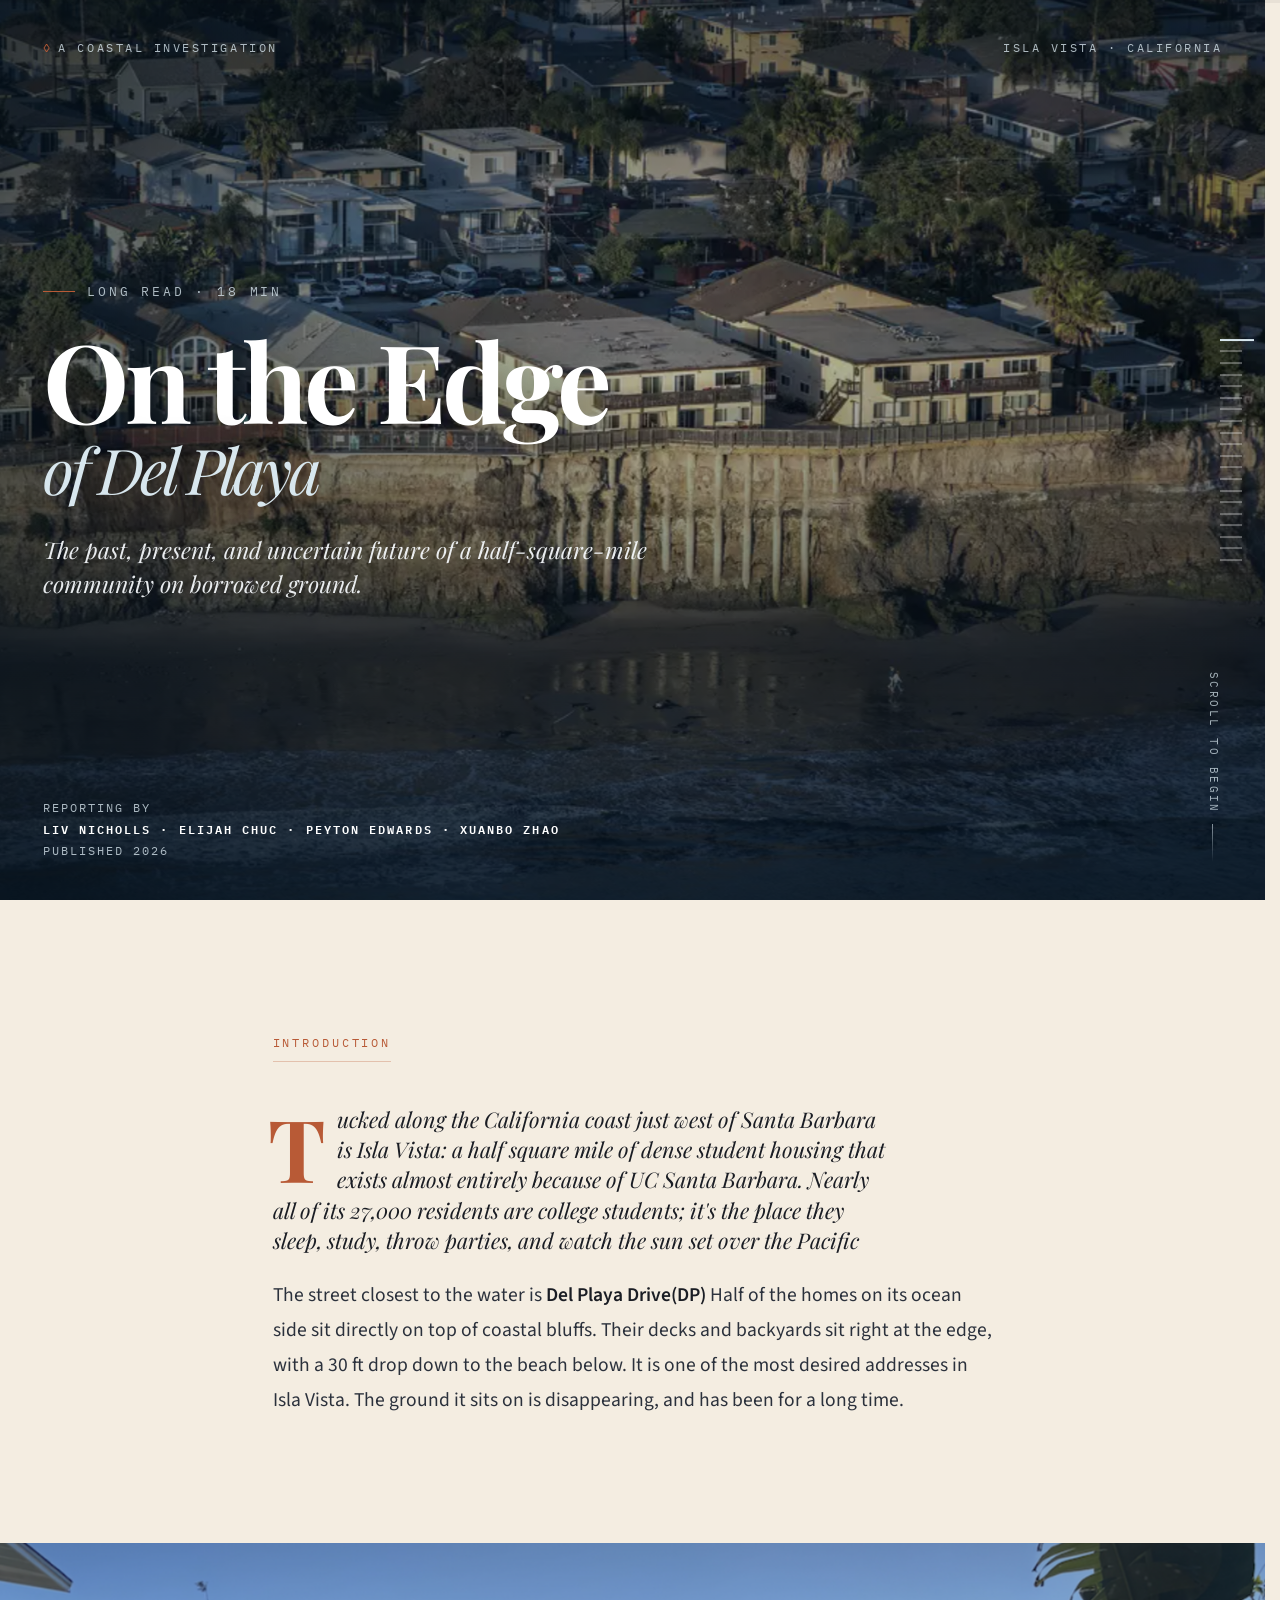
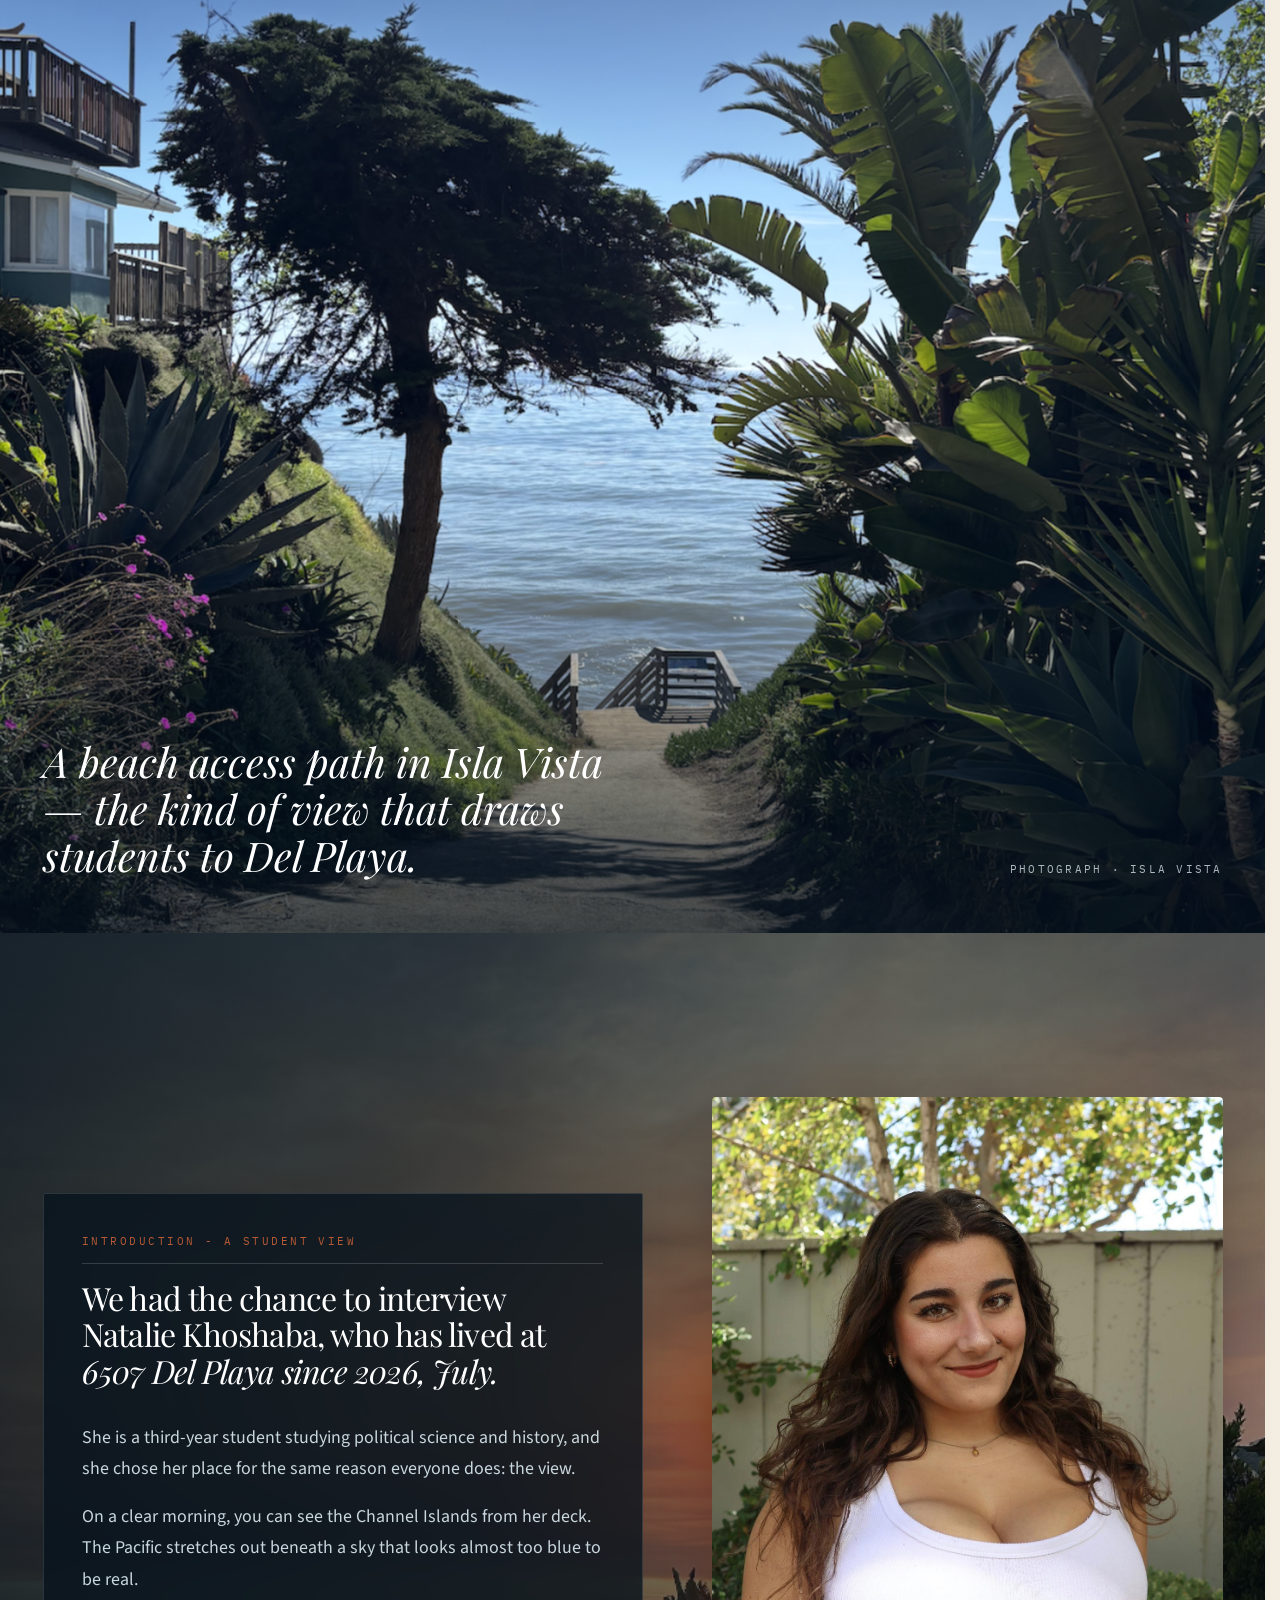
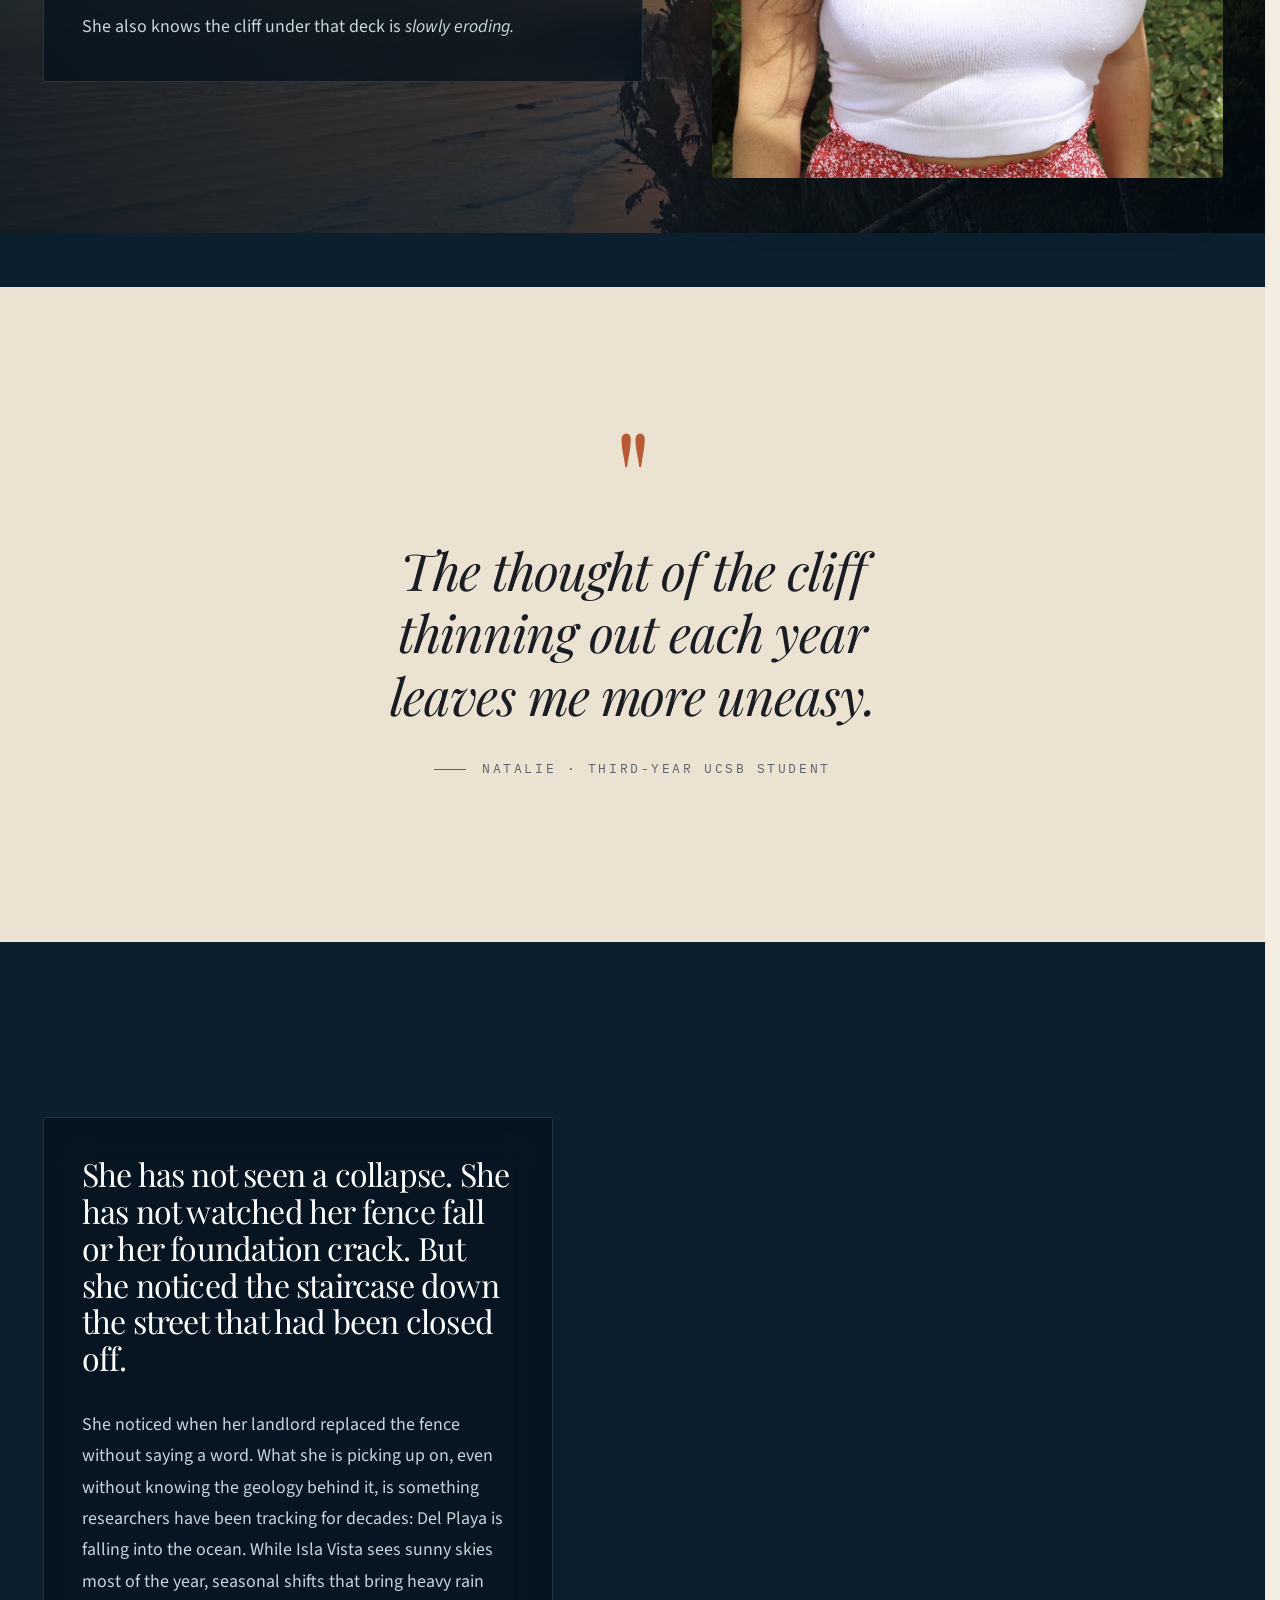
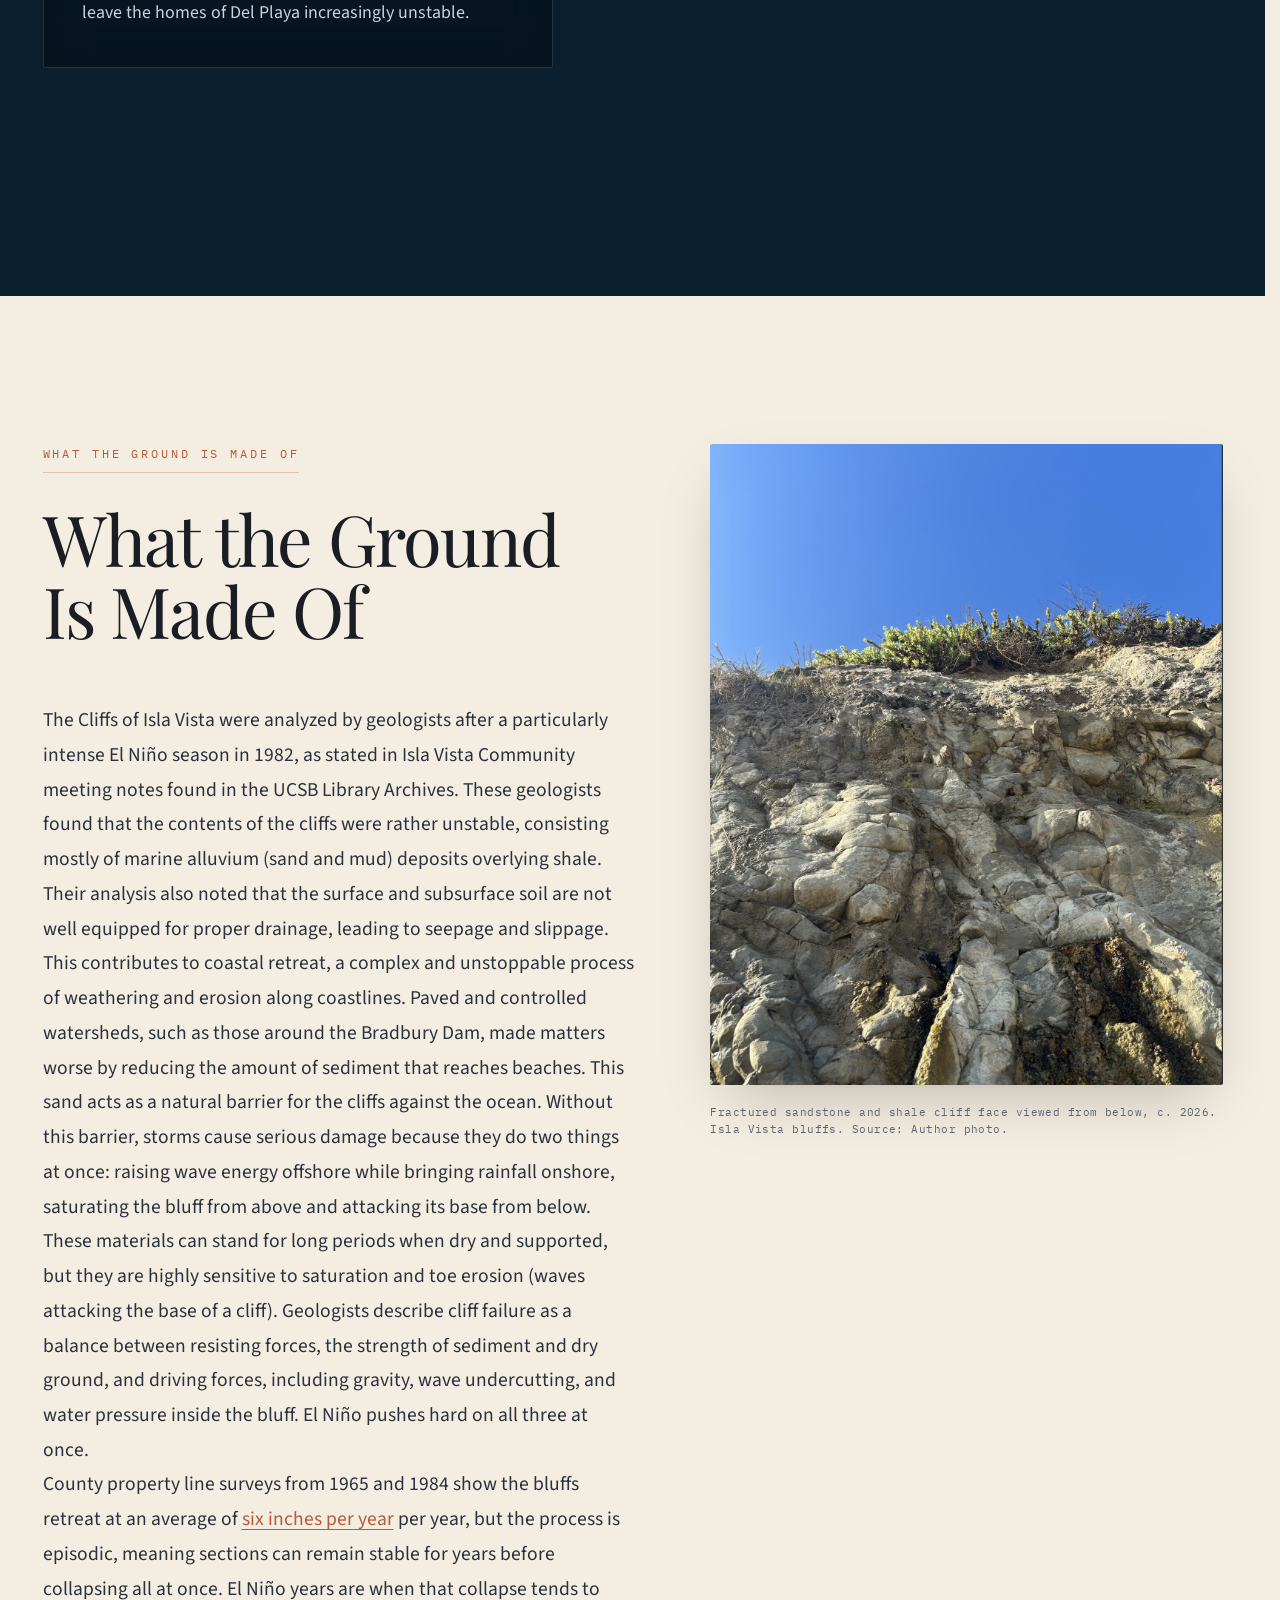
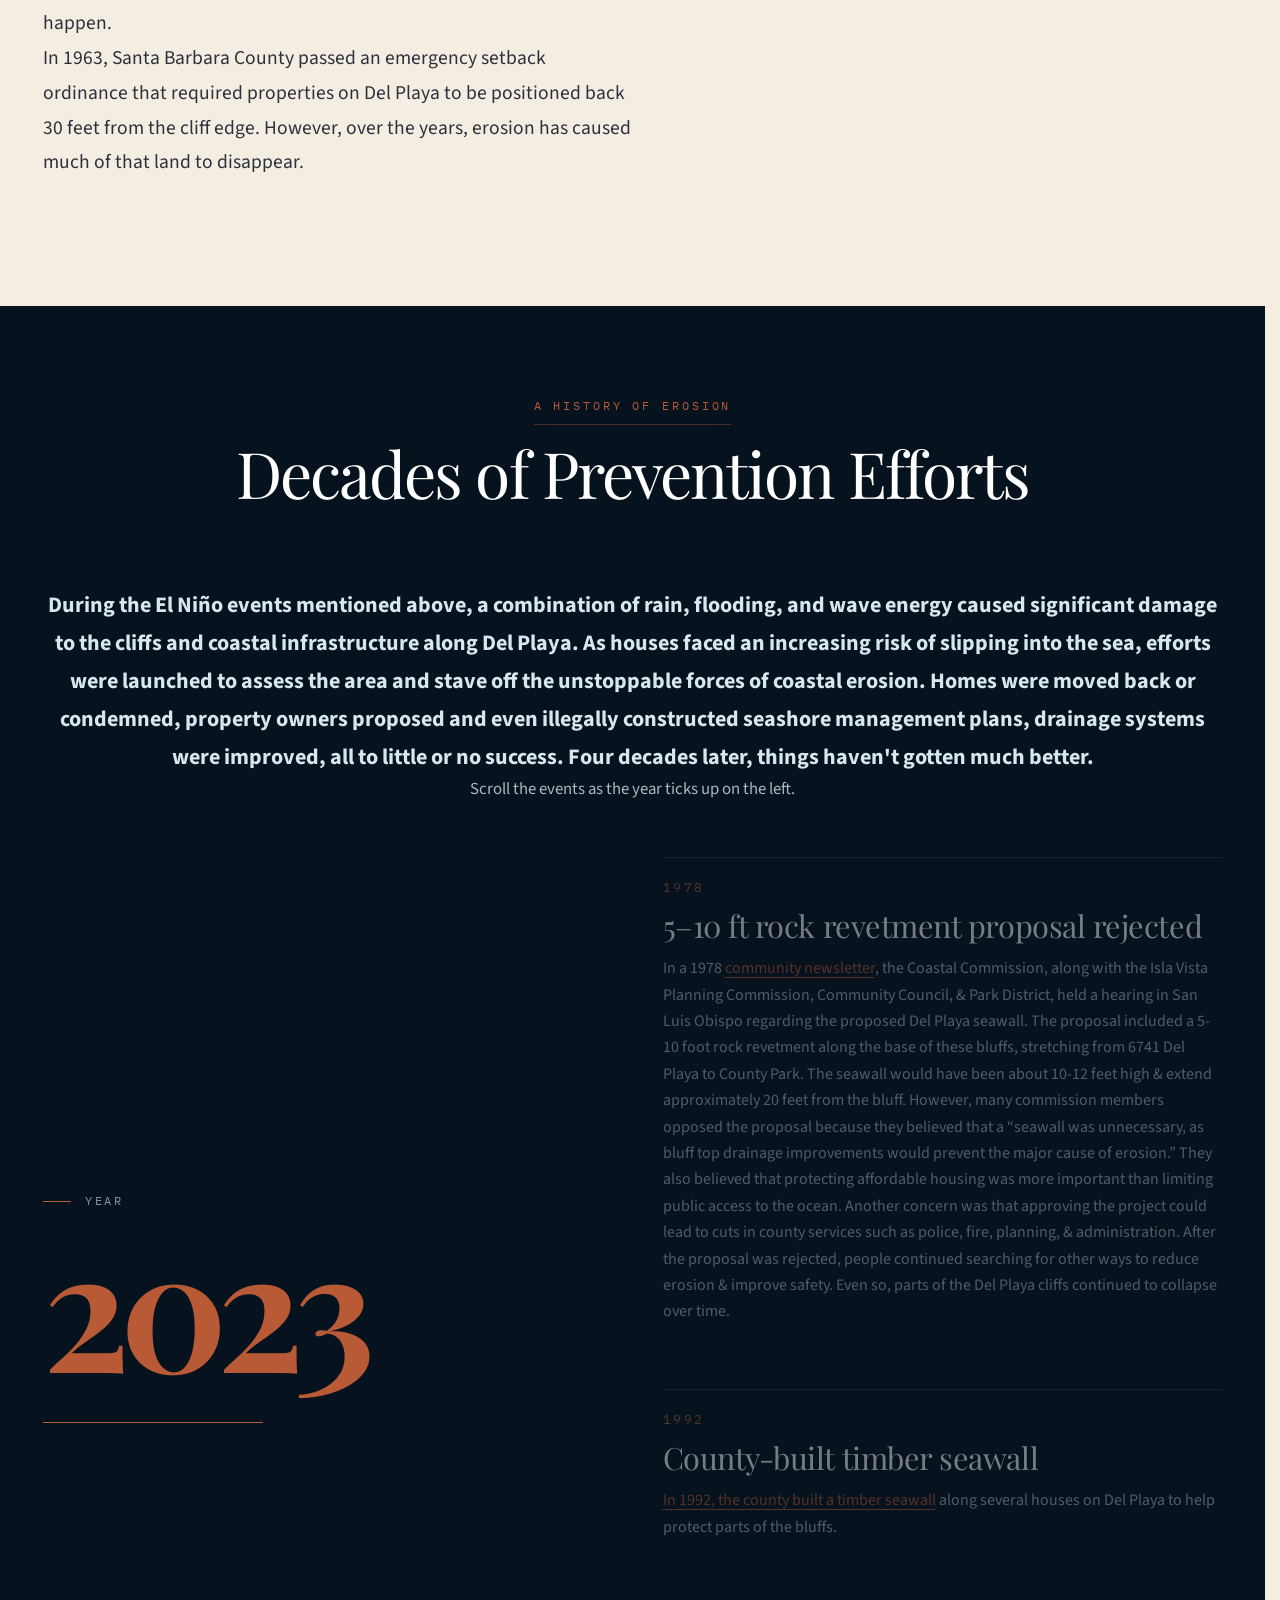
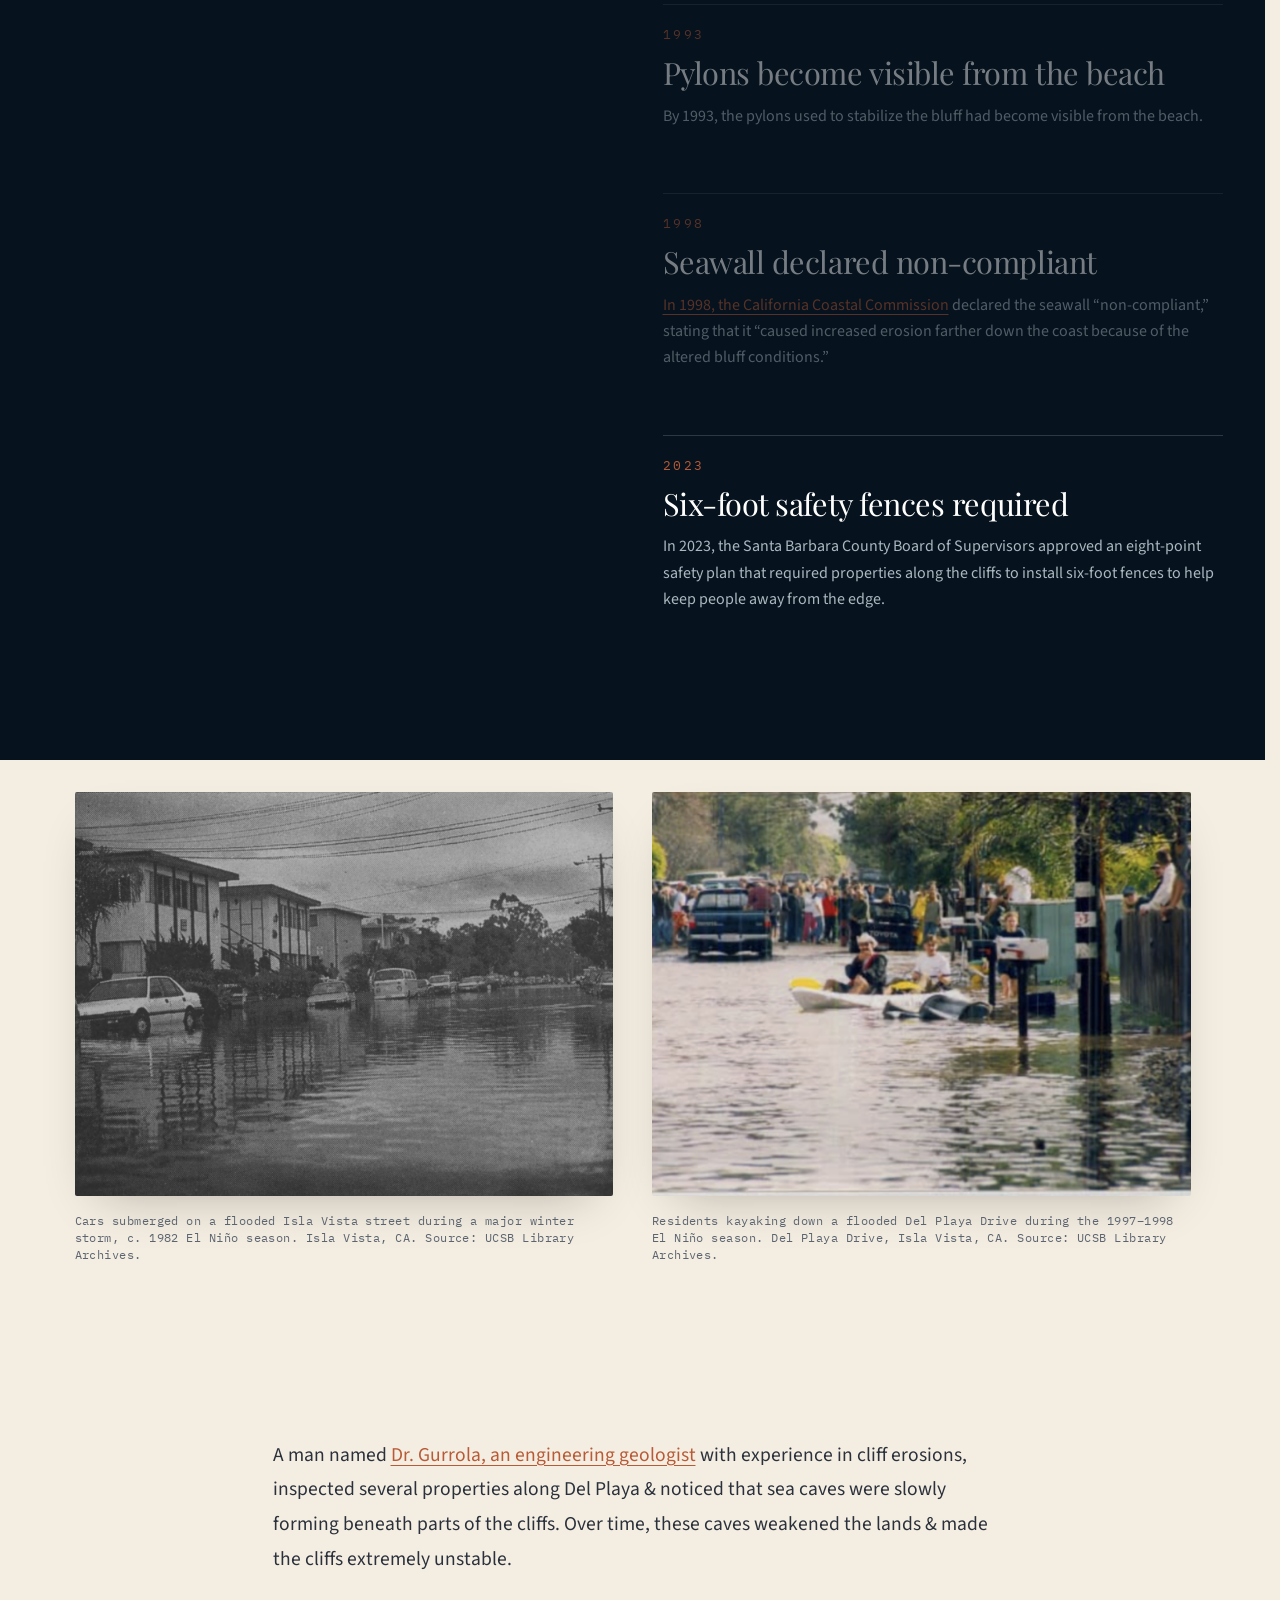
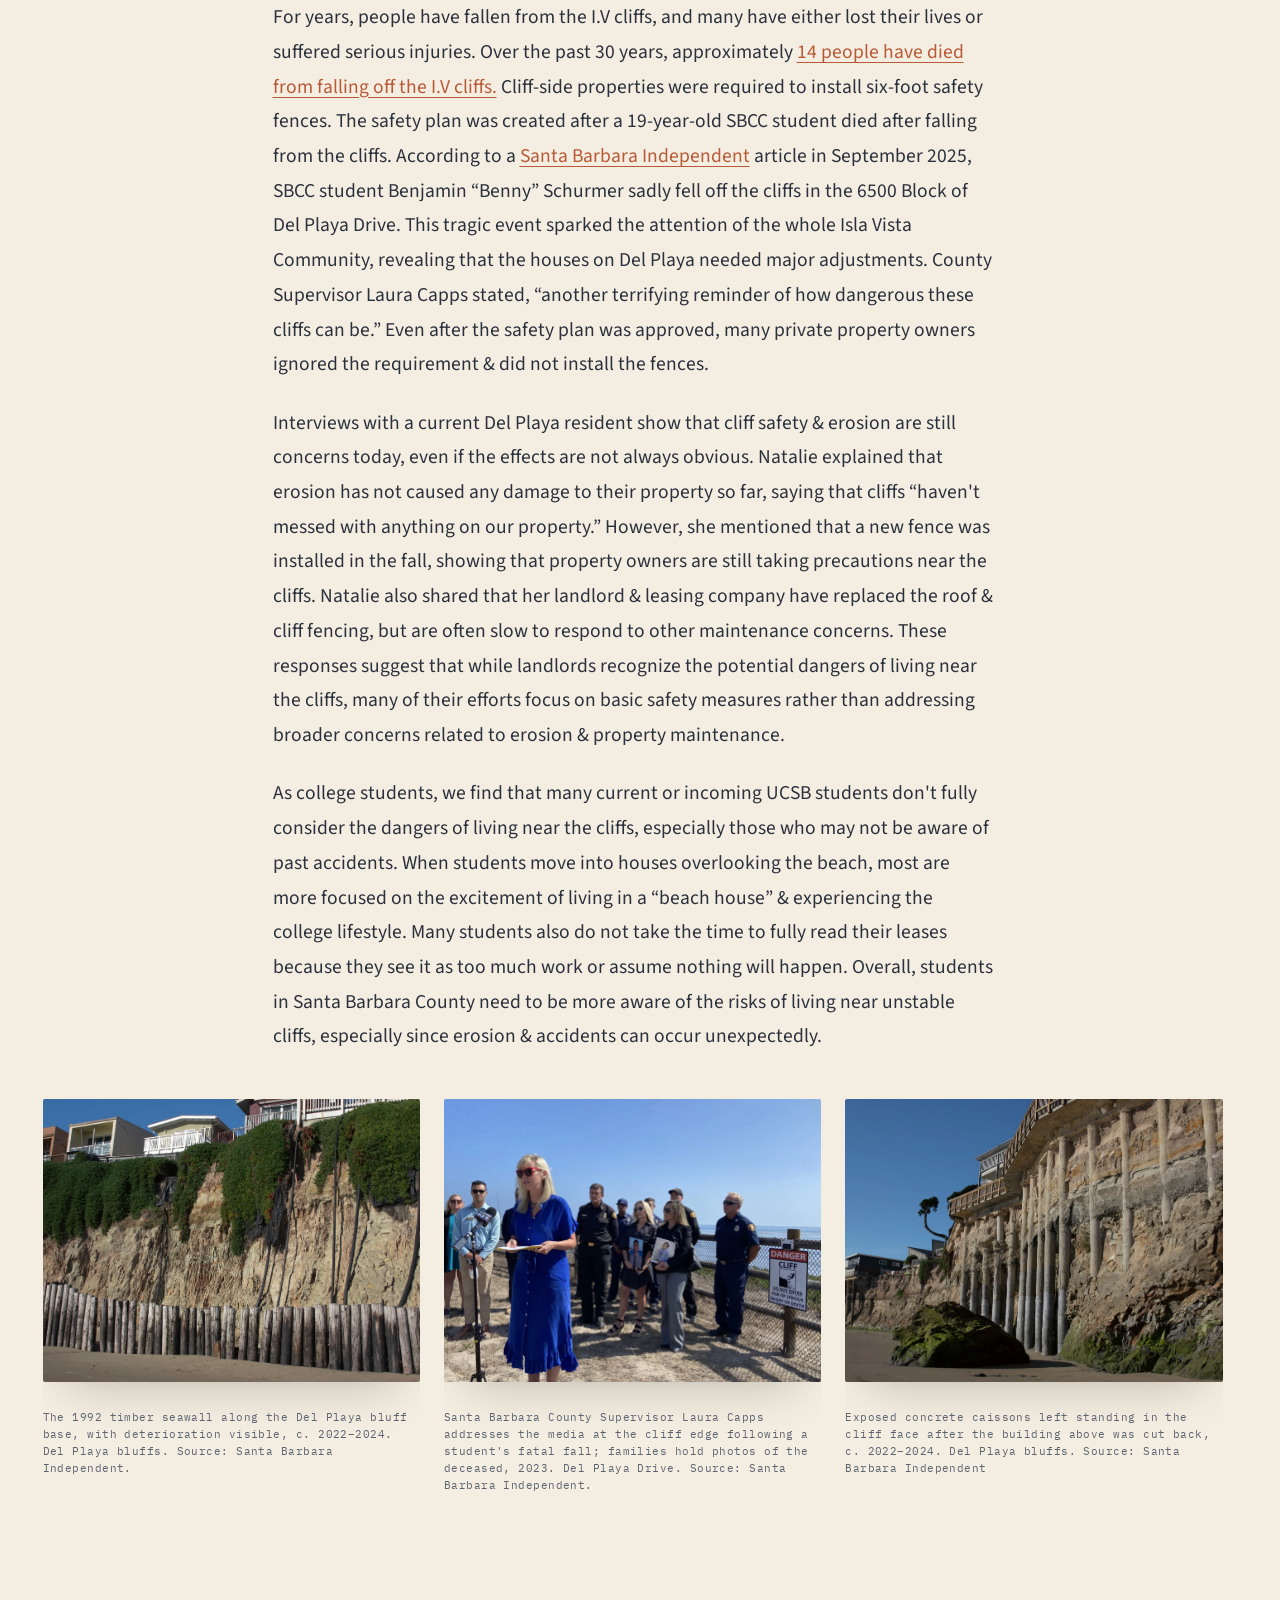
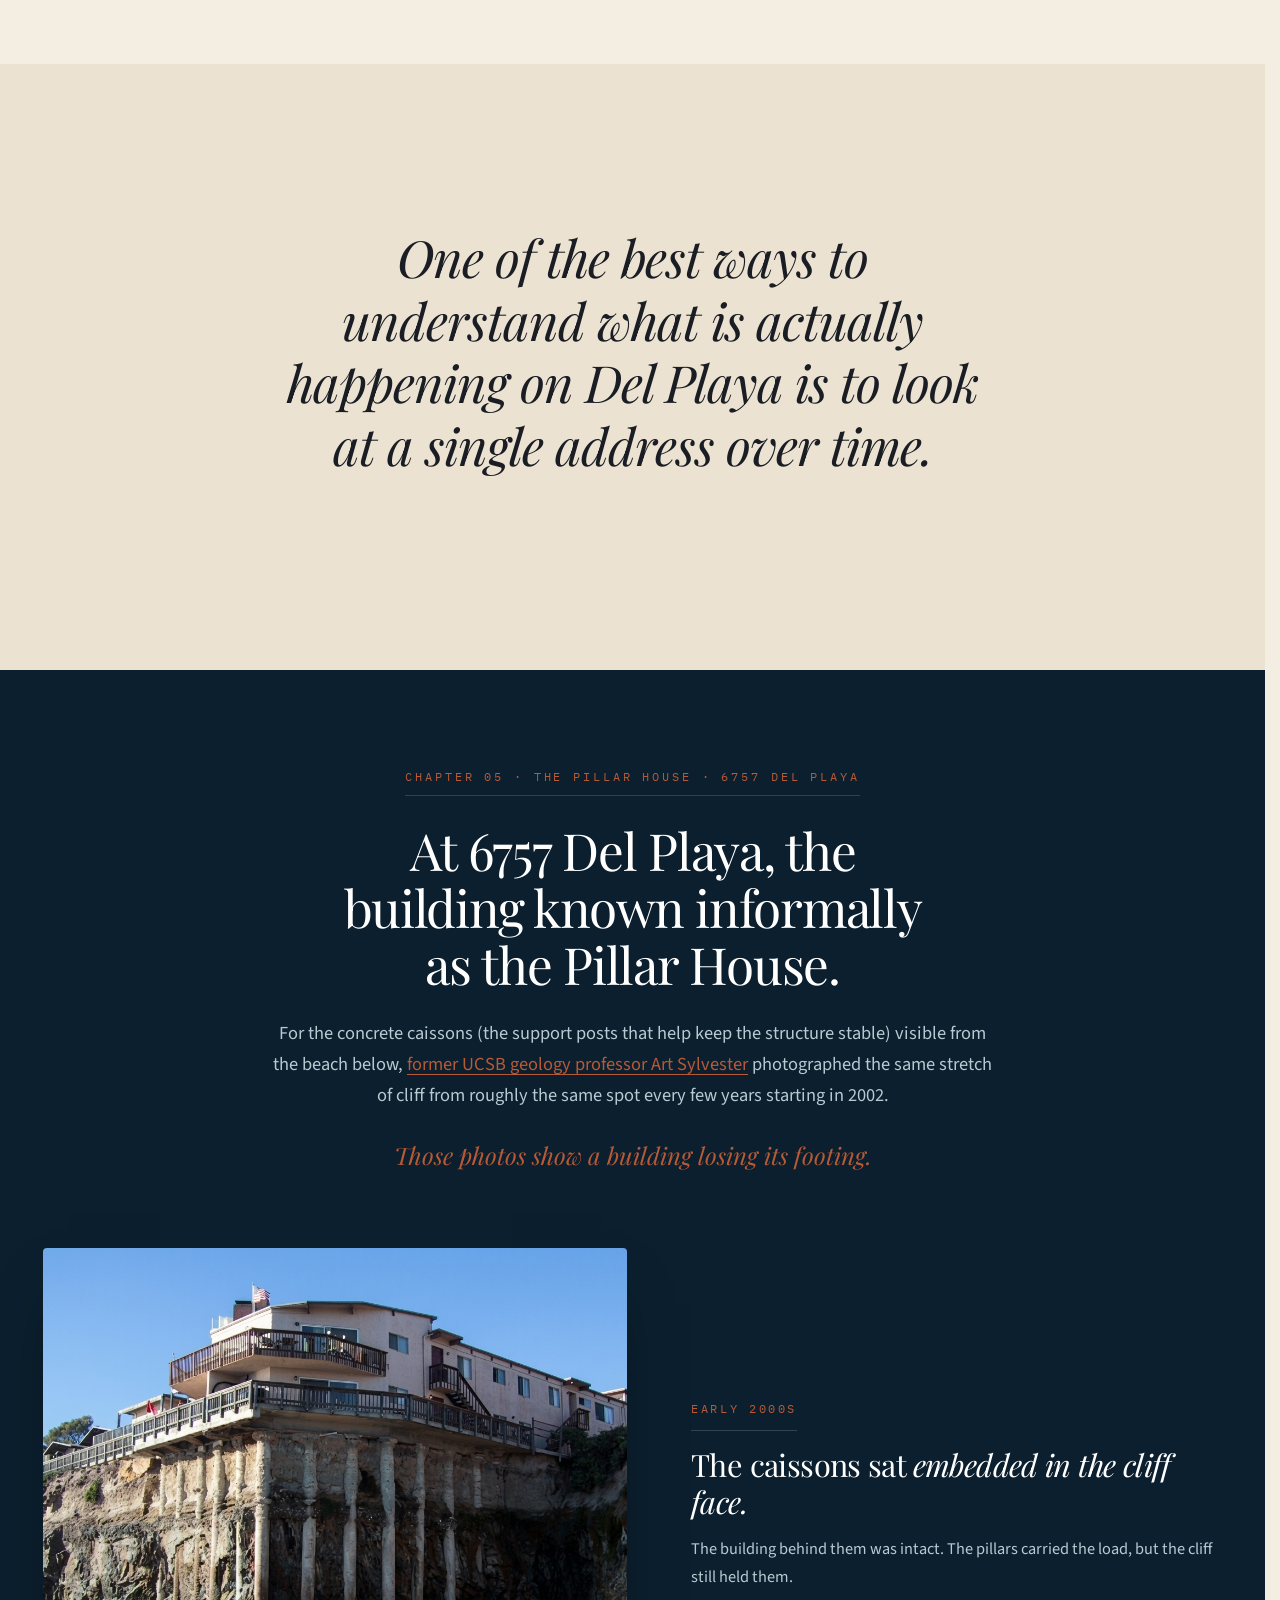
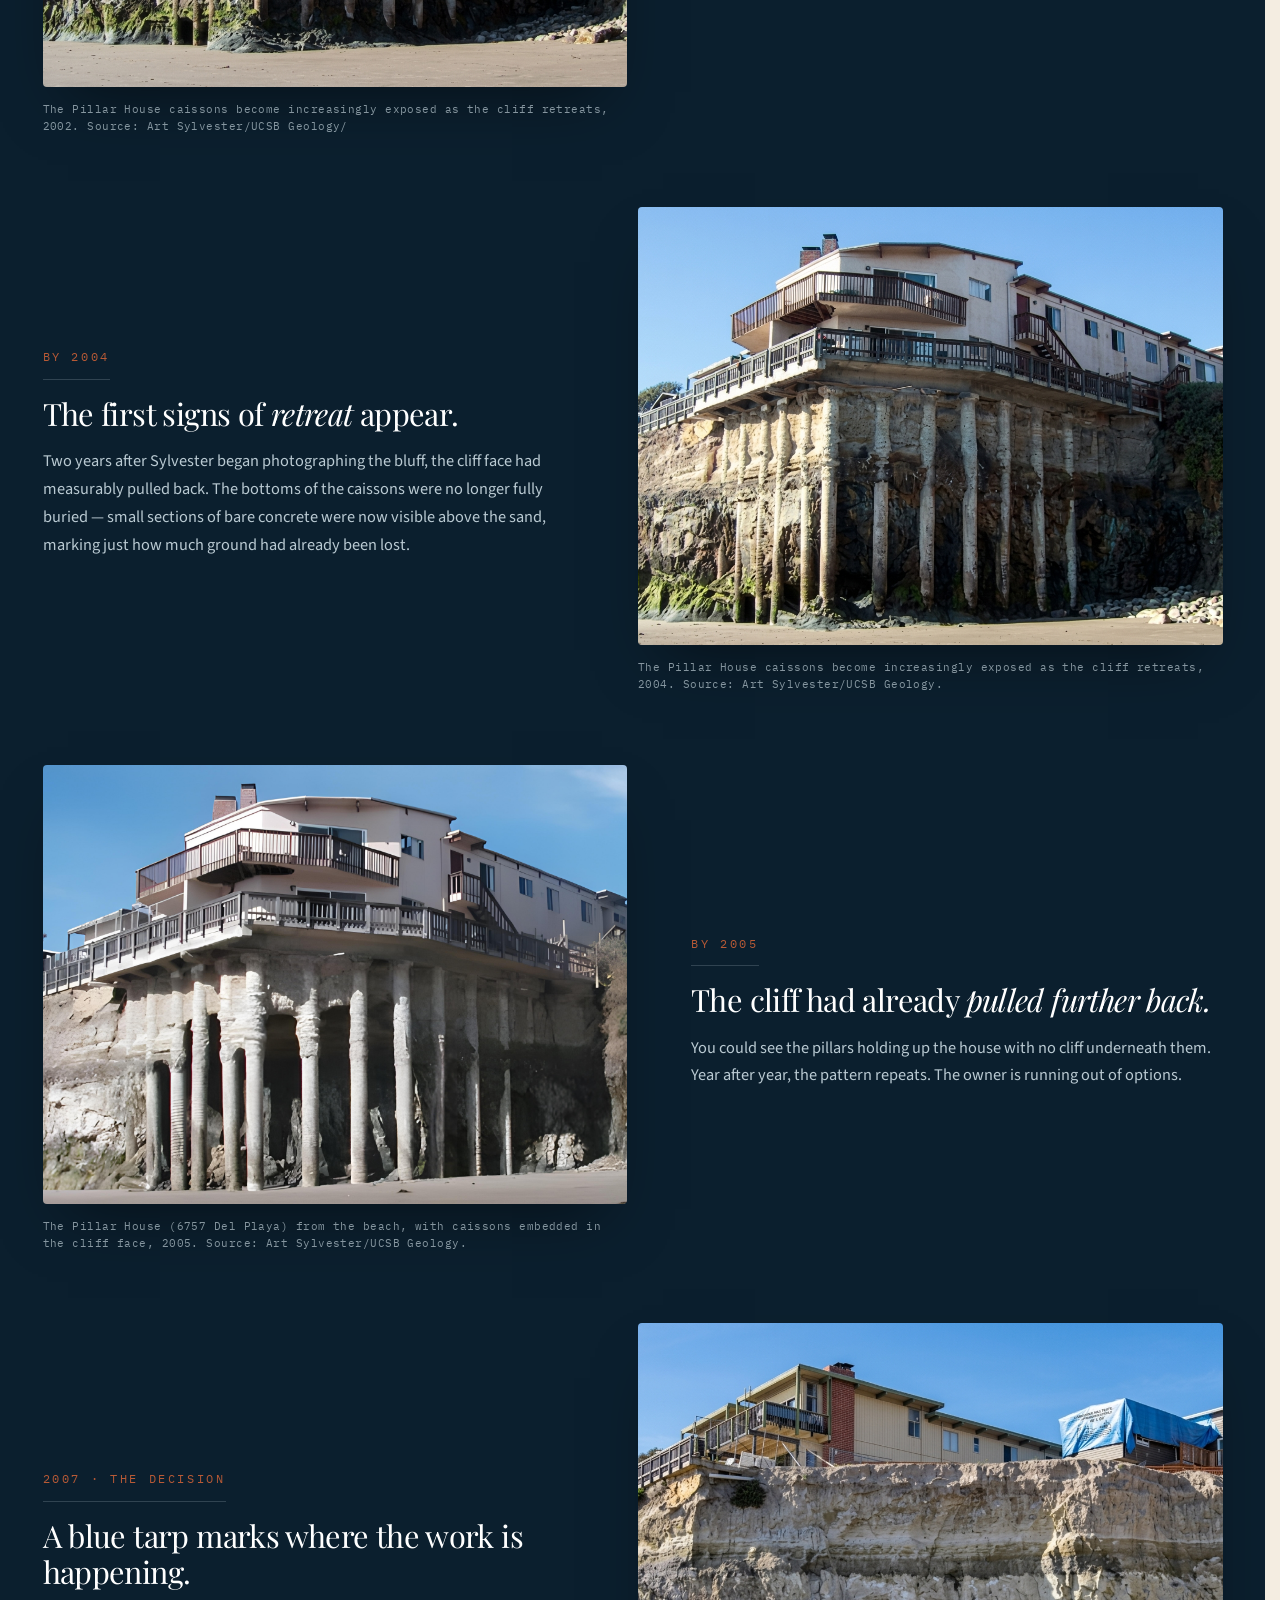
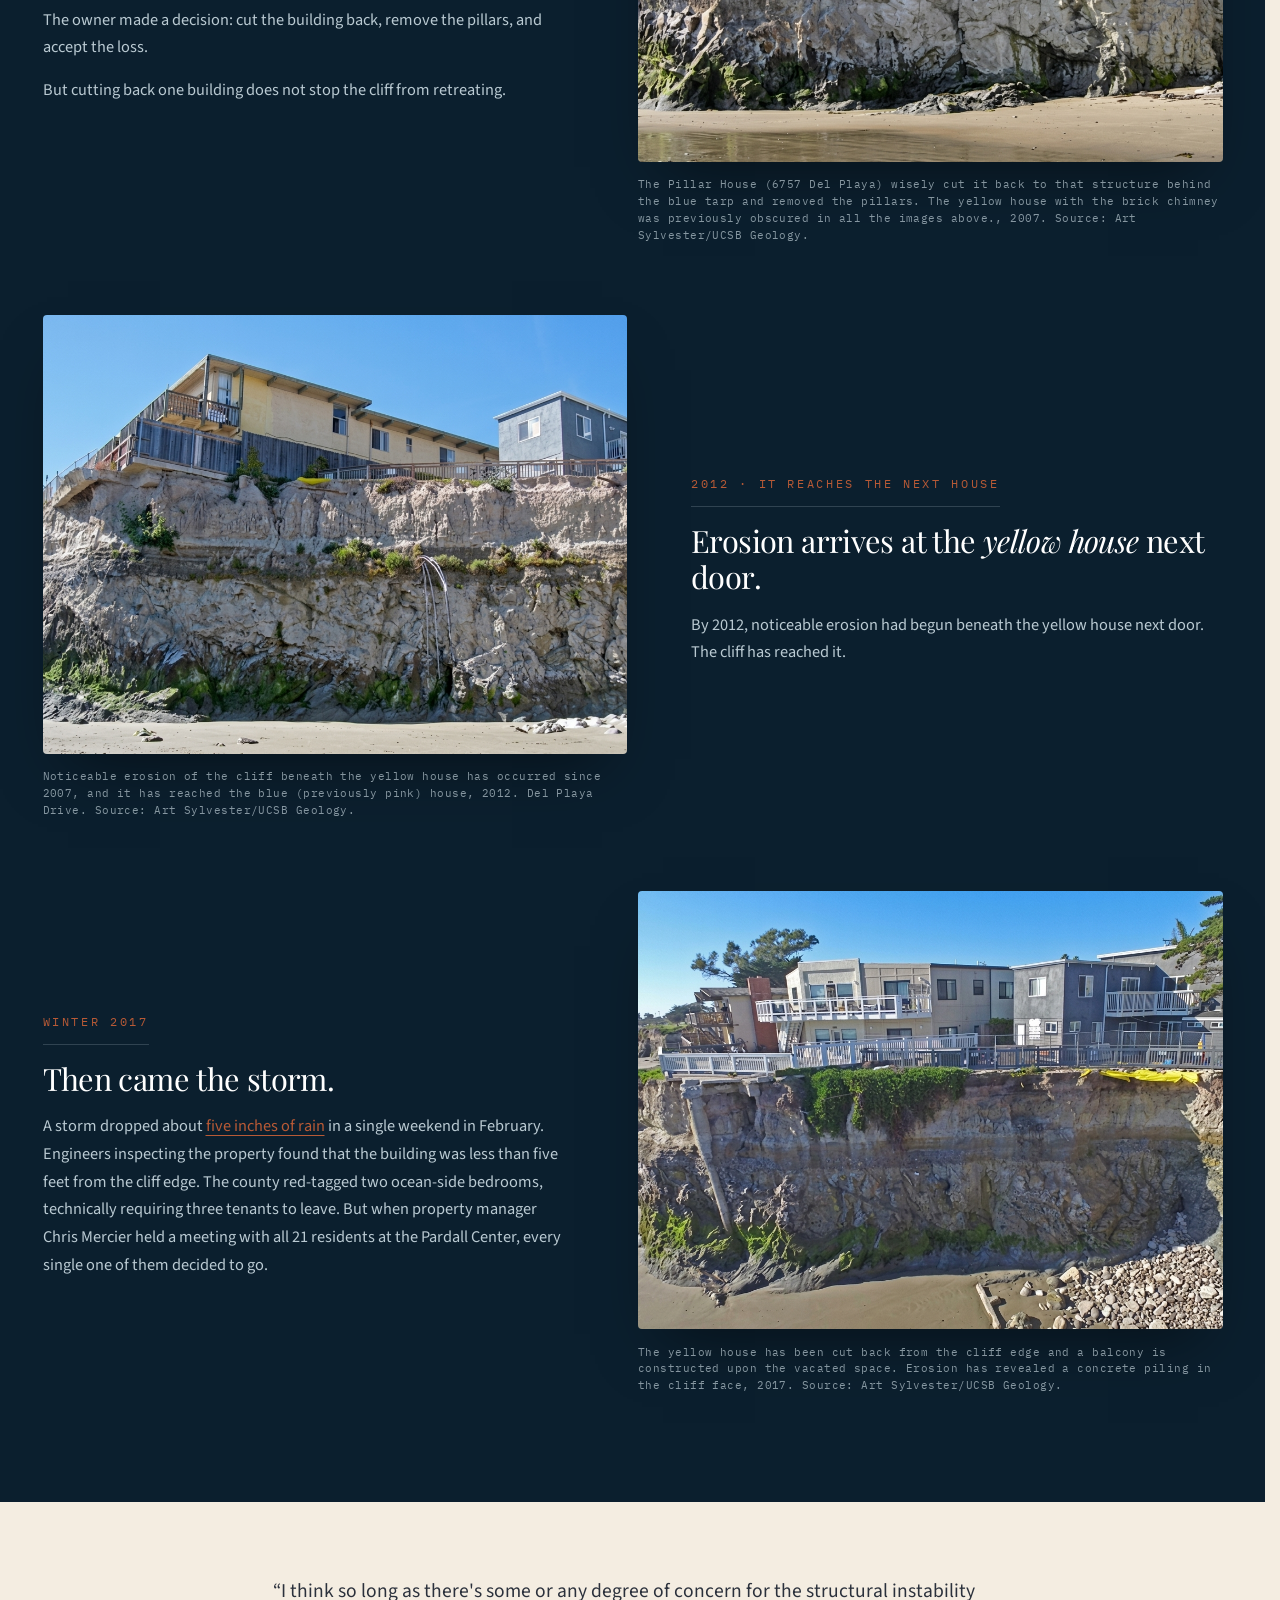
<file: index.html>
<!DOCTYPE html>
<html lang="en">
<head>
<meta charset="utf-8"/>
<meta content="width=device-width, initial-scale=1.0" name="viewport"/>
<title>On the Edge — The Past, Present, and Uncertain Future of Del Playa</title>
<link href="https://fonts.googleapis.com" rel="preconnect"/>
<link crossorigin="" href="https://fonts.gstatic.com" rel="preconnect"/>
<link href="https://fonts.googleapis.com/css2?family=Playfair+Display:ital,wght@0,400;0,500;0,600;0,700;1,400;1,700&amp;family=Source+Sans+3:wght@300;400;500;600;700&amp;family=IBM+Plex+Mono:wght@400;500;700&amp;display=swap" rel="stylesheet"/>
<link rel="stylesheet" href="aos.css" />
<link href="style.css?v=8" rel="stylesheet"/>
<noscript><style>.scrolly__step-card{opacity:1!important;transform:none!important}</style></noscript>
</head>
<body>

<!-- Top progress bar -->
<div class="scroll-progress" aria-hidden="true"><div class="scroll-progress__bar"></div></div>

<!-- ============================================================== -->
<!-- 1. HERO                                                         -->
<!-- ============================================================== -->
<header class="hero" id="hero" data-section data-rail-theme="dark">
  <div class="hero__bg"></div>
  <div class="hero__inner">
    <div class="hero__top">
      <span class="hero__top-mark">A Coastal Investigation</span>
      <span>Isla Vista · California</span>
    </div>
    <div class="hero__center">
      <span class="hero__kicker">Long read · 18 min</span>
      <h1 class="hero__title">On the Edge<span class="hero__title-em" style="display:block;font-style:italic;font-weight:400;font-size:.58em;line-height:1;margin-top:.12em;color:var(--foam)">of Del Playa</span></h1>
      <p class="hero__subtitle">The past, present, and uncertain future of a half-square-mile community on borrowed ground.</p>
    </div>
    <div class="hero__bottom">
      <div class="hero__byline">
        Reporting by<br/>
        <strong>Liv Nicholls · Elijah Chuc · Peyton Edwards · Xuanbo Zhao</strong><br/>
        Published 2026
      </div>
      <span class="hero__scroll">Scroll to begin</span>
    </div>
  </div>
</header>

<!-- ============================================================== -->
<!-- 2. INTRO / SETTING                                              -->
<!-- ============================================================== -->
<section class="read" id="intro" data-section data-rail-theme="light">
  <div class="read__inner">
    <span class="eyebrow eyebrow--accent" data-aos="slide-up">Introduction</span>
    <p class="lead-paragraph" data-aos="slide-up" data-aos-delay="100">Tucked along the California coast just west of Santa Barbara is Isla Vista: a half square mile of dense student housing that exists almost entirely because of UC Santa Barbara. Nearly all of its 27,000 residents are college students; it's the place they sleep, study, throw parties, and watch the sun set over the Pacific</p>
    <p data-aos="slide-up" data-aos-delay="200">The street closest to the water is <strong>Del Playa Drive(DP)</strong> Half of the homes on its ocean side sit directly on top of coastal bluffs. Their decks and backyards sit right at the edge, with a 30 ft drop down to the beach below. It is one of the most desired addresses in Isla Vista. The ground it sits on is disappearing, and has been for a long time.
</p>
  </div>
</section>

<!-- ============================================================== -->
<!-- 3. REVEAL — path to the ocean                                   -->
<!-- ============================================================== -->
<section class="reveal" data-section data-rail-theme="dark" data-aos="zoom-in">
  <div class="reveal__bg" style="background-image:url('assets/image14.png');"></div>
  <div class="reveal__caption">
    <p class="reveal__caption-title" data-aos="fade-up">A beach access path in Isla Vista — the kind of view that draws students to Del Playa.</p>
    <span class="reveal__caption-meta" data-aos="fade-up" data-aos-delay="100">Photograph · Isla Vista</span>
  </div>
</section>

<!-- ============================================================== -->
<!-- 4. NATALIE — scrollmation                                       -->
<!-- ============================================================== -->
<section class="scrolly" id="natalie" data-section data-rail-theme="dark">
  <div class="scrolly__stage">
    <div class="scrolly__media" data-scrolly-media>
      <div class="scrolly__media-layer is-active" data-step="0" style="background-image:url('assets/image20.png');"></div>
      <div class="scrolly__media-layer" data-step="1" style="background-image:url('assets/image20.png'); background-position: center 30%;"></div>
    </div>
  </div>

<!-- 需要加一个图片  -->
<!-- ============================================================== -->
<!-- Introduction --- Natalie  这段字体太小了，                             -->
<!-- ============================================================== -->
  <div class="scrolly__steps" data-scrolly-steps>
    <div class="scrolly__step" data-step="0">
      <div class="scrolly__step-inner">
        <div class="scrolly__step-card">
          <div class="scrolly__step-eyebrow">Introduction - A Student View</div>
          <h3 class="scrolly__step-title">We had the chance to interview Natalie Khoshaba, who has lived at <em>6507 Del Playa since 2026, July.</em> </h3>
          <p class="scrolly__step-text">She is a third-year student studying political science and history, and she chose her place for the same reason everyone does: the view.</p>
          <p class="scrolly__step-text">On a clear morning, you can see the Channel Islands from her deck. The Pacific stretches out beneath a sky that looks almost too blue to be real.</p>
          <p class="scrolly__step-text">She also knows the cliff under that deck is <em>slowly eroding.</em></p>
        </div>
        <figure class="scrolly__step-image">
          <img src="assets/N.jpg" alt="Natalie portrait" loading="lazy"/>
        </figure>
      </div>
    </div>

<!-- ============================================================== -->
<!-- 5. PULL QUOTE — Natalie                                         -->
<!-- ============================================================== -->
<section class="bigquote" data-section data-rail-theme="light" data-aos="zoom-in">
  <div class="bigquote__inner">
    <span class="bigquote__mark" data-aos="fade-up">"</span>
    <p class="bigquote__text" data-aos="fade-up" data-aos-delay="100">The thought of the cliff thinning out each year leaves me more uneasy.</p>
    <p class="bigquote__attr" data-aos="fade-up" data-aos-delay="200">Natalie · Third-year UCSB student</p>
  </div>
</section>

    <div class="scrolly__step scrolly__step--right" data-step="1">
      <div class="scrolly__step-inner">
        <div class="scrolly__step-card">
          <h3 class="scrolly__step-title">She has not seen a collapse. She has not watched her fence fall or her foundation crack. But she noticed the staircase down the street that had been closed off.</h3>
          <p class="scrolly__step-text">She noticed when her landlord replaced the fence without saying a word. What she is picking up on, even without knowing the geology behind it, is something researchers have been tracking for decades: Del Playa is falling into the ocean. While Isla Vista sees sunny skies most of the year, seasonal shifts that bring heavy rain leave the homes of Del Playa increasingly unstable.</p>
        </div>
      </div>
    </div>
</section>






<!-- ============================================================== -->
<!-- What the Ground Is Made Of                                          -->
<!-- ============================================================== -->
<section class="read read--two-col" id="el-nino-intro" data-section data-rail-theme="light">
  <div class="read__inner">
    <div class="read--two-col__wrapper">
      <div class="read--two-col__left">
        <span class="eyebrow eyebrow--accent" data-aos="slide-right">What the Ground Is Made Of</span>
        <h2 data-aos="slide-right" data-aos-delay="100">What the Ground Is Made Of</h2>
        <p data-aos="slide-right" data-aos-delay="200">The Cliffs of Isla Vista were analyzed by geologists after a particularly intense El Niño season in 1982, as stated in Isla Vista Community meeting notes found in the UCSB Library Archives. These geologists found that the contents of the cliffs were rather unstable, consisting mostly of marine alluvium (sand and mud) deposits overlying shale. Their analysis also noted that the surface and subsurface soil are not well equipped for proper drainage, leading to seepage and slippage. This contributes to coastal retreat, a complex and unstoppable process of weathering and erosion along coastlines. Paved and controlled watersheds, such as those around the Bradbury Dam, made matters worse by reducing the amount of sediment that reaches beaches. This sand acts as a natural barrier for the cliffs against the ocean. Without this barrier, storms cause serious damage because they do two things at once: raising wave energy offshore while bringing rainfall onshore, saturating the bluff from above and attacking its base from below.</p>
        <p data-aos="slide-right" data-aos-delay="300">These materials can stand for long periods when dry and supported, but they are highly sensitive to saturation and toe erosion (waves attacking the base of a cliff). Geologists describe cliff failure as a balance between resisting forces, the strength of sediment and dry ground,  and driving forces, including gravity, wave undercutting, and water pressure inside the bluff. El Niño pushes hard on all three at once.
</p>
        <p data-aos="slide-right" data-aos-delay="300">County property line surveys from 1965 and 1984 show the bluffs retreat at an average of <a href="https://www.independent.com/2017/01/27/isla-vista-bluffs-retreat-so-do-del-playa-apartments/" target="_blank">six inches per year</a> per year,
          but the process is episodic, meaning sections can remain stable for years before collapsing all at once.
          El Niño years are when that collapse tends to happen.
</p>
        <p data-aos="slide-right" data-aos-delay="300">In 1963, Santa Barbara County passed an emergency setback ordinance that required properties on Del Playa to be positioned back 30 feet from the cliff edge. However, over the years, erosion has caused much of that land to disappear.
</p>
      </div>
      <figure class="read--two-col__right" data-aos="fade-up">
        <img src="assets/tm1.png" alt="Geological formation" loading="lazy"/>
        <figcaption>Fractured sandstone and shale cliff face viewed from below, c. 2026. Isla Vista bluffs. Source: Author photo.</figcaption>
      </figure>
    </div>
  </div>
</section>



<!-- ============================================================== -->
<!-- 7. TIMELINE                                                     -->
<!-- ============================================================== -->
<section class="timeline-section" id="timeline" data-section data-rail-theme="dark">
  <div class="timeline-section__intro">
    <span class="eyebrow eyebrow--accent" style="margin-inline:auto;display:block;width:fit-content;" data-aos="flip-left">A History of Erosion</span>
    <h2 data-aos="flip-left" data-aos-delay="100">Decades of Prevention Efforts</h2>
    <br> 
    <br>
    <h3 data-aos="flip-left" data-aos-delay="200">During the El Niño events mentioned above, a combination of rain, flooding, and wave energy caused significant damage to the cliffs and coastal infrastructure along Del Playa. As houses faced an increasing risk of slipping into the sea, efforts were launched to assess the area and stave off the unstoppable forces of coastal erosion. Homes were moved back or condemned, property owners proposed and even illegally constructed seashore management plans, drainage systems were improved, all to little or no success. Four decades later, things haven't gotten much better.</h3>
    <p data-aos="flip-left" data-aos-delay="200">Scroll the events as the year ticks up on the left.</h>
  </div>

  <div class="timeline-grid">
    <aside class="timeline-sticky">
      <span class="timeline-sticky__label">Year</span>
      <div class="timeline-sticky__year" data-tl-year>1963</div>
      <div class="timeline-sticky__bar"></div>
    </aside>

    <div class="timeline-events" data-tl-events>
      <article class="tl-event" data-year="1978">
        <div class="tl-event__year">1978</div>
        <h3 class="tl-event__title">5–10 ft rock revetment proposal rejected</h3>
        <p class="tl-event__text">In a 1978 <a href="https://drive.google.com/file/d/1Z-3PWysQZTyAEF8G55Z48HMBW5nd5MV3/view" target="_blank">community newsletter</a>, the Coastal Commission, along with the Isla Vista Planning Commission, Community Council, & Park District, held a hearing in San Luis Obispo regarding the proposed Del Playa seawall. The proposal included a 5-10 foot rock revetment along the base of these bluffs, stretching from 6741 Del Playa to County Park. The seawall would have been about 10-12 feet high & extend approximately 20 feet from the bluff. However, many commission members opposed the proposal because they believed that a “seawall was unnecessary, as bluff top drainage improvements would prevent the major cause of erosion.” They also believed that protecting affordable housing was more important than limiting public access to the ocean. Another concern was that approving the project could lead to cuts in county services such as police, fire, planning, & administration. After the proposal was rejected, people continued searching for other ways to reduce erosion & improve safety. Even so, parts of the Del Playa cliffs continued to collapse over time.</p>
      </article>

      <article class="tl-event" data-year="1992">
        <div class="tl-event__year">1992</div>
        <h3 class="tl-event__title">County-built timber seawall</h3>
        <p class="tl-event__text"> <a href="https://www.independent.com/multimedia/welcome-to-isla-vista-episode-6-the-cliffs-edge/#:~:text=A%20timber%20sea%20wall%20built%20in%201992%20an%20attempt%20to%20protect%20this%20part%20of%20the%20bluffs." target="_blank">In 1992, the county built a timber seawall</a> along several houses on Del Playa to help protect parts of the bluffs. </p>
      </article>
      <article class="tl-event" data-year="1993">
        <div class="tl-event__year">1993</div>
        <h3 class="tl-event__title">Pylons become visible from the beach</h3>
        <p class="tl-event__text">By 1993, the pylons used to stabilize the bluff had become visible from the beach.</p>
      </article>
      <article class="tl-event" data-year="1998">
        <div class="tl-event__year">1998</div>
        <h3 class="tl-event__title">Seawall declared non-compliant</h3>
        <p class="tl-event__text"><a href="https://www.independent.com/multimedia/welcome-to-isla-vista-episode-6-the-cliffs-edge/#:~:text=In%201998%20the%20California%20Coastal%20Commission%20ruled%20that%20the%20sea%20wall%20was%20not%20in%20compliance%20with%20coastal%20regulation%2C%20and%20said%20it%20causes%20increased%20erosion%20to%20bluffs%20farther%20down%20the%20coast" target="_blank">In 1998, the California Coastal Commission</a> declared the seawall “non-compliant,” stating that it “caused increased erosion farther down the coast because of the altered bluff conditions.”</p>
      </article>
      <article class="tl-event" data-year="2023">
        <div class="tl-event__year">2023</div>
        <h3 class="tl-event__title">Six-foot safety fences required</h3>
        <p class="tl-event__text">In 2023, the Santa Barbara County Board of Supervisors approved an eight-point safety plan that required properties along the cliffs to install six-foot fences to help keep people away from the edge.</p>
      </article>
    </div>
  </div>
</section>

<!-- ============================================================== -->
<!-- Image Section                                                  -->
<!-- ============================================================== -->
<section class="image-section" data-section data-rail-theme="light">
  <div class="image-section__inner">
    <div class="image-section__grid">
      <figure class="image-section__figure">
        <img src="assets/image12.png" alt="Image 1" loading="lazy"/>
        <figcaption>Cars submerged on a flooded Isla Vista street during a major winter storm, c. 1982 El Niño season. Isla Vista, CA. Source: UCSB Library Archives.</figcaption>
      </figure>
      <figure class="image-section__figure">
        <img src="assets/image13.png" alt="Image 2" loading="lazy"/>
        <figcaption>Residents kayaking down a flooded Del Playa Drive during the 1997–1998 El Niño season. Del Playa Drive, Isla Vista, CA. Source: UCSB Library Archives.</figcaption>
      </figure>
    </div>
  </div>
</section>


<!-- 1992 Timber seawall / Speaking regarding the death of SBBC student / Visible Pylons-->
<!-- ============================================================== -->
<!-- Decades of Prevention Efforts                                -->
<!-- ============================================================== -->
<section class="read" data-section data-rail-theme="light">
  <div class="read__inner">
  <!-- <span class="eyebrow eyebrow--accent fade-in">Decades of Prevention Efforts </span>
  <h2 data-aos="fade-up">Decades of Prevention Efforts </h2> -->

    <p data-aos="fade-up">A man named <a href="https://www.independent.com/multimedia/welcome-to-isla-vista-episode-6-the-cliffs-edge/#:~:text=Larry%20Gurrola%20is%20a%20consulting%20engineering%20geologist" target="_blank">Dr. Gurrola, an engineering geologist</a> with experience in cliff erosions, inspected several properties along Del Playa & noticed that sea caves were slowly forming beneath parts of the cliffs. Over time, these caves weakened the lands & made the cliffs extremely unstable. </p>
    <p data-aos="fade-up">For years, people have fallen from the I.V cliffs, and many have either lost their lives or suffered serious injuries. Over the past 30 years, approximately <a href="https://www.independent.com/2025/09/14/man-critically-injured-after-falling-40-feet-from-isla-vista-cliff/#:~:text=His%20death%20was%20the%2014th%20cliff%2Drelated%20death%20in%2030%20years" target="_blank">14 people have died from falling off the I.V cliffs.</a> Cliff-side properties were required to install six-foot safety fences. The safety plan was created after a 19-year-old SBCC student died after falling from the cliffs. According to a <a href="https://www.independent.com/2025/09/14/man-critically-injured-after-falling-40-feet-from-isla-vista-cliff/" target="_blank">Santa Barbara Independent</a> article in September 2025, SBCC student Benjamin “Benny” Schurmer sadly fell off the cliffs in the 6500 Block of Del Playa Drive. This tragic event sparked the attention of the whole Isla Vista Community, revealing that the houses on Del Playa needed major adjustments. County Supervisor Laura Capps stated, “another terrifying reminder of how dangerous these cliffs can be.” Even after the safety plan was approved, many private property owners ignored the requirement & did not install the fences.</p>
    <p data-aos="fade-up">Interviews with a current Del Playa resident show that cliff safety & erosion are still concerns today, even if the effects are not always obvious. Natalie explained that erosion has not caused any damage to their property so far, saying that cliffs “haven't messed with anything on our property.” However, she mentioned that a new fence was installed in the fall, showing that property owners are still taking precautions near the cliffs. Natalie also shared that her landlord & leasing company have replaced the roof & cliff fencing, but are often slow to respond to other maintenance concerns. These responses suggest that while landlords recognize the potential dangers of living near the cliffs, many of their efforts focus on basic safety measures rather than addressing broader concerns related to erosion & property maintenance. </p>
    <p data-aos="fade-up">As college students, we find that many current or incoming UCSB students don't fully consider the dangers of living near the cliffs, especially those who may not be aware of past accidents. When students move into houses overlooking the beach, most are more focused on the excitement of living in a “beach house” & experiencing the college lifestyle. Many students also do not take the time to fully read their leases because they see it as too much work or assume nothing will happen. Overall, students in Santa Barbara County need to be more aware of the risks of living near unstable cliffs, especially since erosion & accidents can occur unexpectedly.</p>
  </div>

  <div class="read__figure read__figure--wide fade-in">
    <div class="figure-trio">
      <figure class="figure-trio__item">
        <img src="assets/image.17.png" alt="1992 Timber seawall" loading="lazy"/>
        <figcaption>The 1992 timber seawall along the Del Playa bluff base, with deterioration visible, c. 2022–2024. Del Playa bluffs. Source: Santa Barbara Independent.</figcaption>
      </figure>
      <figure class="figure-trio__item">
        <img src="assets/image.18.png" alt="Speaking regarding the death of SBBC student" loading="lazy"/>
        <figcaption>Santa Barbara County Supervisor Laura Capps addresses the media at the cliff edge following a student's fatal fall; families hold photos of the deceased, 2023. Del Playa Drive. Source: Santa Barbara Independent.</figcaption>
      </figure>
      <figure class="figure-trio__item">
        <img src="assets/image.19.png" alt="Visible Pylons" loading="lazy"/>
        <figcaption>Exposed concrete caissons left standing in the cliff face after the building above was cut back, c. 2022–2024. Del Playa bluffs. Source: Santa Barbara Independent</figcaption>
      </figure>
    </div>
  </div>
</section>


<!-- ============================================================== -->
<!-- 9. TRANSITION                                                   -->
<!-- ============================================================== -->
<section class="bigquote" data-section data-rail-theme="light" style="background:var(--bone-2);">
  <div class="bigquote__inner">
    <p class="bigquote__text fade-in" style="font-size:clamp(1rem, vw, rem);">One of the best ways to understand what is actually happening on Del Playa is to look at a single address over time.</em></p>
  </div>
</section>


<!-- ============================================================== -->
<!-- 12. PILLAR HOUSE — image timeline                               -->
<!-- ============================================================== -->
<section class="pillar-section" id="pillar-house" data-section data-rail-theme="dark">
  <div class="pillar-section__intro">
    <span class="eyebrow eyebrow--accent" style="color:var(--accent);border-color:rgba(184,90,54,0.4);">Chapter 05 · The Pillar House · 6757 Del Playa</span>
    <h2>At 6757 Del Playa, the building known informally as the Pillar House.</h2>
    <p>For the concrete caissons (the support posts that help keep the structure stable) visible from the beach below, <a href="https://sylvester.faculty.geol.ucsb.edu/UCSB_Beaches/IVCLIFFS/compare2004&2005.html" target="_blank">former UCSB geology professor Art Sylvester</a> photographed the same stretch of cliff from roughly the same spot every few years starting in 2002.</p>
    <p class="pillar-section__tag"><em>Those photos show a building losing its footing.</em></p>
  </div>

  

  <div class="pillar-timeline">
    <div class="pillar-item">
      <figure class="pillar-item__figure">
        <div class="pillar-item__image" style="background-image:url('assets/image25.png');"></div>
        <figcaption>The Pillar House caissons become increasingly exposed as the cliff retreats, 2002. Source: Art Sylvester/UCSB Geology/
      </figure>
      <div class="pillar-item__text">
        <div class="pillar-item__year">Early 2000s</div>
        <h3>The caissons sat <em>embedded in the cliff face.</em></h3>
        <p>The building behind them was intact. The pillars carried the load, but the cliff still held them.</p>
      </div>
    </div>

    <div class="pillar-item pillar-item--reverse">
      <figure class="pillar-item__figure">
        <div class="pillar-item__image" style="background-image:url('assets/image24.png');"></div>
        <figcaption>The Pillar House caissons become increasingly exposed as the cliff retreats, 2004. Source: Art Sylvester/UCSB Geology.</figcaption>
      </figure>
      <div class="pillar-item__text">
        <div class="pillar-item__year">By 2004</div>
        <h3>The first signs of <em>retreat</em> appear.</h3>
        <p>Two years after Sylvester began photographing the bluff, the cliff face had measurably pulled back. The bottoms of the caissons were no longer fully buried — small sections of bare concrete were now visible above the sand, marking just how much ground had already been lost.</p>
      </div>
    </div>

    <div class="pillar-item">
      <figure class="pillar-item__figure">
        <div class="pillar-item__image" style="background-image:url('assets/image21.jpg');"></div>
        <figcaption>The Pillar House (6757 Del Playa) from the beach, with caissons embedded in the cliff face, 2005. Source: Art Sylvester/UCSB Geology.</figcaption>
      </figure>
      <div class="pillar-item__text">
        <div class="pillar-item__year">By 2005</div>
        <h3>The cliff had already <em>pulled further back.</em></h3>
        <p>You could see the pillars holding up the house with no cliff underneath them. Year after year, the pattern repeats. The owner is running out of options.</p>
      </div>
    </div>

    <div class="pillar-item pillar-item--reverse">
      <figure class="pillar-item__figure">
        <div class="pillar-item__image" style="background-image:url('assets/image23.png');"></div>
        <figcaption>The Pillar House (6757 Del Playa) wisely cut it back to that structure behind the blue tarp and removed the pillars. The yellow house with the brick chimney was previously obscured in all the images above., 2007. Source: Art Sylvester/UCSB Geology.</figcaption>
      </figure>
      <div class="pillar-item__text">
        <div class="pillar-item__year">2007 · The decision</div>
        <h3>A blue tarp marks where the work is happening.</h3>
        <p>The owner made a decision: cut the building back, remove the pillars, and accept the loss.</p>
        <p>But cutting back one building does not stop the cliff from retreating.</p>
      </div>
    </div>

    <div class="pillar-item">
      <figure class="pillar-item__figure">
        <div class="pillar-item__image" style="background-image:url('assets/image22.png');"></div>
        <figcaption>Noticeable erosion of the cliff beneath the yellow house has occurred since 2007, and it has reached the blue (previously pink) house, 2012. Del Playa Drive. Source: Art Sylvester/UCSB Geology.</figcaption>
      </figure>
      <div class="pillar-item__text">
        <div class="pillar-item__year">2012 · It reaches the next house</div>
        <h3>Erosion arrives at the <em>yellow house</em> next door.</h3>
        <p>By 2012, noticeable erosion had begun beneath the yellow house next door. The cliff has reached it.</p>
      </div>
    </div>

    <div class="pillar-item pillar-item--reverse">
      <figure class="pillar-item__figure">
        <div class="pillar-item__image" style="background-image:url('assets/image26.png');"></div>
        <figcaption>The yellow house has been cut back from the cliff edge and a balcony is constructed upon the vacated space. Erosion has revealed a concrete piling in the cliff face, 2017. Source: Art Sylvester/UCSB Geology.</figcaption>
      </figure>
      <div class="pillar-item__text">
        <div class="pillar-item__year">Winter 2017</div>
        <h3>Then came the storm.</h3>
        <p>A storm dropped about <a href="https://dailynexus.com/2017-02-22/cliff-erosion-forces-over-20-residents-to-vacate-del-playa-property" target="_blank">five inches of rain</a> in a single weekend in February. Engineers inspecting the property found that the building was less than five feet from the cliff edge. The county red-tagged two ocean-side bedrooms, technically requiring three tenants to leave. But when property manager Chris Mercier held a meeting with all 21 residents at the Pardall Center, every single one of them decided to go.</p>
      </div>
    </div>
  </div>
</section>

<!-- ============================================================== -->
<!-- 17. After-Winter reading                                        -->
<!-- ============================================================== -->
<section class="read read--tight" data-section data-rail-theme="light">
  <div class="read__inner">
    <p data-aos="fade-up">“I think so long as there's some or any degree of concern for the structural instability of any part of the unit, our safety is still put in jeopardy to some degree,” said Luciano Thomas, a second-year art major who lived there.</p>
    <p data-aos="fade-up">Mercier confirmed the building had lost about <a href="https://www.noozhawk.com/students_isla_vista_find_new_housing_erosion_house_5_feet_cliff_edge/" target="_blank">three feet of cliff</a> in that one storm. It had been sitting eight and a half feet from the edge. After one Friday of rain, it was at five and a half.</p>
    <p data-aos="fade-up">For the students trying to find new housing in the middle of the winter quarter, the timing was brutal. Reed Zabel, a second-year political science major, described trying to relocate a ten-person house on short notice in a town with almost no vacancies.
</p>
    <p data-aos="fade-up">“With the vacancy rate in the area, it's really hard to find anything to accommodate all 10 people or even just find a place that's reasonably close to campus,” he said. “The only options that are open are things that people have passed up, obviously.”
</p>
    <p data-aos="fade-up">The lawyer from the Isla Vista Tenants Union who was at that meeting put the situation plainly. Because California had been in a drought for years, she explained, students had been able to live without facing dramatic erosion. It was "a roll of the dice," she said.</p>
    <p class="fade-in lead-paragraph" style="font-size:1.4rem !important;">Nothing collapsed. Nobody was hurt. The cliff just crept close enough in one weekend that twenty-one people had to leave.</p>
    <p data-aos="fade-up">Back in Sylvester's archive, the January 2017 photos show the yellow house has now been cut back from the edge too, with a balcony built on the space where the building used to extend. A concrete piling is visible in the cliff face, exposed by years of continued erosion.</p>
<!-- photo -->
    <figure class="read__figure read__figure--wide fade-in">
    <div class="figure-pair">
      <div class="figure-pair__item">
        <img src="assets/cliff-2024.png" alt="Del Playa cliff erosion" loading="lazy"/>
      </div>
    </div>
    <figcaption>Del Playa cliff showing erosion and coastal infrastructure. Source: Daily Nexus</figcaption>
  </figure>
<!-- photo -->
    <p data-aos="fade-up">Two years later, in April 2019, <a href="https://dailynexus.com/2019-04-16/concrete-caisson-collapse/"></a>a 20-foot concrete caisson collapsed</a> onto the beach below the adjacent property at 6761 (the yellow house). The building itself had already been reconfigured years earlier, but the old caissons from the original foundation were still standing, detached and freestanding after the patio above them was removed.</p>
    <p data-aos="fade-up">Nobody was hurt, but the beam had to be broken into pieces and hauled off the beach in a wheelbarrow.</p>
    <p data-aos="fade-up">The work of managing erosion does not end when a building gets cut back. The infrastructure left behind keeps breaking down and falling. One building's solution becomes the next building's hazard.</p>
  </div>
</section>


<!-- ============================================================== -->
<!-- Two Collapses, One Pattern                                  -->
<!-- ============================================================== -->
<section class="events" id="collapses" data-section data-rail-theme="light">
  <div class="events__inner">
    <h1 data-aos="slide-left" data-aos-delay="100">The pattern at the Pillar House played out elsewhere on the street as well...</h1>
    <article class="event" data-aos="slide-left" data-aos-delay="200">
      <div class="event__date">January 22, 2017 · The Oasis · 6653 Del Playa</div>
      <h3 class="event__title">A section of bluff collapsed into the ocean on a Sunday afternoon.</h3>
      <p>On a Sunday afternoon during a heavy storm(On January 22, 2017), <a href="https://dailynexus.com/2017-01-26/bluff-collapse-leaves-28-residents-without-homes/">a section of bluff at 6653 Del Playa collapsed into the ocean.</a> Part of the building's communal backyard went with it. Nobody was hurt, but four of the nine units at the property, known as The Oasis, had to be evacuated — leaving twenty-eight students displaced.</p>
      <p>Residents said it sounded like a massive earthquake.</p>

<!-- photo -->
    <figure class="read__figure read__figure--wide fade-in">
    <div class="figure-pair">
      <div class="figure-pair__item">
        <img src="assets/image16.png" alt="1992 Timber seawall" loading="lazy"/>
        
      </div>
    </div>
    <figcaption>Deck collapse at 6653 DP, January 2017. Source: Noozhawk</figcaption>
  </figure>
<!-- photo -->      

      <p>What made this event more than just a scary moment was what it revealed about the county's monitoring system. Officials had flagged <the href="https://www.independent.com/2017/01/27/isla-vista-bluffs-retreat-so-do-del-playa-apartments/">the eastern side</a> of the building because the bluff was within ten feet of the foundation. But the collapse happened on the western side, where the bluff was considered safe.</a></p>
      <p><At href="https://www.independent.com/2017/01/27/isla-vista-bluffs-retreat-so-do-del-playa-apartments/">At least 30 buildings</a> on Del Playa have been cut back over recent decades. Each cutback reduces a building's footprint, which means fewer units and less housing in a town that is already severely short on housing.</p>
    </article>

    <article class="event fade-in">
      <div class="event__date">February 6, 2024 · 6745 Del Playa</div>
      <h3 class="event__title">Seven years later, it happened again.</h3>
      <p> A deck at <a href="https://www.independent.com/2024/02/13/will-the-ocean-eat-isla-vista/">6745 Del Playa</a> collapsed on February 6, 2024.</p>
      <p>The building had been thought to be eighteen to nineteen feet from the cliff edge. Four surrounding buildings were evacuated after this collapse.</p>
      <p>A local official called it a wake-up call and said there needs to be a reevaluation of cliff policies given how much climate change has shifted things.</p>
      <p>After the 2024 collapse, reporters found that about <a href="https://www.independent.com/2024/02/13/will-the-ocean-eat-isla-vista/">five properties within ten feet of the cliff</a> had not been required to vacate, because of exceptions granted for deepened foundations. The county also could not provide geotechnical reports for roughly a dozen inhabited properties within twenty feet of the edge.</a> The structural safety of those buildings, relative to what is happening to the ground beneath them, is not documented.</p>
<!-- photo -->
    <figure class="read__figure read__figure--wide fade-in">
    <div class="figure-pair">
      <div class="figure-pair__item">
        <img src="assets/image6.png" alt="1992 Timber seawall" loading="lazy"/>
      </div>
    </div>
    <figcaption>Cliff Collapse, February 2024. Source: Santa Barbara Fire Department</figcaption>
  </figure>
<!-- photo -->
    </article>
<!-- CLIFF EVOLUTION TIMELINE -->
 <!-- https://sylvester.faculty.geol.ucsb.edu/UCSB_Beaches/IVCLIFFS/compare1993&2002.html -->
  <div class="timeline-evolution">
    <h3 class="timeline-evolution__title" data-aos="fade-up">6745 DP Overtime (1987-2014)</h3>

    <div class="timeline-evolution__track">
      <div class="timeline-evolution__item" data-aos="fade-up" data-aos-delay="0">
        <div class="timeline-evolution__year">1987</div>
        <div class="timeline-evolution__image">
          <div class="timeline-evolution__image-placeholder" style="background-image:url('assets/tm3.jpg');"></div>
        </div>
        <div class="timeline-evolution__text">
          <p>Historical view of four Del Playa bluff-top structures (A–D) with pilings visible at the cliff base, c. 1987. Source: Art Sylvester/UCSB Geology.</p>
        </div>
      </div>

      <div class="timeline-evolution__item" data-aos="fade-up" data-aos-delay="80">
        <div class="timeline-evolution__year"> 2002</div>
        <div class="timeline-evolution__image">
          <div class="timeline-evolution__image-placeholder" style="background-image:url('assets/tm4.jpg');"></div>
        </div>
        <div class="timeline-evolution__text">
          <p>All the concrete pilings are exposed in the upper, sandy part of the cliff beneath each house, and several pilings are exposed in the lower, rocky part of the cliff. 2002. Source: Art Sylvester/UCSB Geology.
</p>
        </div>
      </div>

      <div class="timeline-evolution__item" data-aos="fade-up" data-aos-delay="160">
        <div class="timeline-evolution__year">2007</div>
        <div class="timeline-evolution__image">
          <div class="timeline-evolution__image-placeholder" style="background-image:url('assets/tm5.jpg');"></div>
        </div>
        <div class="timeline-evolution__text">
          <p>Four Del Playa structures (A–D), timber seawall below, 2007. Del Playa Drive. Source: Art Sylvester/UCSB Geology.</p>
        </div>
      </div>

      <div class="timeline-evolution__item" data-aos="fade-up" data-aos-delay="240">
        <div class="timeline-evolution__year">2014</div>
        <div class="timeline-evolution__image">
          <div class="timeline-evolution__image-placeholder" style="background-image:url('assets/tm6.jpg');"></div>
        </div>
        <div class="timeline-evolution__text">
          <p>Four Del Playa structures (A–D) in a post-storm survey showing continued bluff retreat, February 2014. Source: Art Sylvester/UCSB Geology.</p>
        </div>
      </div>
    </div>
  </div>
<!-- END TIMELINE -->
  </div>
</section>


<!-- ============================================================== -->
<!-- What Comes Next                               -->
<!-- ============================================================== -->
<section class="read" id="discussion" data-section data-rail-theme="light">
  <div class="read__inner">
    <span class="eyebrow eyebrow--accent fade-in">Chapter 08 · Present Risk</span>
    <h2 data-aos="fade-up">What Comes Next</h2>
    <p data-aos="fade-up">UCSB geology professor Art Sylvester spent more than 40 years measuring the bluffs. At Campus Beach, just east of DP, he recorded an average retreat of <a href="https://www.noozhawk.com/isla_vista_apartments_demolish_cliff_collapse/" target="_blank">five inches per year</a>. At that rate, the bluff edge is about 35 years away from reaching Lagoon Road, one of the main roads through campus. Currently, the path next to Lagoon Road is fenced off due to the rapid cliff erosion.</p>
    <p data-aos="fade-up">His advice to property owners is blunt. Cut the building back or move it closer to the street. Either way, you are just buying time.</p>
    <br>

    <data-aos="fade-up">The situation is driven by three things happening at once: erosion that has been accelerating since Bradbury Dam cut off the sand supply, El Niño cycles that turn gradual retreat into sudden collapse, and sea-level rise that is pushing more wave energy against cliffs that are already weakened. Scientists expect those pressures to get worse.</p>
    <figure class="read__figure read__figure--wide fade-in">
    <div class="figure-pair">
      <div class="figure-pair__item">
        <img src="assets/tm2.jpg" alt="1992 Timber seawall" loading="lazy"/>
      </div>
    </div>
    <figcaption>High tide in Isla Vista, 2011. Source: Britta Gustafson</figcaption>
  </figure>
    <data-aos="fade-up">DP is not going anywhere in the next few years. Students will still live there, still have parties there, still watch the sunset from those decks. But the question of how long that lasts, and what happens to Isla Vista's already strained housing supply when those buildings start getting red-tagged, is one that nobody has a clean answer to yet.</p>
    <data-aos="fade-up"></p>
    <data-aos="fade-up"></p>
  </div>
</section>

<!-- ============================================================== -->
<!-- 22. QUOTE — Natalie 2                                           -->
<!-- ============================================================== -->
<section class="bigquote bigquote--dark" data-section data-rail-theme="dark">
  <div class="bigquote__inner">
    <span class="bigquote__mark fade-in">"</span>
    <p class="bigquote__text fade-in">“Our Lives Aren't Exactly Considered”</p>
    <p class="bigquote__attr fade-in">Natalie</p>
  </div>
</section>

<!-- ============================================================== -->
<!-- 23. After-quote reading                                         -->
<!-- ============================================================== -->
<section class="read read--tight" data-section data-rail-theme="light">
  <div class="read__inner">
    <p data-aos="fade-up">Natalie's building is not the closest one to the edge. Her unit faces the parking lot. There is a fence. She says the distance feels okay.</p>
    <p data-aos="fade-up">But she also describes landlords who redo fences and roofs without telling anyone, power outages with no warning or explanation, and maintenance requests that go nowhere. When she and her neighbors raise concerns, she says, nothing really changes.</p>

  </div>
</section>

<!-- ============================================================== -->
<!-- 24. QUOTE — Natalie 3                                           -->
<!-- ============================================================== -->
<section class="bigquote" data-section data-rail-theme="light">
  <div class="bigquote__inner">
    <span class="bigquote__mark fade-in">"</span>
    <p class="bigquote__text fade-in" style="font-size:clamp(1.5rem, 3.4vw, 2.5rem);">“I feel like our lives aren't exactly considered based on how little they tell us about certain things,”</p>
    <p class="bigquote__attr fade-in">Natalie says</p>
  </div>
</section>

<!-- ============================================================== -->
<!-- 23. After-quote reading                                         -->
<!-- ============================================================== -->
<section class="read read--tight" data-section data-rail-theme="light">
  <div class="read__inner">
    <p data-aos="fade-up">That is not just a frustration with one landlord. It is a description of how Isla Vista has worked for decades. Students cycle through every year. Landlords manage dozens of buildings and respond when the county requires them to. The county monitors the bluffs annually and after big storms, but both of the major recent collapses happened in spots that had been considered lower risk.</p>
    <p data-aos="fade-up">What Natalie actually wants to know is pretty simple. She wants to understand what is happening under her feet.</p>
    <p data-aos="fade-up"></p>
    <p data-aos="fade-up"></p>
    <p data-aos="fade-up"></p>
    <p data-aos="fade-up"></p>
    <p data-aos="fade-up"></p>

  </div>
</section>
<section class="bigquote bigquote--dark" data-section data-rail-theme="dark">
  <div class="bigquote__inner">
    <span class="bigquote__mark fade-in">"</span>
    <p class="bigquote__text fade-in">I would definitely ask what the cliffs are projected to look like in the next ten years. At what rate are they eroding? How much is shaved off each year?</p>
    <p class="bigquote__attr fade-in">Natalie</p>
  </div>
</section>
<!-- ============================================================== -->
<!-- 25. ENDING                                                      -->
<!-- ============================================================== -->
<section class="ending" id="future" data-section data-rail-theme="dark">
  <div class="ending__bg"></div>
  <div class="ending__inner">

    <h2 data-aos="fade-up" data-aos-delay="100">The cliffs are still there for now.</h2>
    <p class="ending__final" data-aos="fade-up" data-aos-delay="200">"I love living on DP because of how beautiful it is to be by the water. But it is also pretty scary, considering how the cliffs could disappear anytime in the future."</p>
    <p style="font-family:var(--font-mono);font-size:.75rem;letter-spacing:.2em;text-transform:uppercase;color:rgba(216,231,238,0.5);text-align:center;margin-top:-1.5rem;" data-aos="fade-up" data-aos-delay="300">— Natalie</p>
    <p style="margin-top:3rem;" data-aos="fade-up" data-aos-delay="400">She pauses.</p>
    <p class="ending__final" style="font-size:clamp(1.6rem, 3vw, 2.4rem) !important;" data-aos="fade-up" data-aos-delay="500">"There are definitely ups and downs."</p>
    <br>
    <br>
  </div>

  <!-- photo -->

<!-- photo -->

  <div class="credits" data-aos="zoom-out">
    <div>
      <strong>Reporting</strong><br/>
      Liv<br/>
      Elijah<br/>
      Peyton<br/>
      Xuanbo
    </div>
    <div>
      <strong>Photography</strong><br/>
      Art Sylvester archive<br/>
      AGS 2007 / 2012<br/>
      Contributed
    </div>
    <div>
      <strong>Edited by</strong>
      Liv<br/>
      Elijah<br/>
      Peyton<br/>
      Xuanbo
      <br/>
      <strong>Published</strong>
      2026
    </div>
  </div>
</section>

<script src="aos.js"></script>
<script src="script.js"></script>
</body>
</html>
</file>
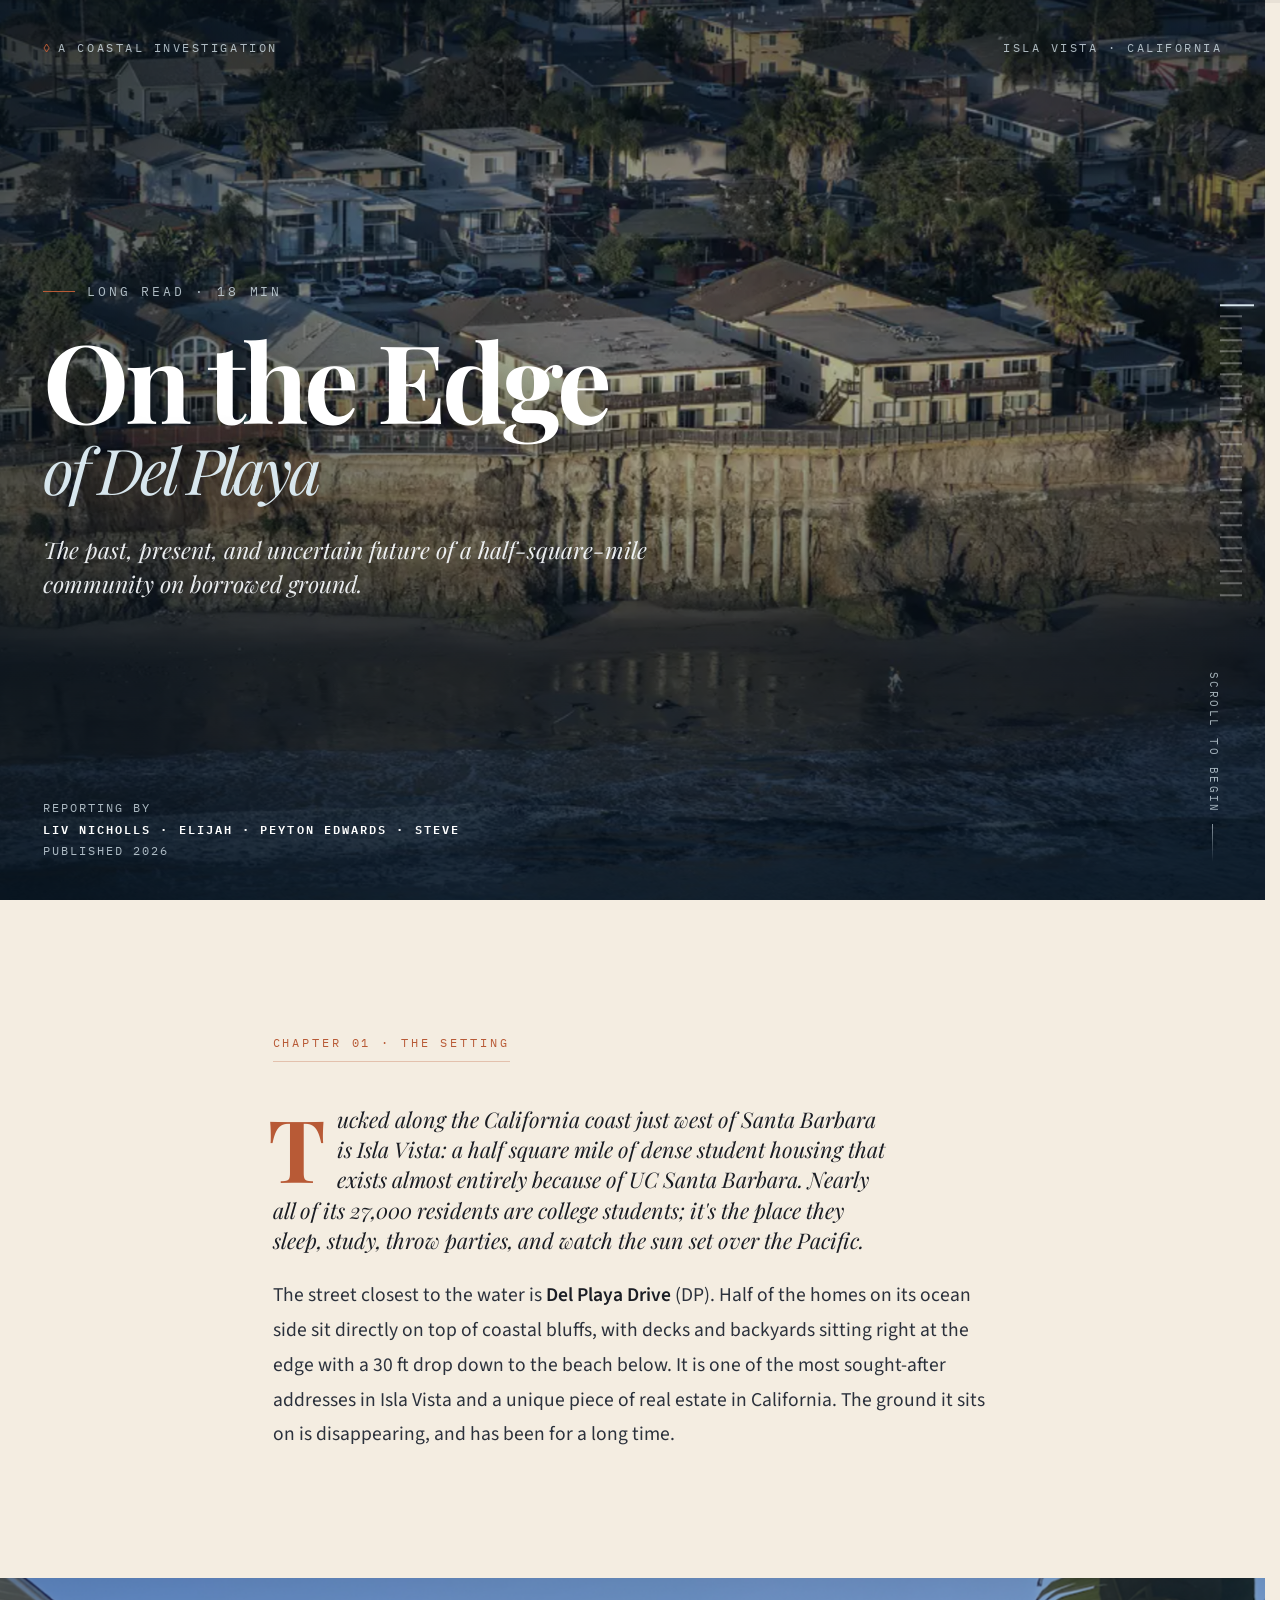
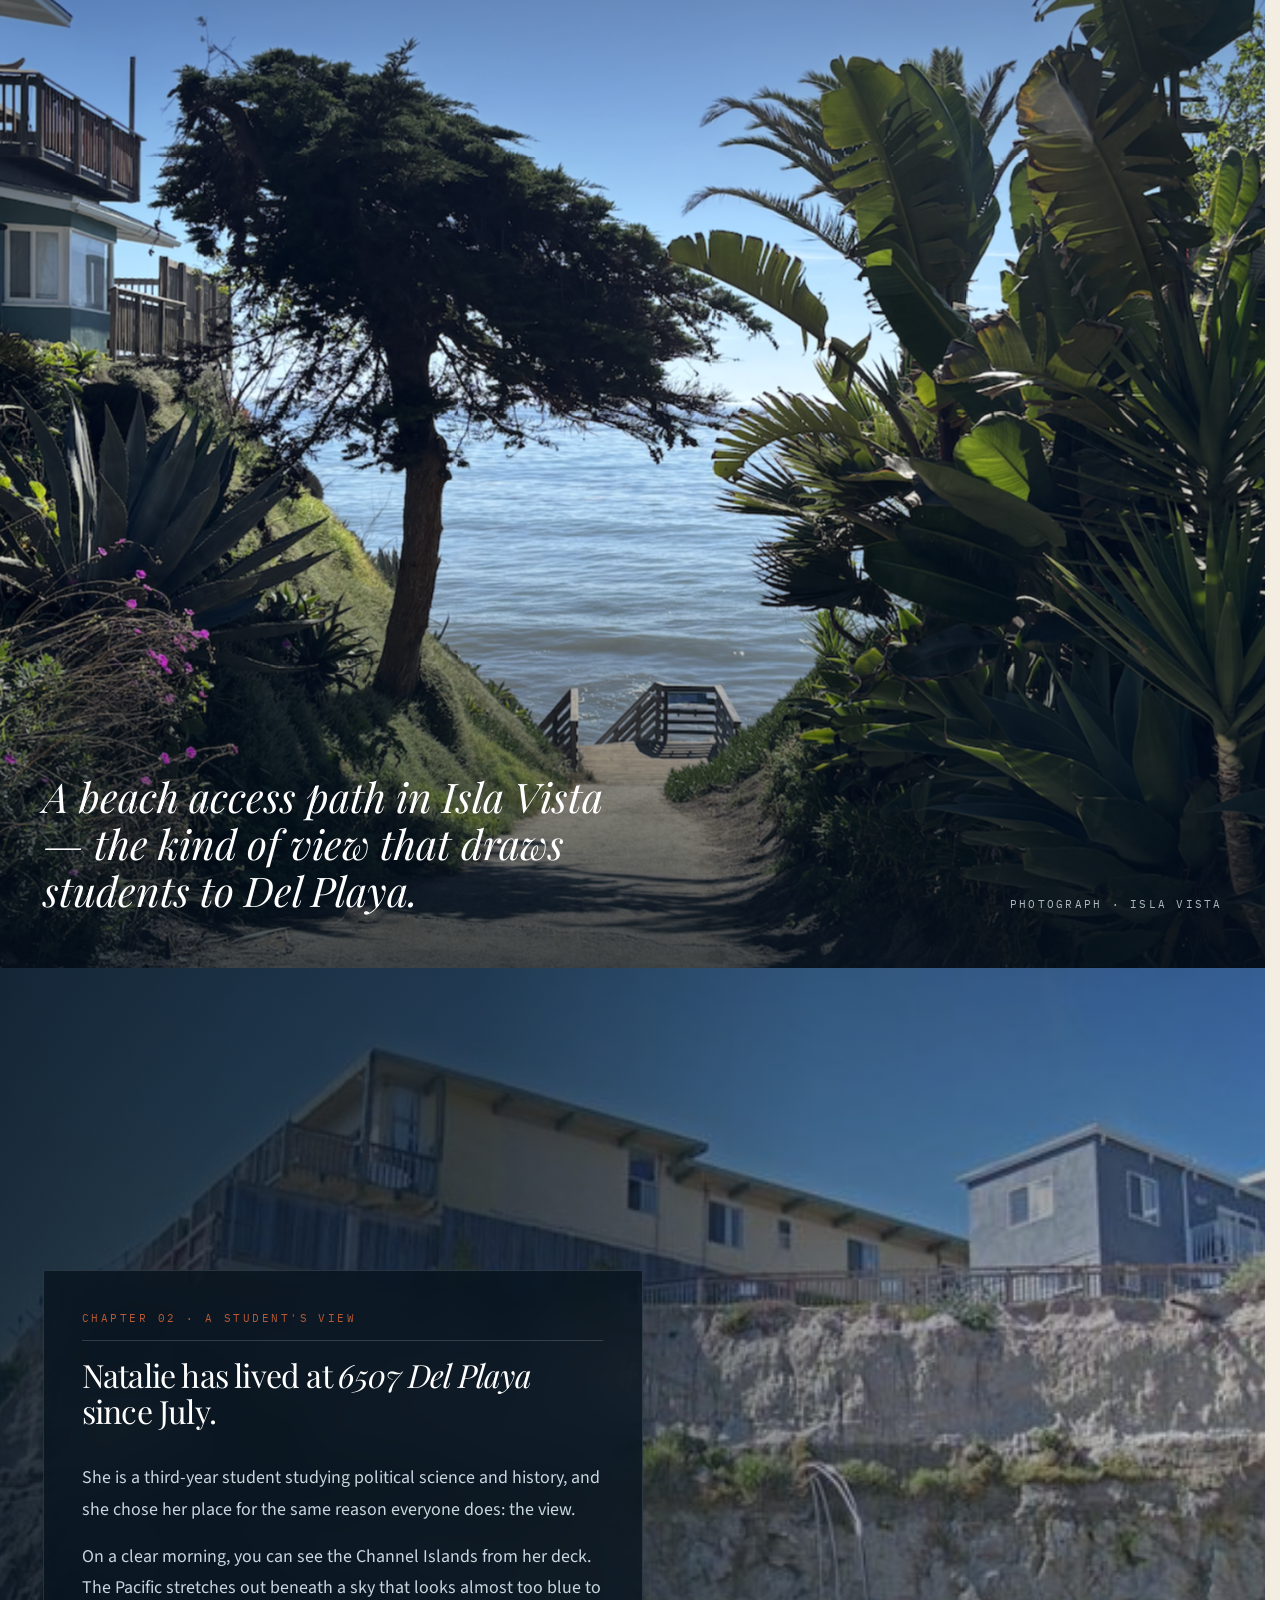
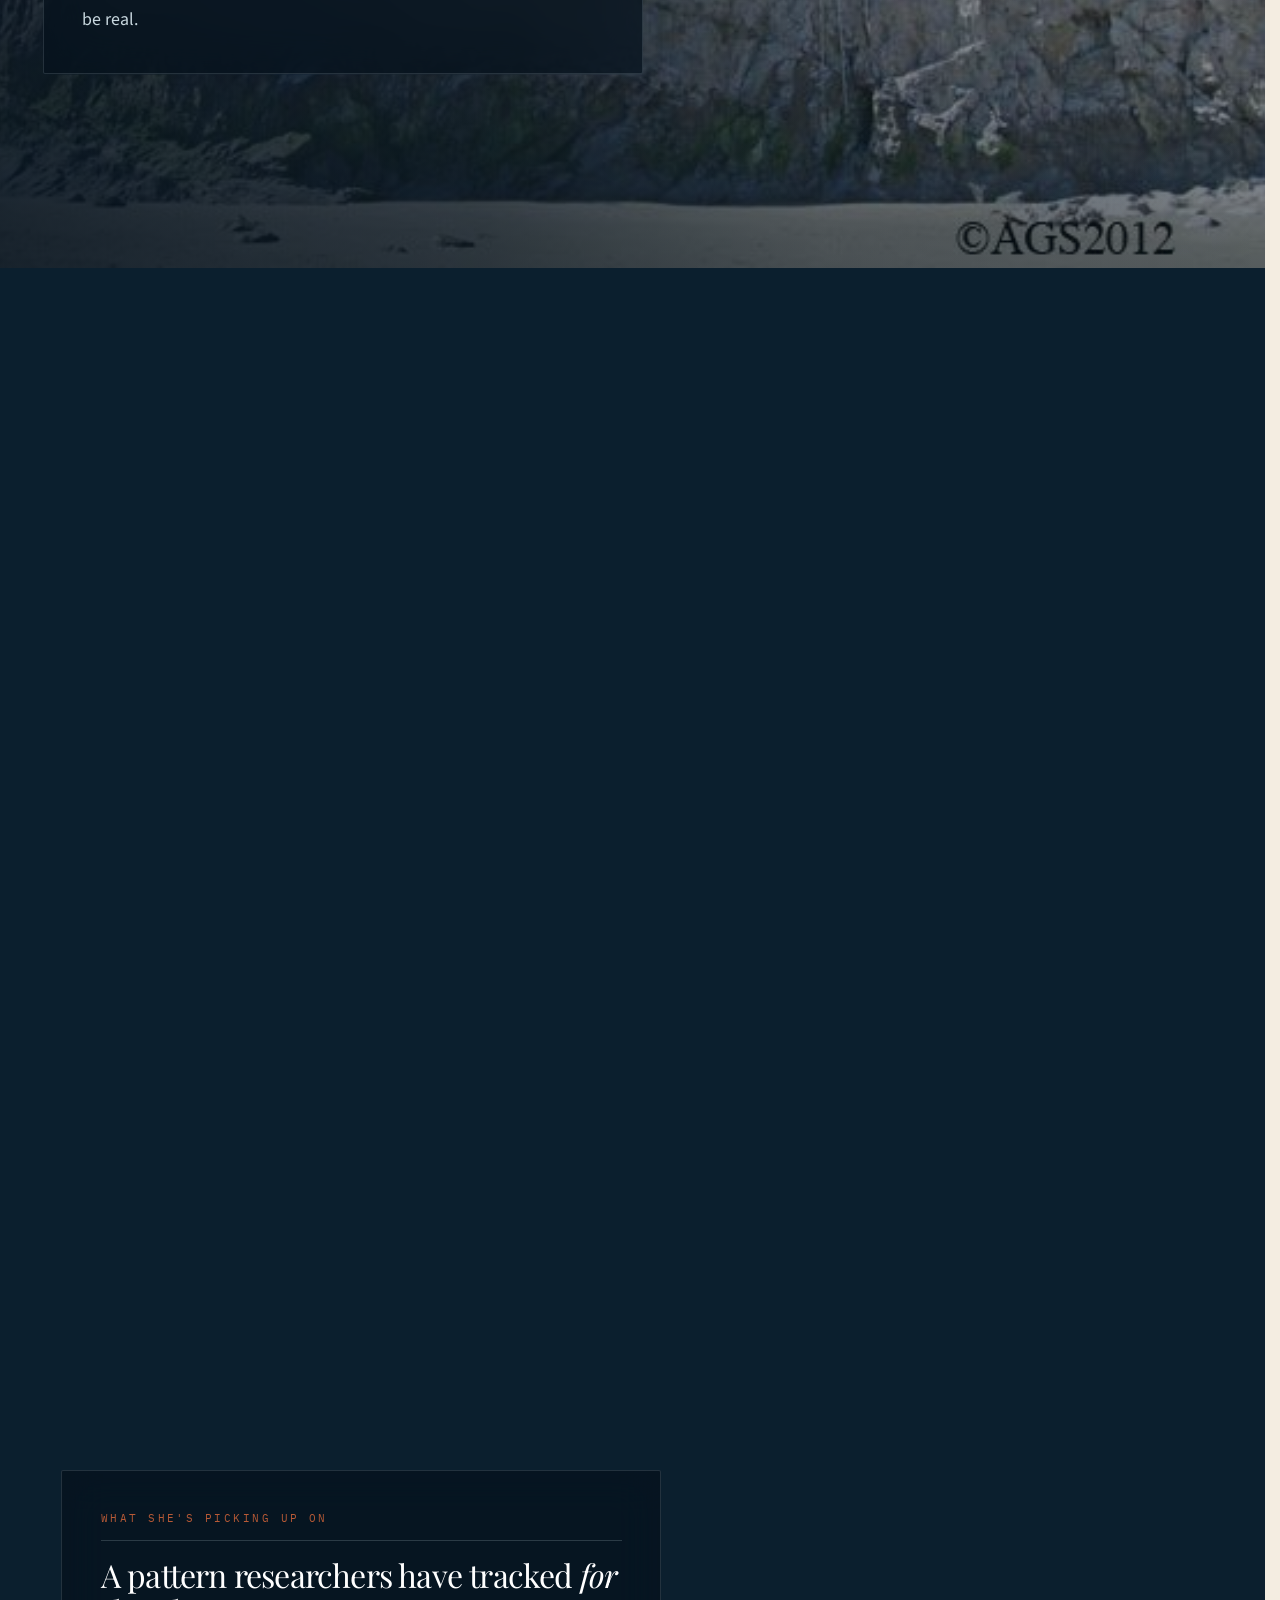
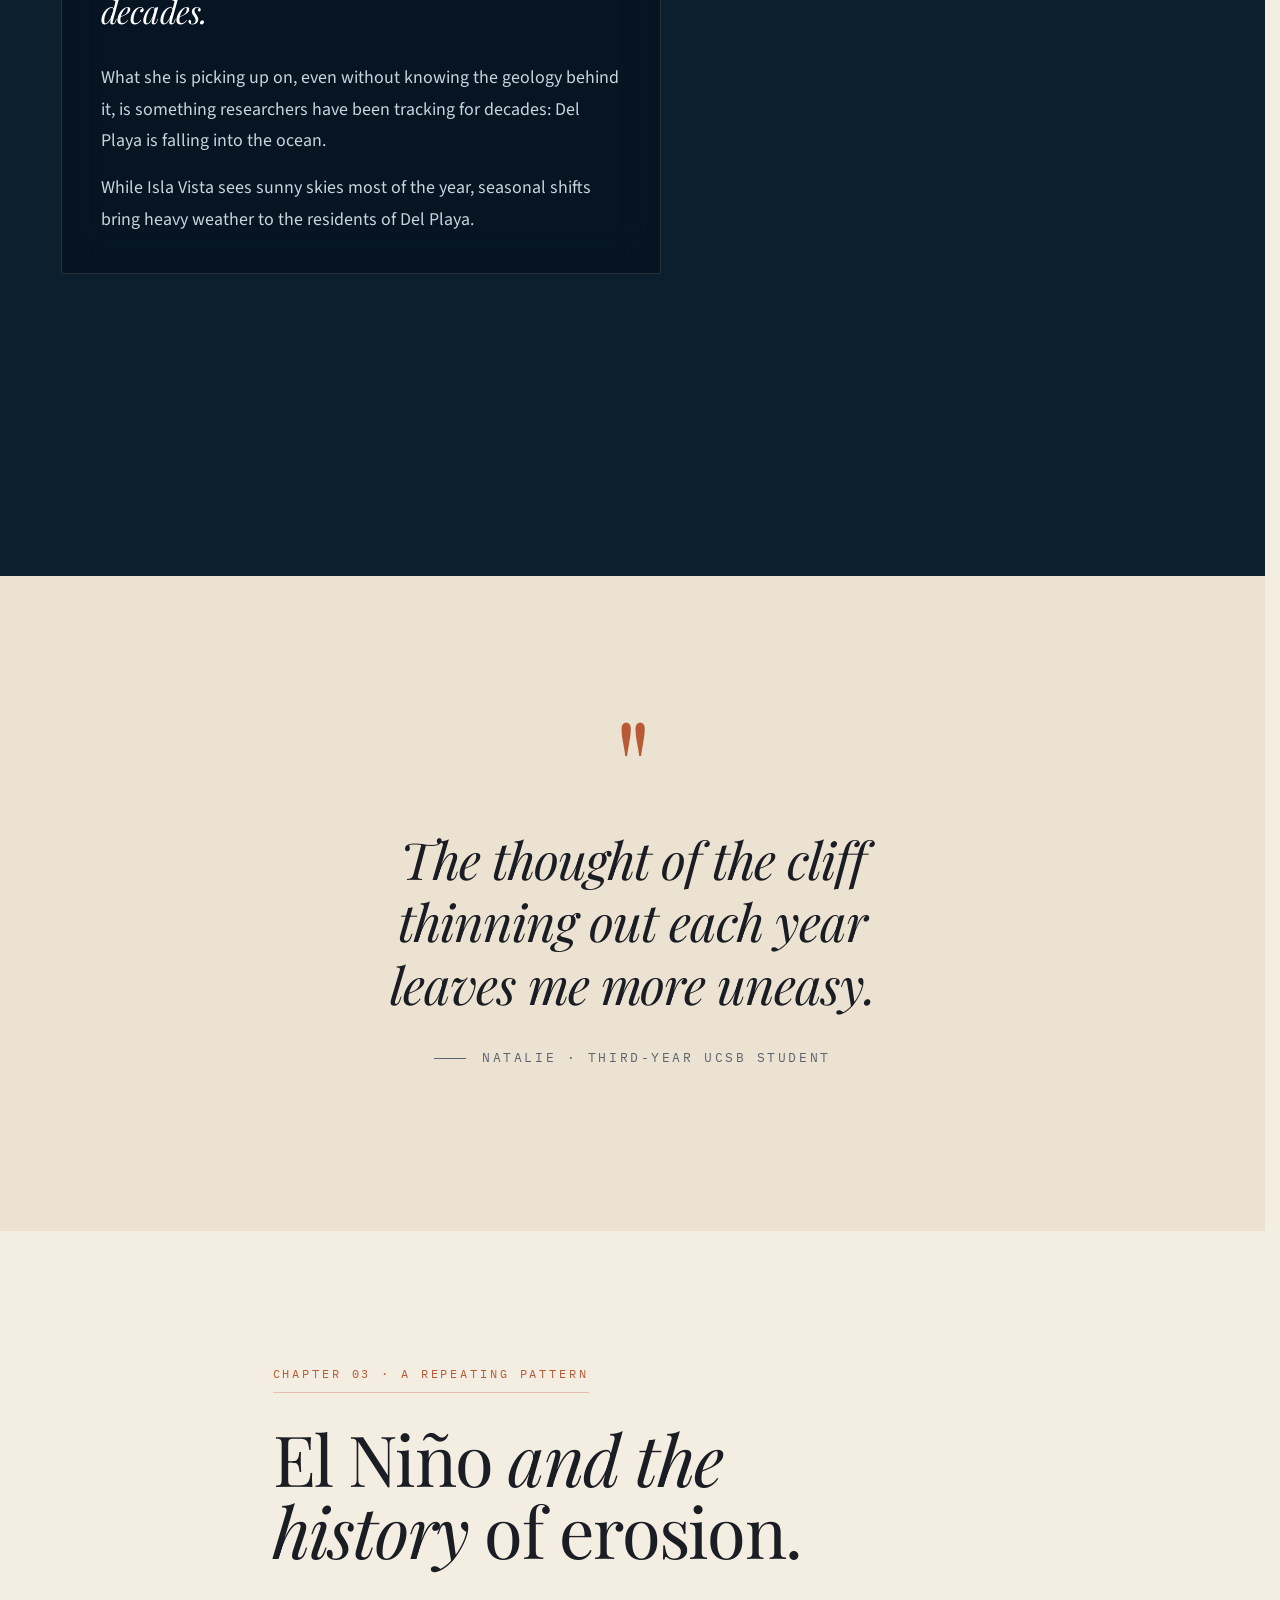
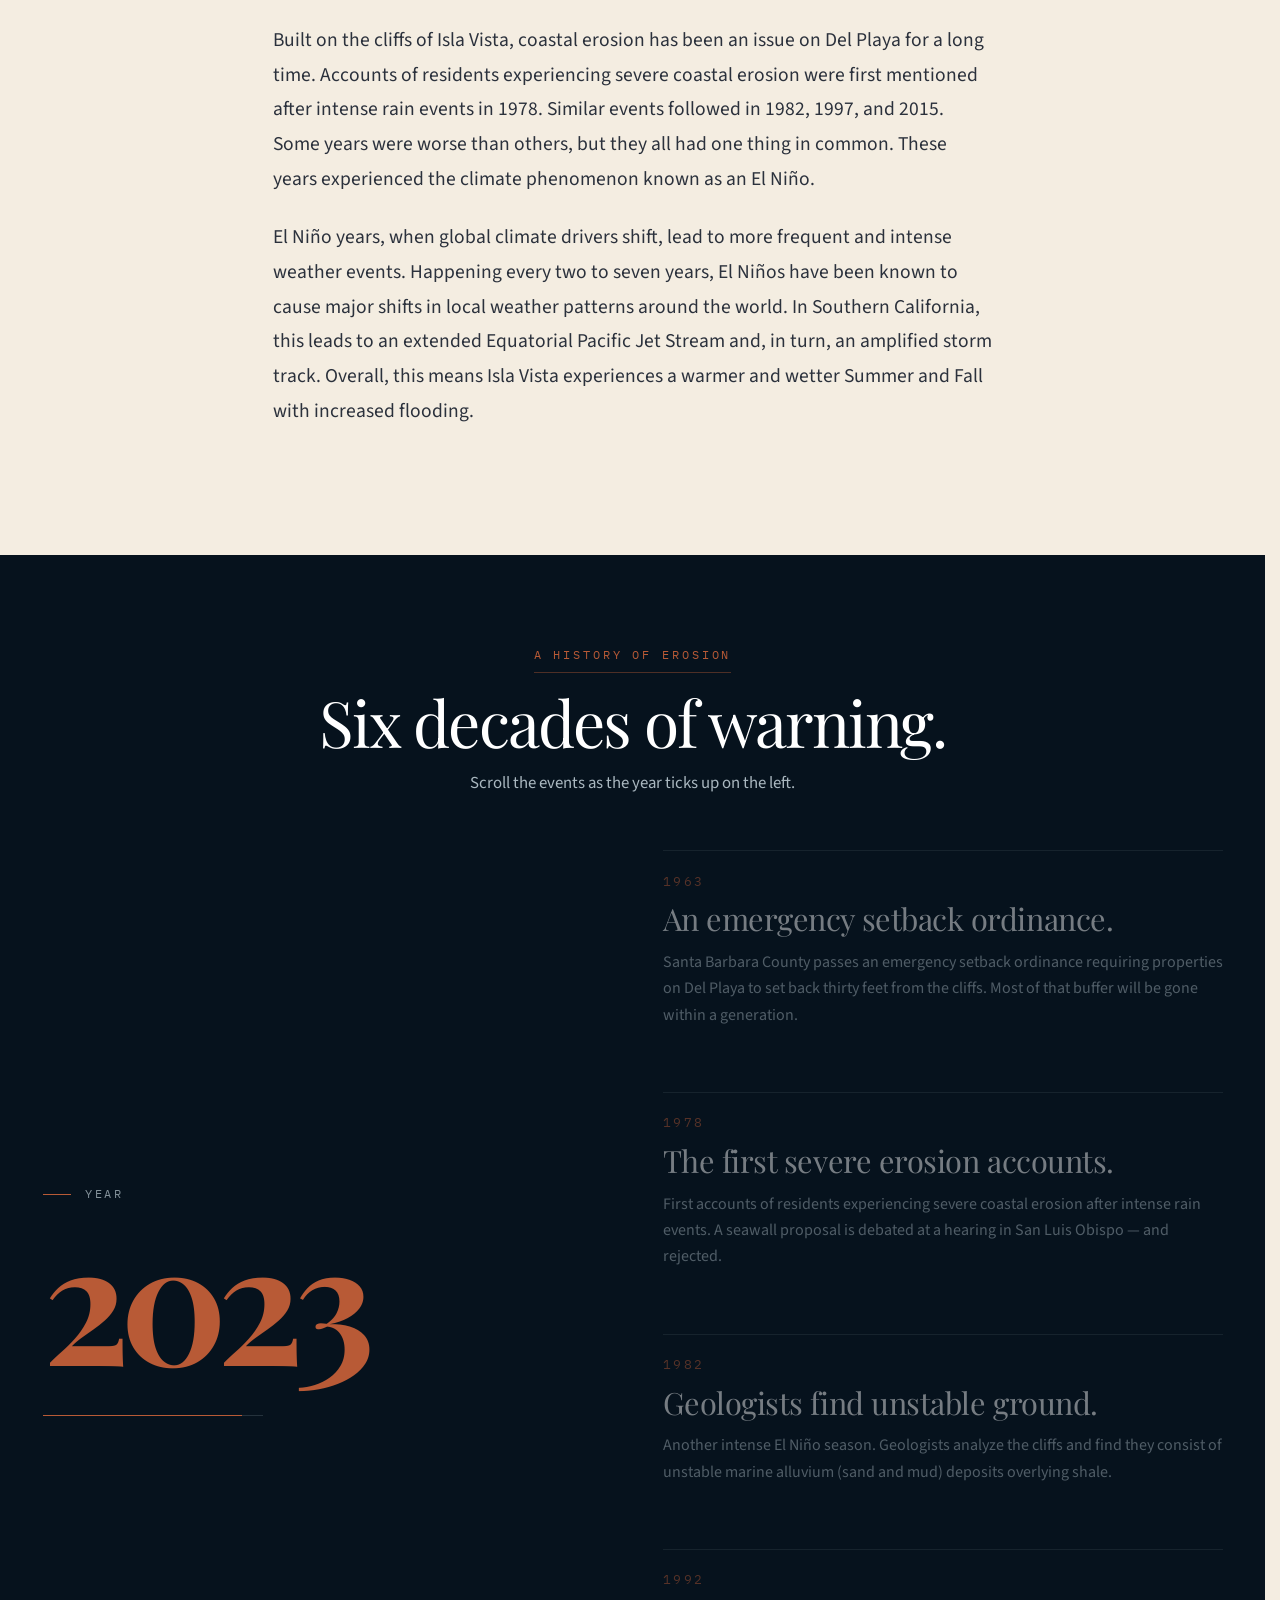
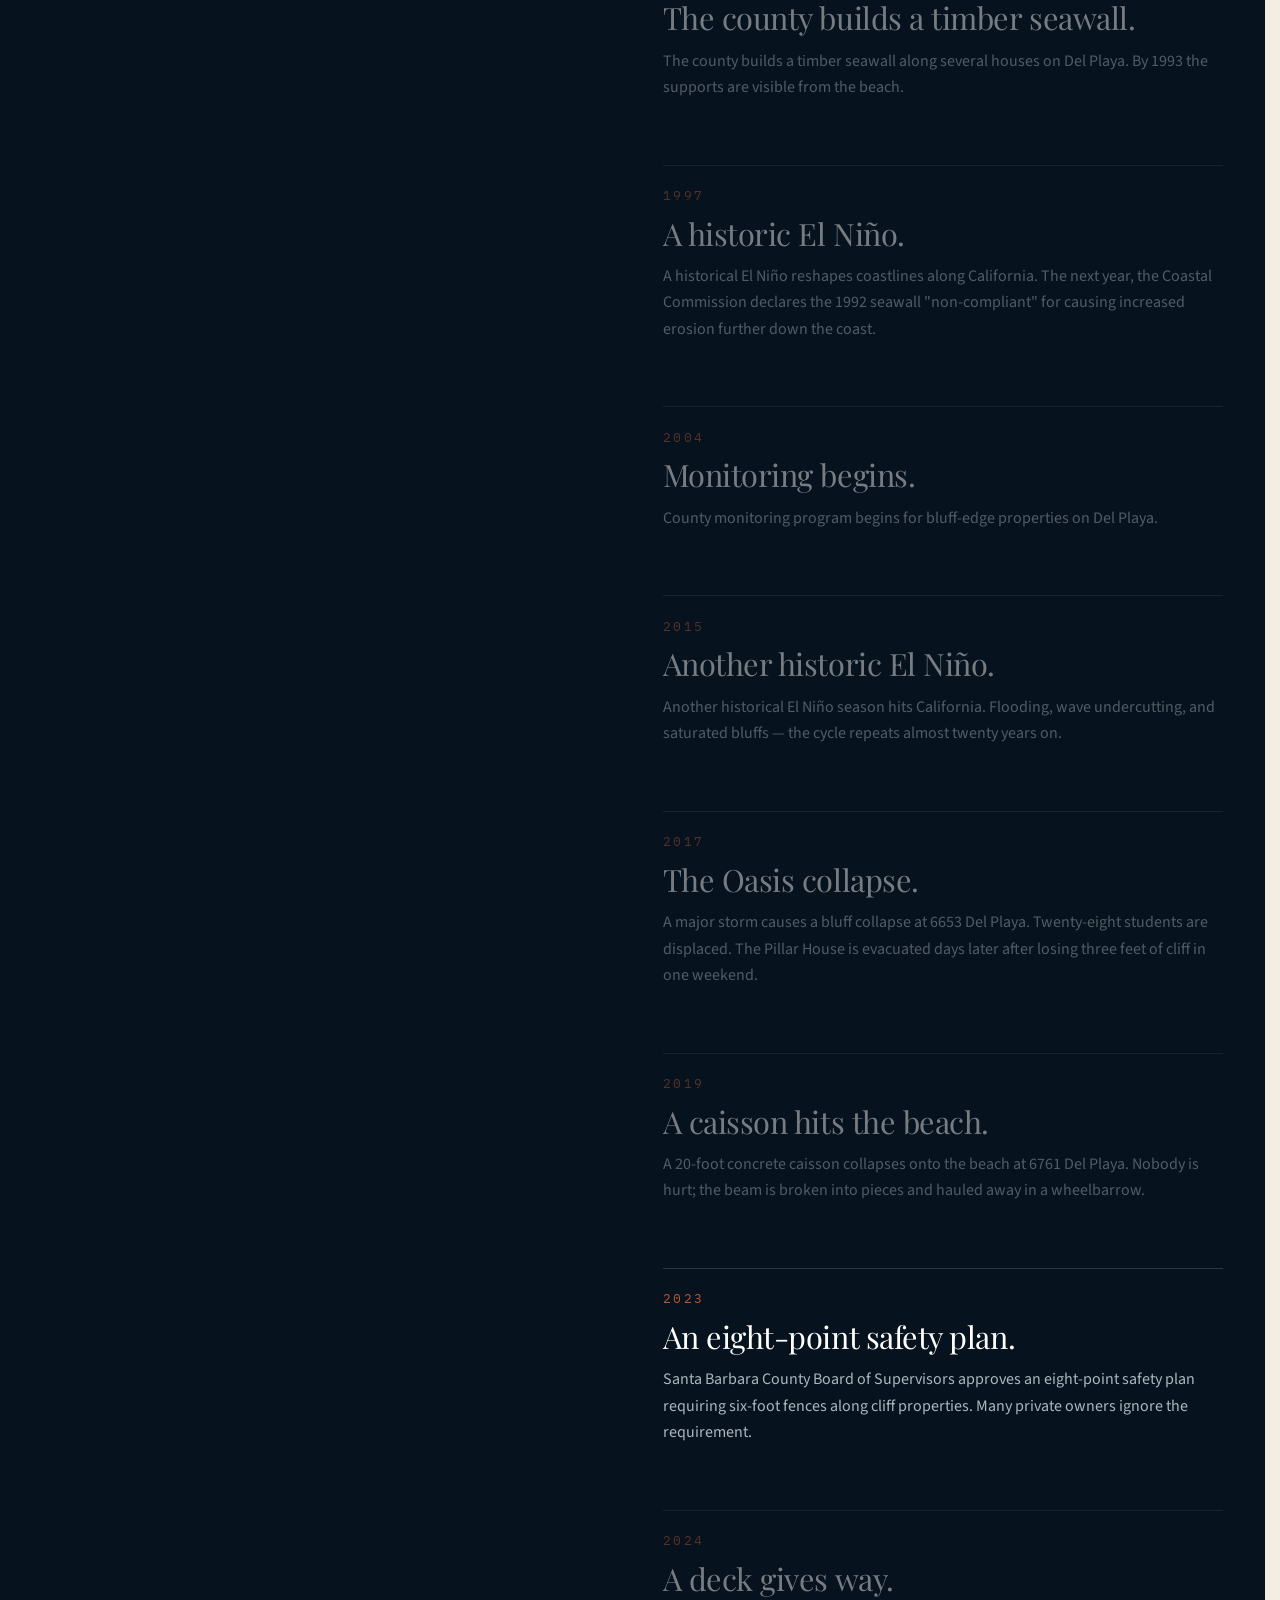
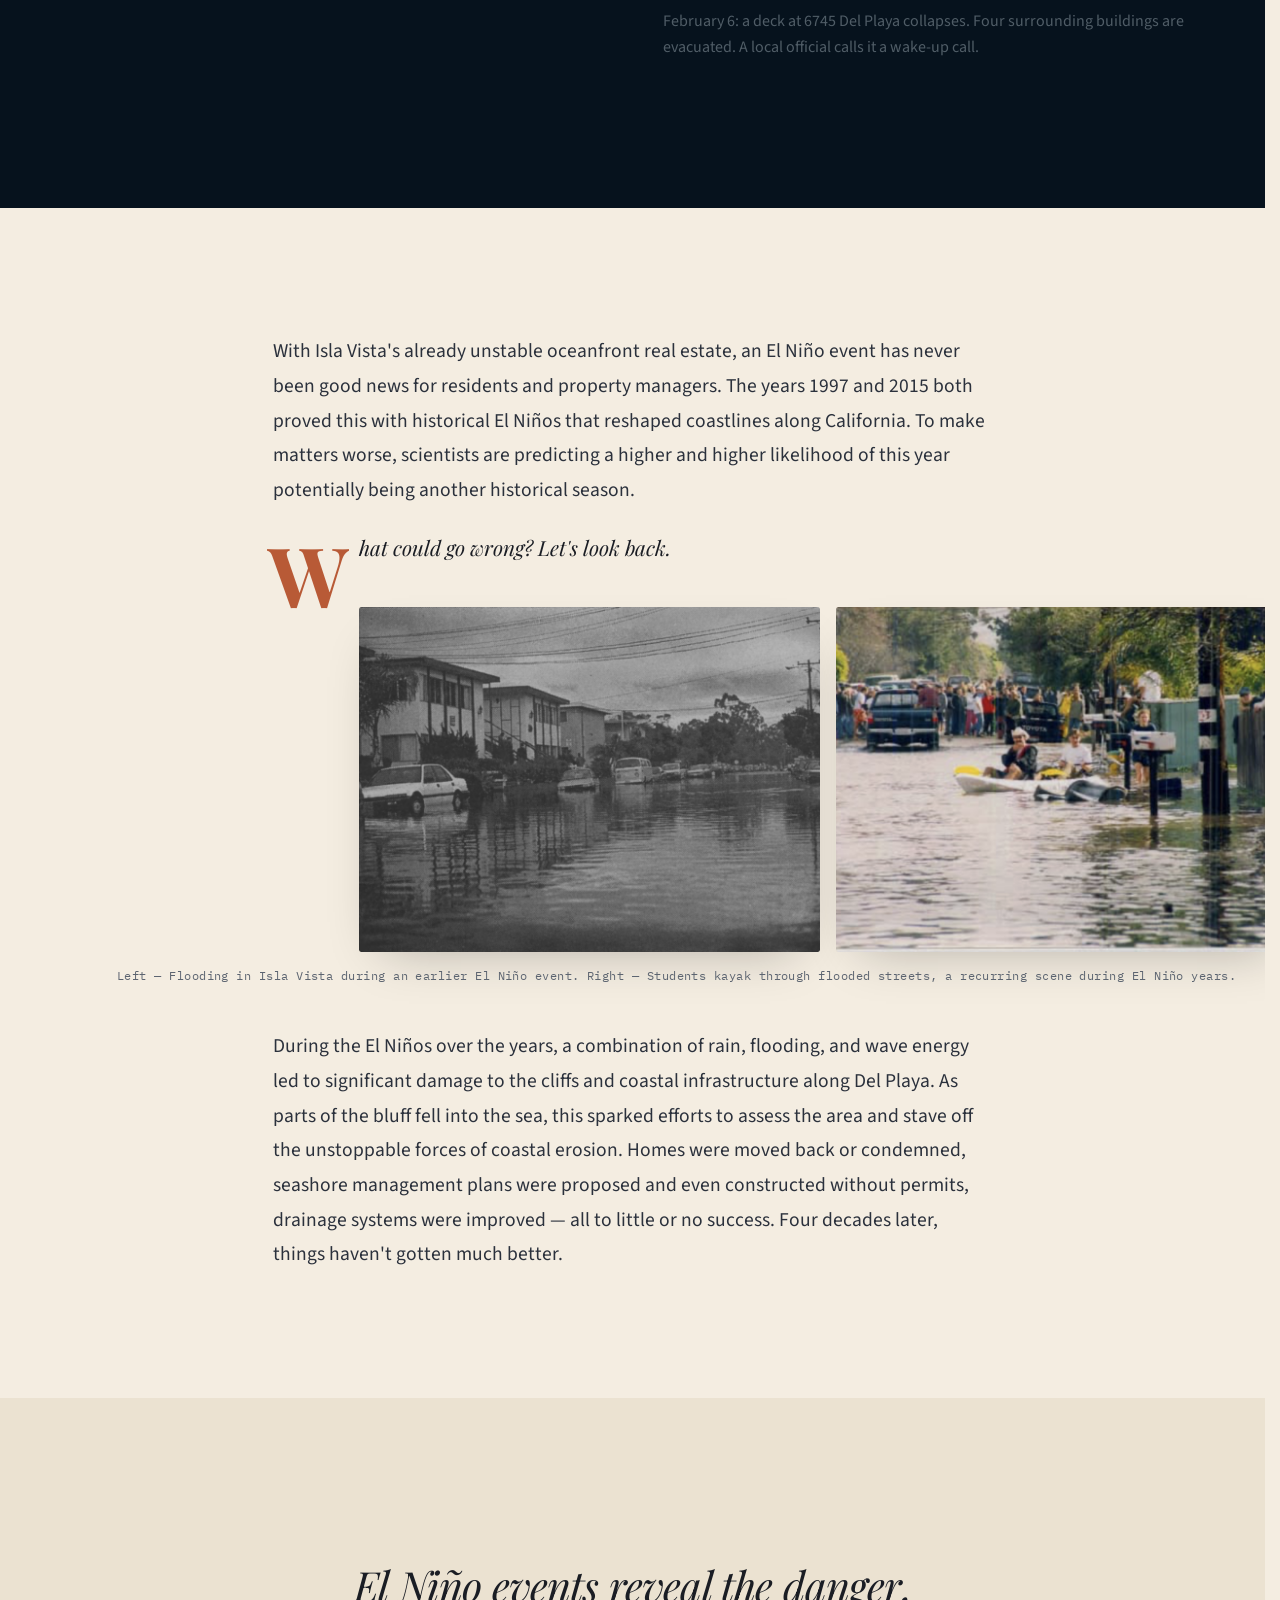
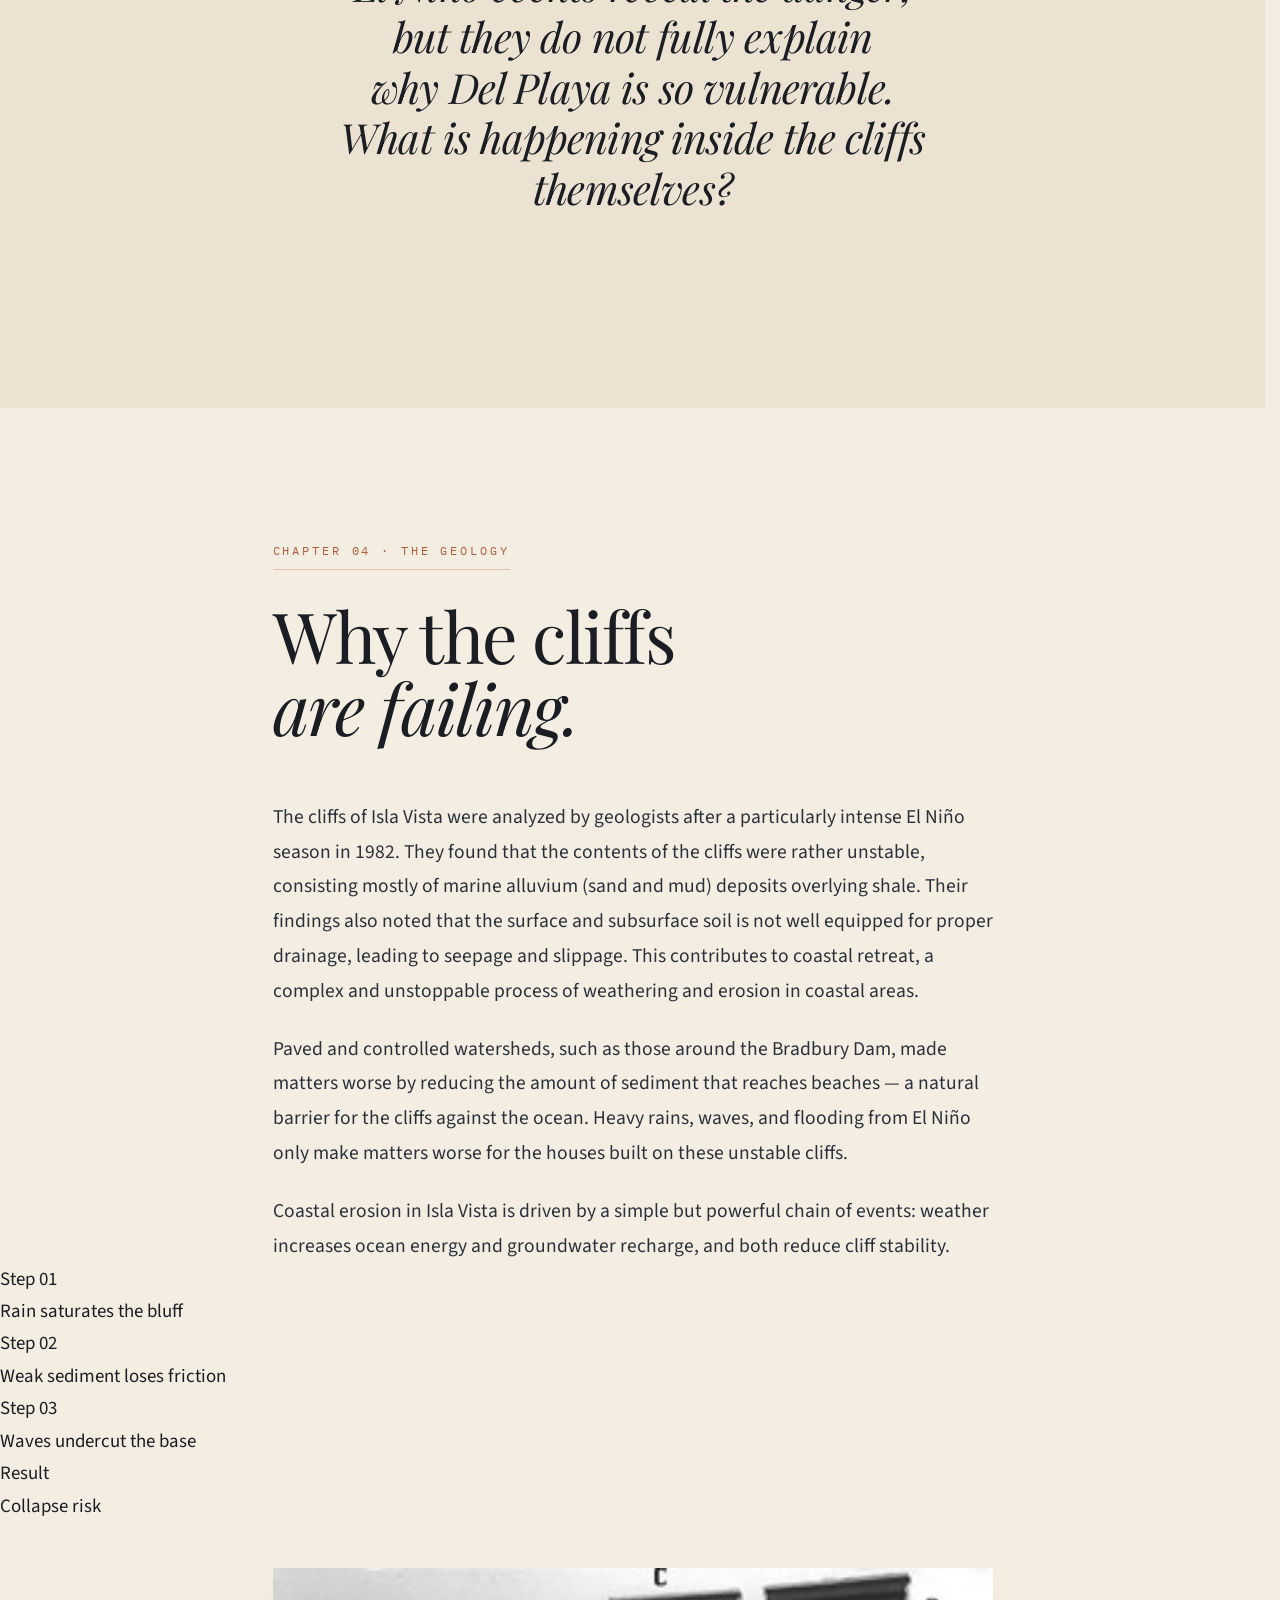
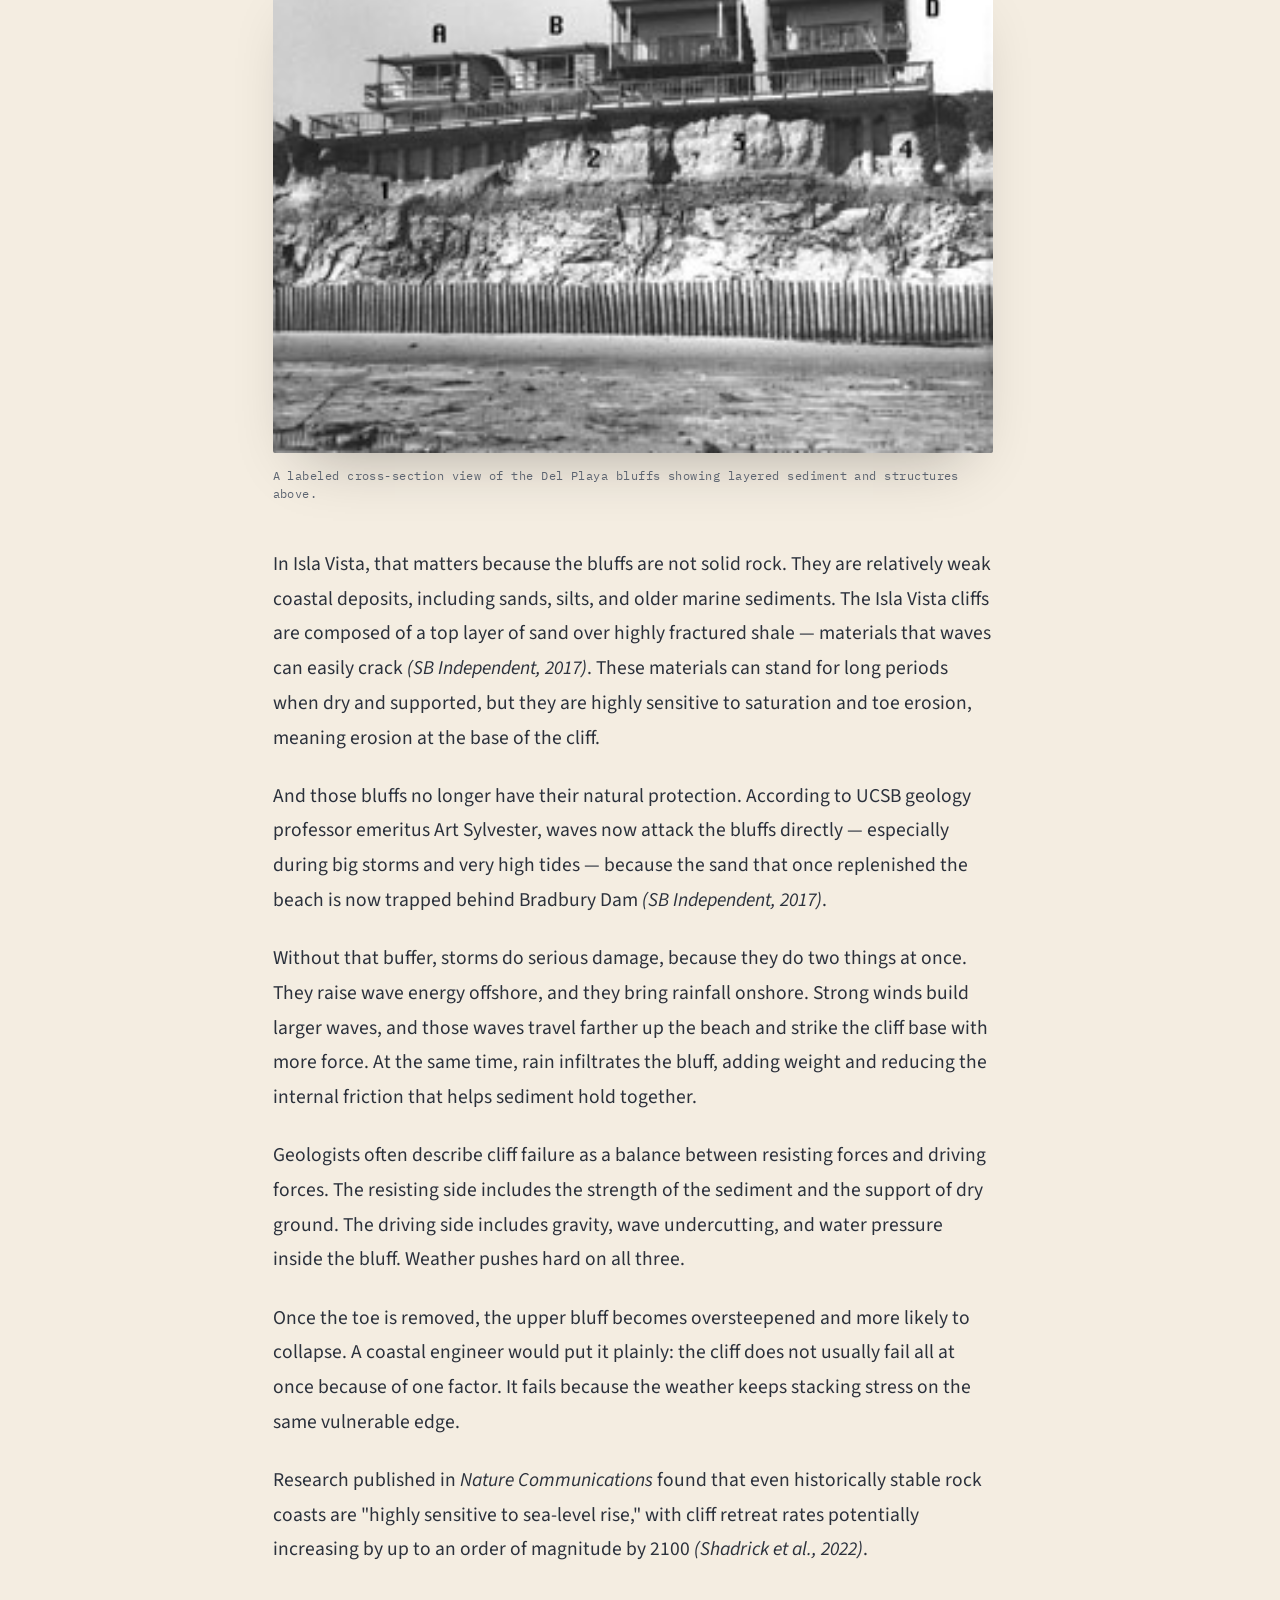
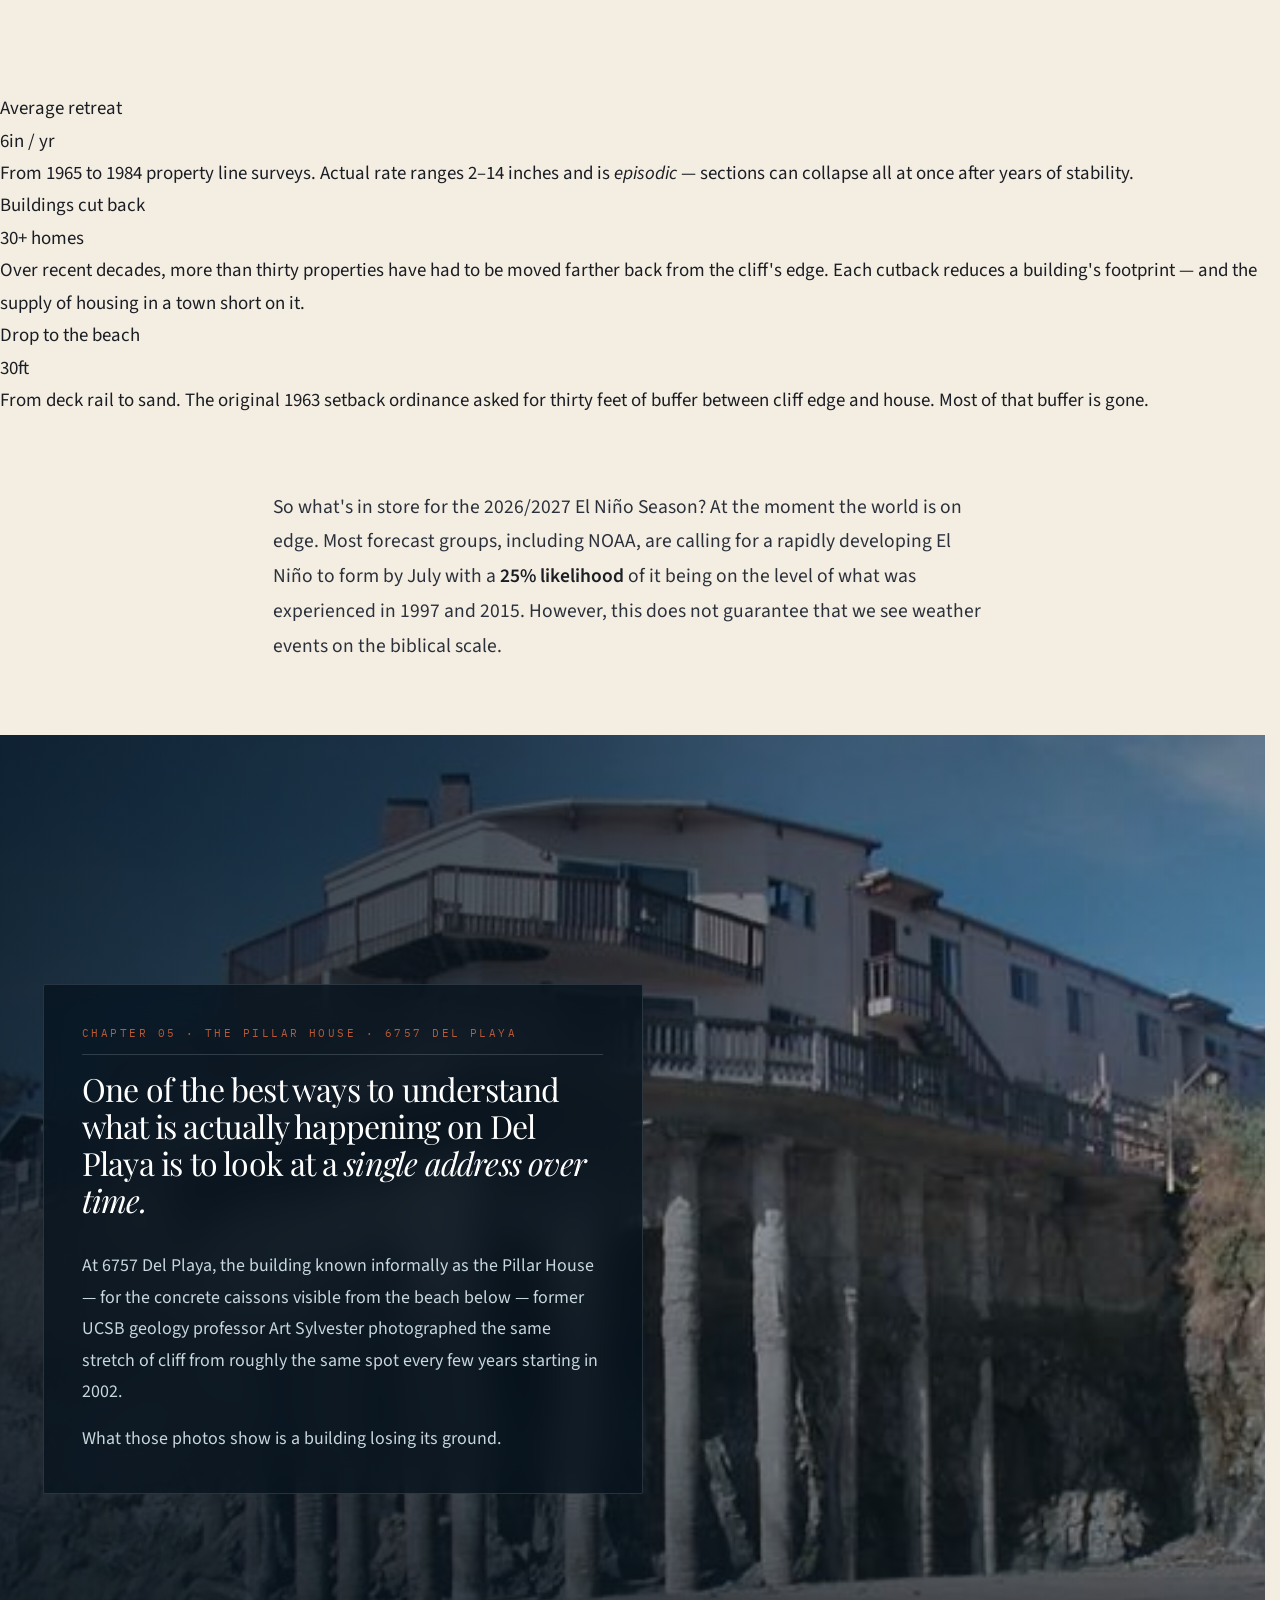
<file: index (2).html>
<!DOCTYPE html>
<html lang="en">
<head>
<meta charset="utf-8"/>
<meta content="width=device-width, initial-scale=1.0" name="viewport"/>
<title>On the Edge — The Past, Present, and Uncertain Future of Del Playa</title>
<link href="https://fonts.googleapis.com" rel="preconnect"/>
<link crossorigin="" href="https://fonts.gstatic.com" rel="preconnect"/>
<link href="https://fonts.googleapis.com/css2?family=Playfair+Display:ital,wght@0,400;0,500;0,600;0,700;1,400;1,700&amp;family=Source+Sans+3:wght@300;400;500;600;700&amp;family=IBM+Plex+Mono:wght@400;500;700&amp;display=swap" rel="stylesheet"/>
<link href="style.css" rel="stylesheet"/>
<noscript><style>.fade-in{opacity:1!important;transform:none!important}.scrolly__step-card{opacity:1!important;transform:none!important}</style></noscript>
</head>
<body>

<!-- Top progress bar -->
<div class="scroll-progress" aria-hidden="true"><div class="scroll-progress__bar"></div></div>

<!-- ============================================================== -->
<!-- 1. HERO                                                         -->
<!-- ============================================================== -->
<header class="hero" id="hero" data-section data-rail-theme="dark">
  <div class="hero__bg"></div>
  <div class="hero__inner">
    <div class="hero__top">
      <span class="hero__top-mark">A Coastal Investigation</span>
      <span>Isla Vista · California</span>
    </div>
    <div class="hero__center">
      <span class="hero__kicker">Long read · 18 min</span>
      <h1 class="hero__title">On the Edge<span class="hero__title-em" style="display:block;font-style:italic;font-weight:400;font-size:.58em;line-height:1;margin-top:.12em;color:var(--foam)">of Del Playa</span></h1>
      <p class="hero__subtitle">The past, present, and uncertain future of a half-square-mile community on borrowed ground.</p>
    </div>
    <div class="hero__bottom">
      <div class="hero__byline">
        Reporting by<br/>
        <strong>Liv Nicholls · Elijah · Peyton Edwards · Steve</strong><br/>
        Published 2026
      </div>
      <span class="hero__scroll">Scroll to begin</span>
    </div>
  </div>
</header>

<!-- ============================================================== -->
<!-- 2. INTRO / SETTING                                              -->
<!-- ============================================================== -->
<section class="read" id="intro" data-section data-rail-theme="light">
  <div class="read__inner">
    <span class="eyebrow eyebrow--accent fade-in">Chapter 01 · The Setting</span>
    <p class="lead-paragraph fade-in">Tucked along the California coast just west of Santa Barbara is Isla Vista: a half square mile of dense student housing that exists almost entirely because of UC Santa Barbara. Nearly all of its 27,000 residents are college students; it's the place they sleep, study, throw parties, and watch the sun set over the Pacific.</p>
    <p class="fade-in">The street closest to the water is <strong>Del Playa Drive</strong> (DP). Half of the homes on its ocean side sit directly on top of coastal bluffs, with decks and backyards sitting right at the edge with a 30 ft drop down to the beach below. It is one of the most sought-after addresses in Isla Vista and a unique piece of real estate in California. The ground it sits on is disappearing, and has been for a long time.</p>
  </div>
</section>

<!-- ============================================================== -->
<!-- 3. REVEAL — path to the ocean                                   -->
<!-- ============================================================== -->
<section class="reveal" data-section data-rail-theme="dark">
  <div class="reveal__bg" style="background-image:url('assets/image14.png');"></div>
  <div class="reveal__caption">
    <p class="reveal__caption-title fade-in">A beach access path in Isla Vista — the kind of view that draws students to Del Playa.</p>
    <span class="reveal__caption-meta fade-in">Photograph · Isla Vista</span>
  </div>
</section>

<!-- ============================================================== -->
<!-- 4. NATALIE — scrollmation                                       -->
<!-- ============================================================== -->
<section class="scrolly" id="natalie" data-section data-rail-theme="dark">
  <div class="scrolly__stage">
    <div class="scrolly__media" data-scrolly-media>
      <div class="scrolly__media-layer is-active" data-step="0" style="background-image:url('assets/image7.jpg');"></div>
      <div class="scrolly__media-layer" data-step="1" style="background-image:url('assets/image7.jpg'); background-position: center 30%;"></div>
      <div class="scrolly__media-layer" data-step="2" style="background-image:url('assets/image2.jpg');"></div>
    </div>
  </div>
  <div class="scrolly__steps" data-scrolly-steps>
    <div class="scrolly__step" data-step="0">
      <div class="scrolly__step-inner">
        <div class="scrolly__step-card">
          <div class="scrolly__step-eyebrow">Chapter 02 · A Student's View</div>
          <h3 class="scrolly__step-title">Natalie has lived at <em>6507 Del Playa</em> since July.</h3>
          <p class="scrolly__step-text">She is a third-year student studying political science and history, and she chose her place for the same reason everyone does: the view.</p>
          <p class="scrolly__step-text">On a clear morning, you can see the Channel Islands from her deck. The Pacific stretches out beneath a sky that looks almost too blue to be real.</p>
        </div>
      </div>
    </div>
    <div class="scrolly__step scrolly__step--right" data-step="1">
      <div class="scrolly__step-inner">
        <div class="scrolly__step-card">
          <div class="scrolly__step-eyebrow">The Other View</div>
          <h3 class="scrolly__step-title">She also knows the cliff under that deck is <em>slowly eroding.</em></h3>
          <p class="scrolly__step-text">She has not seen a collapse. She has not watched her fence fall or her foundation crack. But she noticed the staircase down the street that had been closed off.</p>
          <p class="scrolly__step-text">She noticed when her landlord replaced the fence without saying a word.</p>
        </div>
      </div>
    </div>
    <div class="scrolly__step scrolly__step--center" data-step="2">
      <div class="scrolly__step-inner">
        <div class="scrolly__step-card">
          <div class="scrolly__step-eyebrow">What She's Picking Up On</div>
          <h3 class="scrolly__step-title">A pattern researchers have tracked <em>for decades.</em></h3>
          <p class="scrolly__step-text">What she is picking up on, even without knowing the geology behind it, is something researchers have been tracking for decades: Del Playa is falling into the ocean.</p>
          <p class="scrolly__step-text">While Isla Vista sees sunny skies most of the year, seasonal shifts bring heavy weather to the residents of Del Playa.</p>
        </div>
      </div>
    </div>
  </div>
</section>

<!-- ============================================================== -->
<!-- 5. PULL QUOTE — Natalie                                         -->
<!-- ============================================================== -->
<section class="bigquote" data-section data-rail-theme="light">
  <div class="bigquote__inner">
    <span class="bigquote__mark fade-in">"</span>
    <p class="bigquote__text fade-in">The thought of the cliff thinning out each year leaves me more uneasy.</p>
    <p class="bigquote__attr fade-in">Natalie · Third-year UCSB student</p>
  </div>
</section>

<!-- ============================================================== -->
<!-- 6. EL NIÑO — reading                                            -->
<!-- ============================================================== -->
<section class="read" id="el-nino-intro" data-section data-rail-theme="light">
  <div class="read__inner">
    <span class="eyebrow eyebrow--accent fade-in">Chapter 03 · A Repeating Pattern</span>
    <h2 class="fade-in">El Niño <em>and the history</em> of erosion.</h2>
    <p class="fade-in">Built on the cliffs of Isla Vista, coastal erosion has been an issue on Del Playa for a long time. Accounts of residents experiencing severe coastal erosion were first mentioned after intense rain events in 1978. Similar events followed in 1982, 1997, and 2015. Some years were worse than others, but they all had one thing in common. These years experienced the climate phenomenon known as an El Niño.</p>
    <p class="fade-in">El Niño years, when global climate drivers shift, lead to more frequent and intense weather events. Happening every two to seven years, El Niños have been known to cause major shifts in local weather patterns around the world. In Southern California, this leads to an extended Equatorial Pacific Jet Stream and, in turn, an amplified storm track. Overall, this means Isla Vista experiences a warmer and wetter Summer and Fall with increased flooding.</p>
  </div>
</section>

<!-- ============================================================== -->
<!-- 7. TIMELINE                                                     -->
<!-- ============================================================== -->
<section class="timeline-section" id="timeline" data-section data-rail-theme="dark">
  <div class="timeline-section__intro">
    <span class="eyebrow eyebrow--accent fade-in" style="margin-inline:auto;display:block;width:fit-content;">A History of Erosion</span>
    <h2 class="fade-in">Six decades of warning.</h2>
    <p class="fade-in">Scroll the events as the year ticks up on the left.</p>
  </div>

  <div class="timeline-grid">
    <aside class="timeline-sticky">
      <span class="timeline-sticky__label">Year</span>
      <div class="timeline-sticky__year" data-tl-year>1963</div>
      <div class="timeline-sticky__bar"></div>
    </aside>

    <div class="timeline-events" data-tl-events>
      <article class="tl-event" data-year="1963">
        <div class="tl-event__year">1963</div>
        <h3 class="tl-event__title">An emergency setback ordinance.</h3>
        <p class="tl-event__text">Santa Barbara County passes an emergency setback ordinance requiring properties on Del Playa to set back thirty feet from the cliffs. Most of that buffer will be gone within a generation.</p>
      </article>
      <article class="tl-event" data-year="1978">
        <div class="tl-event__year">1978</div>
        <h3 class="tl-event__title">The first severe erosion accounts.</h3>
        <p class="tl-event__text">First accounts of residents experiencing severe coastal erosion after intense rain events. A seawall proposal is debated at a hearing in San Luis Obispo — and rejected.</p>
      </article>
      <article class="tl-event" data-year="1982">
        <div class="tl-event__year">1982</div>
        <h3 class="tl-event__title">Geologists find unstable ground.</h3>
        <p class="tl-event__text">Another intense El Niño season. Geologists analyze the cliffs and find they consist of unstable marine alluvium (sand and mud) deposits overlying shale.</p>
      </article>
      <article class="tl-event" data-year="1992">
        <div class="tl-event__year">1992</div>
        <h3 class="tl-event__title">The county builds a timber seawall.</h3>
        <p class="tl-event__text">The county builds a timber seawall along several houses on Del Playa. By 1993 the supports are visible from the beach.</p>
      </article>
      <article class="tl-event" data-year="1997">
        <div class="tl-event__year">1997</div>
        <h3 class="tl-event__title">A historic El Niño.</h3>
        <p class="tl-event__text">A historical El Niño reshapes coastlines along California. The next year, the Coastal Commission declares the 1992 seawall "non-compliant" for causing increased erosion further down the coast.</p>
      </article>
      <article class="tl-event" data-year="2004">
        <div class="tl-event__year">2004</div>
        <h3 class="tl-event__title">Monitoring begins.</h3>
        <p class="tl-event__text">County monitoring program begins for bluff-edge properties on Del Playa.</p>
      </article>
      <article class="tl-event" data-year="2015">
        <div class="tl-event__year">2015</div>
        <h3 class="tl-event__title">Another historic El Niño.</h3>
        <p class="tl-event__text">Another historical El Niño season hits California. Flooding, wave undercutting, and saturated bluffs — the cycle repeats almost twenty years on.</p>
      </article>
      <article class="tl-event" data-year="2017">
        <div class="tl-event__year">2017</div>
        <h3 class="tl-event__title">The Oasis collapse.</h3>
        <p class="tl-event__text">A major storm causes a bluff collapse at 6653 Del Playa. Twenty-eight students are displaced. The Pillar House is evacuated days later after losing three feet of cliff in one weekend.</p>
      </article>
      <article class="tl-event" data-year="2019">
        <div class="tl-event__year">2019</div>
        <h3 class="tl-event__title">A caisson hits the beach.</h3>
        <p class="tl-event__text">A 20-foot concrete caisson collapses onto the beach at 6761 Del Playa. Nobody is hurt; the beam is broken into pieces and hauled away in a wheelbarrow.</p>
      </article>
      <article class="tl-event" data-year="2023">
        <div class="tl-event__year">2023</div>
        <h3 class="tl-event__title">An eight-point safety plan.</h3>
        <p class="tl-event__text">Santa Barbara County Board of Supervisors approves an eight-point safety plan requiring six-foot fences along cliff properties. Many private owners ignore the requirement.</p>
      </article>
      <article class="tl-event" data-year="2024">
        <div class="tl-event__year">2024</div>
        <h3 class="tl-event__title">A deck gives way.</h3>
        <p class="tl-event__text">February 6: a deck at 6745 Del Playa collapses. Four surrounding buildings are evacuated. A local official calls it a wake-up call.</p>
      </article>
    </div>
  </div>
</section>

<!-- ============================================================== -->
<!-- 8. EL NIÑO continued — flooding                                 -->
<!-- ============================================================== -->
<section class="read" data-section data-rail-theme="light">
  <div class="read__inner">
    <p class="fade-in">With Isla Vista's already unstable oceanfront real estate, an El Niño event has never been good news for residents and property managers. The years 1997 and 2015 both proved this with historical El Niños that reshaped coastlines along California. To make matters worse, scientists are predicting a higher and higher likelihood of this year potentially being another historical season.</p>
    <p class="fade-in lead-paragraph" style="font-size:1.3rem !important;">What could go wrong? Let's look back.</p>
  </div>

  <figure class="read__figure read__figure--wide fade-in">
    <div class="figure-pair">
      <div class="figure-pair__item">
        <img src="assets/image12.png" alt="Black and white archival photograph of flooding in Isla Vista streets during an El Niño event, with cars partially submerged" loading="lazy"/>
      </div>
      <div class="figure-pair__item">
        <img src="assets/image13.png" alt="Students kayaking through flooded Isla Vista streets while crowds watch from the sidewalk" loading="lazy"/>
      </div>
    </div>
    <figcaption>Left — Flooding in Isla Vista during an earlier El Niño event. Right — Students kayak through flooded streets, a recurring scene during El Niño years.</figcaption>
  </figure>

  <div class="read__inner">
    <p class="fade-in">During the El Niños over the years, a combination of rain, flooding, and wave energy led to significant damage to the cliffs and coastal infrastructure along Del Playa. As parts of the bluff fell into the sea, this sparked efforts to assess the area and stave off the unstoppable forces of coastal erosion. Homes were moved back or condemned, seashore management plans were proposed and even constructed without permits, drainage systems were improved — all to little or no success. Four decades later, things haven't gotten much better.</p>
  </div>
</section>

<!-- ============================================================== -->
<!-- 9. TRANSITION                                                   -->
<!-- ============================================================== -->
<section class="bigquote" data-section data-rail-theme="light" style="background:var(--bone-2);">
  <div class="bigquote__inner">
    <p class="bigquote__text fade-in" style="font-size:clamp(1.5rem, 3.4vw, 2.6rem);">El Niño events reveal the danger, but they do not fully explain why Del Playa is so vulnerable.<br/><em>What is happening inside the cliffs themselves?</em></p>
  </div>
</section>

<!-- ============================================================== -->
<!-- 10. EROSION GEOLOGY — full reading                              -->
<!-- ============================================================== -->
<section class="read" id="geology" data-section data-rail-theme="light">
  <div class="read__inner">
    <span class="eyebrow eyebrow--accent fade-in">Chapter 04 · The Geology</span>
    <h2 class="fade-in">Why the cliffs <em>are failing.</em></h2>
    <p class="fade-in">The cliffs of Isla Vista were analyzed by geologists after a particularly intense El Niño season in 1982. They found that the contents of the cliffs were rather unstable, consisting mostly of marine alluvium (sand and mud) deposits overlying shale. Their findings also noted that the surface and subsurface soil is not well equipped for proper drainage, leading to seepage and slippage. This contributes to coastal retreat, a complex and unstoppable process of weathering and erosion in coastal areas.</p>
    <p class="fade-in">Paved and controlled watersheds, such as those around the Bradbury Dam, made matters worse by reducing the amount of sediment that reaches beaches — a natural barrier for the cliffs against the ocean. Heavy rains, waves, and flooding from El Niño only make matters worse for the houses built on these unstable cliffs.</p>
    <p class="fade-in">Coastal erosion in Isla Vista is driven by a simple but powerful chain of events: weather increases ocean energy and groundwater recharge, and both reduce cliff stability.</p>
  </div>

  <div class="chain fade-in" aria-label="Coastal erosion chain">
    <div class="chain__step">
      <div class="chain__num">Step 01</div>
      <div class="chain__label">Rain saturates the bluff</div>
    </div>
    <div class="chain__step">
      <div class="chain__num">Step 02</div>
      <div class="chain__label">Weak sediment loses friction</div>
    </div>
    <div class="chain__step">
      <div class="chain__num">Step 03</div>
      <div class="chain__label">Waves undercut the base</div>
    </div>
    <div class="chain__step">
      <div class="chain__num">Result</div>
      <div class="chain__label">Collapse risk</div>
    </div>
  </div>

  <figure class="read__figure fade-in">
    <img src="assets/image1.jpg" alt="Labeled cliff cross-section showing houses above, sediment layers, and wooden fence at base" loading="lazy"/>
    <figcaption>A labeled cross-section view of the Del Playa bluffs showing layered sediment and structures above.</figcaption>
  </figure>

  <div class="read__inner">
    <p class="fade-in">In Isla Vista, that matters because the bluffs are not solid rock. They are relatively weak coastal deposits, including sands, silts, and older marine sediments. The Isla Vista cliffs are composed of a top layer of sand over highly fractured shale — materials that waves can easily crack <em>(SB Independent, 2017)</em>. These materials can stand for long periods when dry and supported, but they are highly sensitive to saturation and toe erosion, meaning erosion at the base of the cliff.</p>
    <p class="fade-in">And those bluffs no longer have their natural protection. According to UCSB geology professor emeritus Art Sylvester, waves now attack the bluffs directly — especially during big storms and very high tides — because the sand that once replenished the beach is now trapped behind Bradbury Dam <em>(SB Independent, 2017)</em>.</p>
    <p class="fade-in">Without that buffer, storms do serious damage, because they do two things at once. They raise wave energy offshore, and they bring rainfall onshore. Strong winds build larger waves, and those waves travel farther up the beach and strike the cliff base with more force. At the same time, rain infiltrates the bluff, adding weight and reducing the internal friction that helps sediment hold together.</p>
    <p class="fade-in">Geologists often describe cliff failure as a balance between resisting forces and driving forces. The resisting side includes the strength of the sediment and the support of dry ground. The driving side includes gravity, wave undercutting, and water pressure inside the bluff. Weather pushes hard on all three.</p>
    <p class="fade-in">Once the toe is removed, the upper bluff becomes oversteepened and more likely to collapse. A coastal engineer would put it plainly: the cliff does not usually fail all at once because of one factor. It fails because the weather keeps stacking stress on the same vulnerable edge.</p>
    <p class="fade-in">Research published in <em>Nature Communications</em> found that even historically stable rock coasts are "highly sensitive to sea-level rise," with cliff retreat rates potentially increasing by up to an order of magnitude by 2100 <em>(Shadrick et al., 2022)</em>.</p>
  </div>
</section>

<!-- ============================================================== -->
<!-- 11. STATS                                                       -->
<!-- ============================================================== -->
<section class="stat-row" data-section data-rail-theme="dark">
  <div class="stat-row__inner">
    <div class="stat fade-in">
      <div class="stat__label">Average retreat</div>
      <div class="stat__num">6<span>in / yr</span></div>
      <p class="stat__desc">From 1965 to 1984 property line surveys. Actual rate ranges 2–14 inches and is <em>episodic</em> — sections can collapse all at once after years of stability.</p>
    </div>
    <div class="stat fade-in" style="--reveal-delay:120ms;">
      <div class="stat__label">Buildings cut back</div>
      <div class="stat__num">30<span>+ homes</span></div>
      <p class="stat__desc">Over recent decades, more than thirty properties have had to be moved farther back from the cliff's edge. Each cutback reduces a building's footprint — and the supply of housing in a town short on it.</p>
    </div>
    <div class="stat fade-in" style="--reveal-delay:240ms;">
      <div class="stat__label">Drop to the beach</div>
      <div class="stat__num">30<span>ft</span></div>
      <p class="stat__desc">From deck rail to sand. The original 1963 setback ordinance asked for thirty feet of buffer between cliff edge and house. Most of that buffer is gone.</p>
    </div>
  </div>
</section>

<!-- ============================================================== -->
<!-- 11b. 2026 forecast paragraph                                    -->
<!-- ============================================================== -->
<section class="read read--tight" data-section data-rail-theme="light">
  <div class="read__inner">
    <p class="fade-in">So what's in store for the 2026/2027 El Niño Season? At the moment the world is on edge. Most forecast groups, including NOAA, are calling for a rapidly developing El Niño to form by July with a <strong>25% likelihood</strong> of it being on the level of what was experienced in 1997 and 2015. However, this does not guarantee that we see weather events on the biblical scale.</p>
  </div>
</section>

<!-- ============================================================== -->
<!-- 12. PILLAR HOUSE — scrollmation                                 -->
<!-- ============================================================== -->
<section class="scrolly" id="pillar-house" data-section data-rail-theme="dark">
  <div class="scrolly__stage">
    <div class="scrolly__media" data-scrolly-media>
      <div class="scrolly__media-layer is-active" data-step="0" style="background-image:url('assets/image10.jpg');"></div>
      <div class="scrolly__media-layer" data-step="1" style="background-image:url('assets/image4.jpg');"></div>
      <div class="scrolly__media-layer" data-step="2" style="background-image:url('assets/image5.jpg');"></div>
      <div class="scrolly__media-layer" data-step="3" style="background-image:url('assets/image3.jpg');"></div>
      <div class="scrolly__media-layer" data-step="4" style="background-image:url('assets/image2.jpg');"></div>
    </div>
  </div>
  <div class="scrolly__steps" data-scrolly-steps>
    <div class="scrolly__step" data-step="0">
      <div class="scrolly__step-inner">
        <div class="scrolly__step-card">
          <div class="scrolly__step-eyebrow">Chapter 05 · The Pillar House · 6757 Del Playa</div>
          <h3 class="scrolly__step-title">One of the best ways to understand what is actually happening on Del Playa is to look at a <em>single address over time.</em></h3>
          <p class="scrolly__step-text">At 6757 Del Playa, the building known informally as the Pillar House — for the concrete caissons visible from the beach below — former UCSB geology professor Art Sylvester photographed the same stretch of cliff from roughly the same spot every few years starting in 2002.</p>
          <p class="scrolly__step-text">What those photos show is a building losing its ground.</p>
        </div>
      </div>
    </div>
    <div class="scrolly__step scrolly__step--right" data-step="1">
      <div class="scrolly__step-inner">
        <div class="scrolly__step-card">
          <div class="scrolly__step-eyebrow">Early 2000s</div>
          <h3 class="scrolly__step-title">The caissons sat <em>embedded in the cliff face.</em></h3>
          <p class="scrolly__step-text">The building behind them was intact. The pillars carried the load, but the cliff still held them.</p>
        </div>
      </div>
    </div>
    <div class="scrolly__step" data-step="2">
      <div class="scrolly__step-inner">
        <div class="scrolly__step-card">
          <div class="scrolly__step-eyebrow">By 2005</div>
          <h3 class="scrolly__step-title">The cliff had already <em>started pulling back.</em></h3>
          <p class="scrolly__step-text">You could see the pillars holding up the house with no cliff underneath them. Year after year, the pattern repeats. The owner is running out of options.</p>
        </div>
      </div>
    </div>
    <div class="scrolly__step scrolly__step--right" data-step="3">
      <div class="scrolly__step-inner">
        <div class="scrolly__step-card">
          <div class="scrolly__step-eyebrow">2007 · The decision</div>
          <h3 class="scrolly__step-title">A blue tarp marks where the work is happening.</h3>
          <p class="scrolly__step-text">The owner made a decision: cut the building back, remove the pillars, and accept the loss.</p>
          <p class="scrolly__step-text">But cutting back one building does not stop the cliff from retreating.</p>
        </div>
      </div>
    </div>
    <div class="scrolly__step scrolly__step--center" data-step="4">
      <div class="scrolly__step-inner">
        <div class="scrolly__step-card">
          <div class="scrolly__step-eyebrow">2012 · It reaches the next house</div>
          <h3 class="scrolly__step-title">Erosion arrives at the <em>yellow house</em> next door.</h3>
          <p class="scrolly__step-text">By 2012, noticeable erosion had begun beneath the yellow house adjacent to the Pillar House. The cliff has caught up to it.</p>
        </div>
      </div>
    </div>
  </div>
</section>

<!-- ============================================================== -->
<!-- 13. WINTER 2017 — full reading                                  -->
<!-- ============================================================== -->
<section class="read" id="winter-2017" data-section data-rail-theme="light">
  <div class="read__inner">
    <span class="eyebrow eyebrow--accent fade-in">February 2017 · The winter that came for the Pillar House</span>
    <h2 class="fade-in">A storm dropped <em>about five inches of rain</em> in a single weekend.</h2>
    <p class="fade-in">Engineers inspecting the property found the building was less than five feet from the cliff edge. The county red-tagged two ocean-side bedrooms, technically requiring three tenants to leave. But when property manager Chris Mercier held a meeting with all 21 residents at the Pardall Center, every single one of them decided to go.</p>
  </div>
</section>

<!-- ============================================================== -->
<!-- 14. QUOTE — Luciano                                             -->
<!-- ============================================================== -->
<section class="bigquote" data-section data-rail-theme="light">
  <div class="bigquote__inner">
    <span class="bigquote__mark fade-in">"</span>
    <p class="bigquote__text fade-in">I think so long as there's some or any degree of concern for the structural instability of any part of the unit, our safety is still put in jeopardy to some degree.</p>
    <p class="bigquote__attr fade-in">Luciano Thomas · Second-year art major</p>
  </div>
</section>

<!-- ============================================================== -->
<!-- 15. WINTER 2017 continued                                       -->
<!-- ============================================================== -->
<section class="read read--tight" data-section data-rail-theme="light">
  <div class="read__inner">
    <p class="fade-in">Mercier confirmed the building had lost about three feet of cliff in that one storm. It had been sitting eight and a half feet from the edge. After one Friday of rain, it was at five and a half.</p>
    <p class="fade-in">For the students trying to find new housing in the middle of winter quarter, the timing was brutal. Reed Zabel, a second-year political science major, described trying to relocate a ten-person house on short notice in a town with almost no vacancies.</p>
  </div>
</section>

<!-- ============================================================== -->
<!-- 16. QUOTE — Reed                                                -->
<!-- ============================================================== -->
<section class="bigquote" data-section data-rail-theme="light" style="background:var(--bone-2);">
  <div class="bigquote__inner">
    <span class="bigquote__mark fade-in">"</span>
    <p class="bigquote__text fade-in" style="font-size:clamp(1.5rem, 3.4vw, 2.6rem);">With the vacancy rate in the area, it's really hard to find anything to accommodate all ten people — or even just find a place reasonably close to campus. The only options open are things that people have passed up, obviously.</p>
    <p class="bigquote__attr fade-in">Reed Zabel · Second-year political science major</p>
  </div>
</section>

<!-- ============================================================== -->
<!-- 17. After-Winter reading                                        -->
<!-- ============================================================== -->
<section class="read read--tight" data-section data-rail-theme="light">
  <div class="read__inner">
    <p class="fade-in">The lawyer from the Isla Vista Tenants Union who was at that meeting put the situation plainly. Because California had been in a drought for years, she explained, students had been able to live without facing dramatic erosion. It was "a roll of the dice," she said.</p>
    <p class="fade-in lead-paragraph" style="font-size:1.4rem !important;">Nothing collapsed. Nobody was hurt. The cliff just crept close enough in one weekend that twenty-one people had to leave.</p>
    <p class="fade-in">Back in Sylvester's archive, the January 2017 photos show the yellow house has now been cut back from the edge too, with a balcony built on the space where the building used to extend. A concrete piling is visible in the cliff face, exposed by years of continued erosion.</p>
    <p class="fade-in">Two years later, in April 2019, a 20-foot concrete caisson collapsed onto the beach below the adjacent property at 6761 — the yellow house. The building itself had already been reconfigured years earlier, but the old caissons from the original foundation were still standing, detached and freestanding after the patio above them was removed.</p>
    <p class="fade-in">Nobody was hurt, but the beam had to be broken into pieces and hauled off the beach in a wheelbarrow.</p>
    <p class="fade-in">The work of managing erosion does not end when a building gets cut back. The infrastructure left behind keeps breaking down and falling. One building's solution becomes the next building's hazard.</p>
  </div>

  <figure class="read__figure fade-in">
    <div class="figure-pair figure-pair--three">
      <div class="figure-pair__item"><img src="assets/image8.jpg" alt="Houses labeled A through D on the Del Playa bluffs with pylons and wooden seawall visible" loading="lazy"/></div>
      <div class="figure-pair__item"><img src="assets/image11.jpg" alt="The same properties labeled A and B in 2007, showing increased cliff erosion" loading="lazy"/></div>
      <div class="figure-pair__item"><img src="assets/image9.jpg" alt="Houses A through D in a later year showing further cliff retreat and deteriorated barriers" loading="lazy"/></div>
    </div>
    <figcaption>The same stretch of Del Playa over time. Pylons appear, then more cliff disappears, then the timber seawall deteriorates. © AGS 2007</figcaption>
  </figure>
</section>

<!-- ============================================================== -->
<!-- 18. COLLAPSE EVENTS — cards                                     -->
<!-- ============================================================== -->
<section class="events" id="collapses" data-section data-rail-theme="light">
  <div class="events__inner">
    <span class="eyebrow eyebrow--accent fade-in" style="display:block;margin-bottom:2rem;">Chapter 06 · Collapse Events</span>

    <article class="event fade-in">
      <div class="event__date">January 22, 2017 · The Oasis · 6653 Del Playa</div>
      <h3 class="event__title">A section of bluff collapsed into the ocean on a Sunday afternoon.</h3>
      <p>On a Sunday afternoon during a heavy storm, a section of bluff at 6653 Del Playa collapsed into the ocean. Part of the building's communal backyard went with it. Nobody was hurt, but four of the nine units at the property, known as The Oasis, had to be evacuated — leaving twenty-eight students displaced.</p>
      <p>Residents said it sounded like a massive earthquake.</p>
      <p>What made this event more than just a scary moment was what it revealed about the county's monitoring system. Officials had flagged the eastern side of the building because the bluff was within ten feet of the foundation. But the collapse happened on the western side, where the bluff was considered safe.</p>
      <p>Since the monitoring program started in 2004, the county has ordered cutbacks at fifteen buildings. At least thirty buildings on Del Playa have been cut back over recent decades. Each cutback reduces the footprint of a building, which means fewer units, which means less housing in a town that is already severely short on it.</p>
    </article>

    <article class="event fade-in">
      <div class="event__date">February 6, 2024 · 6745 Del Playa</div>
      <h3 class="event__title">Seven years later, a deck gave way.</h3>
      <p>Seven years after The Oasis, it happened again. A deck at 6745 Del Playa collapsed on February 6, 2024. The building had been thought to be eighteen to nineteen feet from the cliff edge. Four surrounding buildings were evacuated after this collapse.</p>
      <p>A local official called it a wake-up call and said there needs to be a reevaluation of cliff policies given how much climate change has shifted things.</p>
      <p>After the 2024 collapse, reporters found that about five properties within ten feet of the cliff had not been required to vacate, because of exceptions granted for deepened foundations. The county also could not provide geotechnical reports for roughly a dozen inhabited properties within twenty feet of the edge. The structural safety of those buildings, relative to what is happening to the ground beneath them, is not documented.</p>
    </article>

    <figure class="read__figure fade-in" style="margin-top:3rem;">
      <div class="figure-pair">
        <div class="figure-pair__item"><img src="assets/image6.png" alt="Damaged deck at a Del Playa property with caution tape across the broken section" loading="lazy"/></div>
        <div class="figure-pair__item"><img src="assets/image16.png" alt="View from a Del Playa patio showing erosion damage to adjacent property" loading="lazy"/></div>
      </div>
      <figcaption>Deck collapse damage in 2024 (left) and erosion visible from a neighboring patio (right).</figcaption>
    </figure>
  </div>
</section>

<!-- ============================================================== -->
<!-- 19. MITIGATION — full reading + grid                            -->
<!-- ============================================================== -->
<section class="cards-section" id="mitigation" data-section data-rail-theme="light">
  <div class="cards-section__intro">
    <span class="eyebrow eyebrow--accent fade-in">Chapter 07 · Decades of Prevention Efforts</span>
    <h2 class="fade-in" style="font-family:var(--font-display);font-weight:400;font-size:clamp(2.4rem,5vw,4.2rem);line-height:1.02;letter-spacing:-.025em;margin-block:.2em .8em;">Seawalls, setbacks, and other attempts <em>at holding back the ocean.</em></h2>
    <p class="fade-in" style="color:var(--ink-soft);font-size:1.1rem;line-height:1.7;">In 1963, Santa Barbara County passed an emergency setback ordinance that required properties on Del Playa to set back thirty feet from the cliffs. Over the years, erosion has caused much of that land to disappear. While many property owners agreed with the ordinance, others ignored it and did not fully understand why it was necessary. On average, about six inches of land were lost each year, eventually causing the original thirty-foot setback to vanish.</p>
    <p class="fade-in" style="color:var(--ink-soft);font-size:1.1rem;line-height:1.7;margin-top:1.2em;">A man named Gurrola inspected several properties along Del Playa and noticed that sea caves were slowly forming underneath parts of the cliffs. Over time, these caves weakened the land and made the cliffs extremely unstable. Since then, more than thirty properties have had to be moved farther back in order to prevent them from collapsing near the cliff's edge.</p>
    <p class="fade-in" style="color:var(--ink-soft);font-size:1.1rem;line-height:1.7;margin-top:1.2em;">In a 1978 community newsletter, the Coastal Commission, along with the Isla Vista Planning Commission, Community Council, and Park District, held a hearing in San Luis Obispo regarding the proposed Del Playa seawall. The proposal included a 5–10 foot rock revetment along the base of these bluffs, stretching from 6741 Del Playa to County Park. The seawall would have been about 10–12 feet high and extend approximately twenty feet from the bluff. However, many commission members opposed the proposal because they believed a "seawall was unnecessary, as bluff top drainage improvements would prevent the major cause of erosion." They also believed that protecting affordable housing was more important than limiting public access to the ocean. Another concern was that approving the project could lead to cuts in county services such as police, fire, planning, and administration.</p>
    <p class="fade-in" style="color:var(--ink-soft);font-size:1.1rem;line-height:1.7;margin-top:1.2em;">After the proposal was rejected, people continued searching for other ways to reduce erosion and improve safety. Even so, parts of the Del Playa cliffs continued to collapse over time. In 1992, the county built a timber seawall along several houses on Del Playa to help protect parts of the bluffs. By 1993, the pylons used to stabilize the bluff had become visible from the beach. Six years later, in 1998, the California Coastal Commission declared the seawall "non-compliant," stating that it "caused increased erosion farther down the coast because of the altered bluff conditions."</p>
  </div>
  <div class="cards-grid">
    <div class="card fade-in">
      <div class="card__year">1963</div>
      <h4 class="card__title">30-foot setback ordinance</h4>
      <p class="card__text">Emergency rule requiring properties to keep thirty feet of distance from the cliffs. Erosion eventually consumed the entire buffer.</p>
      <div class="card__outcome">Buffer lost to erosion</div>
    </div>
    <div class="card fade-in" style="--reveal-delay:80ms;">
      <div class="card__year">1978</div>
      <h4 class="card__title">5–10 ft rock revetment</h4>
      <p class="card__text">Proposed seawall from 6741 Del Playa to County Park. Rejected over cost, public beach access, and a belief that drainage improvements would do more good.</p>
      <div class="card__outcome">Proposal rejected</div>
    </div>
    <div class="card fade-in" style="--reveal-delay:160ms;">
      <div class="card__year">1992</div>
      <h4 class="card__title">County-built timber seawall</h4>
      <p class="card__text">Built along several houses; pylons visible by 1993. In 1998 the Coastal Commission declared it non-compliant for accelerating erosion farther down the coast.</p>
      <div class="card__outcome">Declared non-compliant</div>
    </div>
    <div class="card fade-in" style="--reveal-delay:120ms;">
      <div class="card__year">2004 →</div>
      <h4 class="card__title">Annual bluff monitoring</h4>
      <p class="card__text">The county monitors each bluff-edge property annually and after big storms. Both of the most recent major collapses happened in spots considered lower risk.</p>
      <div class="card__outcome">Monitoring has limits</div>
    </div>
    <div class="card fade-in" style="--reveal-delay:200ms;">
      <div class="card__year">Ongoing</div>
      <h4 class="card__title">Building cutbacks</h4>
      <p class="card__text">Over thirty buildings have been cut back from the cliff edge in recent decades. Each cutback shrinks the footprint — and the housing supply.</p>
      <div class="card__outcome">Buys time, costs housing</div>
    </div>
    <div class="card fade-in" style="--reveal-delay:280ms;">
      <div class="card__year">2023</div>
      <h4 class="card__title">Six-foot safety fences</h4>
      <p class="card__text">Part of an eight-point safety plan passed after a fatal cliff fall. Many private property owners ignored the requirement.</p>
      <div class="card__outcome">Partially ignored</div>
    </div>
  </div>
</section>

<!-- ============================================================== -->
<!-- 20. STUDENT SAFETY paragraphs                                   -->
<!-- ============================================================== -->
<section class="read" data-section data-rail-theme="light">
  <div class="read__inner">
    <p class="fade-in">For years, people have fallen from the I.V. cliffs, and many have either lost their lives or suffered serious injuries. In 2023, the Santa Barbara County Board of Supervisors approved an eight-point safety plan that required properties along the cliffs to install six-foot fences to help keep people away from the edge. This plan was created after a 19-year-old SBCC student died after falling from the cliffs. Even after the safety plan was approved, many private property owners ignored the requirement and did not install the fences. Over the past thirty years, about fourteen people have died from falling off the I.V. cliffs.</p>
    <p class="fade-in">As a college student, I find that many people do not really think about the dangers of living near the cliffs, especially incoming students who may not know about past accidents. When students move into houses overlooking the beach, most are more focused on the excitement of living in a "beach house" and experiencing the college lifestyle. Many students also do not take the time to fully read their leases because they see it as too much work or assume nothing will happen. Overall, students in Santa Barbara County need to be more aware of the risks of living near unstable cliffs, especially since erosion and accidents can occur unexpectedly.</p>
  </div>
</section>

<!-- ============================================================== -->
<!-- 21. DISCUSSION — Natalie part 2                                 -->
<!-- ============================================================== -->
<section class="read" id="discussion" data-section data-rail-theme="light">
  <div class="read__inner">
    <span class="eyebrow eyebrow--accent fade-in">Chapter 08 · Present Risk</span>
    <h2 class="fade-in">"Our lives <em>aren't exactly considered.</em>"</h2>
    <p class="fade-in">Natalie's building is not the closest one to the edge. Her unit faces the parking lot. There is a fence. She says the distance feels okay.</p>
    <p class="fade-in">But she also describes landlords who redo fences and roofs without telling anyone, power outages with no warning or explanation, maintenance requests that go nowhere. When she and her neighbors raise concerns, she says, nothing really changes.</p>
  </div>
</section>

<!-- ============================================================== -->
<!-- 22. QUOTE — Natalie 2                                           -->
<!-- ============================================================== -->
<section class="bigquote bigquote--dark" data-section data-rail-theme="dark">
  <div class="bigquote__inner">
    <span class="bigquote__mark fade-in">"</span>
    <p class="bigquote__text fade-in">I feel like our lives aren't exactly considered, based on how little they tell us about certain things.</p>
    <p class="bigquote__attr fade-in">Natalie</p>
  </div>
</section>

<!-- ============================================================== -->
<!-- 23. After-quote reading                                         -->
<!-- ============================================================== -->
<section class="read read--tight" data-section data-rail-theme="light">
  <div class="read__inner">
    <p class="fade-in">That is not just a frustration with one landlord. It is a description of how Isla Vista has worked for decades. Students cycle through every year. Landlords manage dozens of buildings and respond when the county makes them. The county monitors the bluffs annually and after big storms, but both of the major recent collapses happened in spots that had been considered lower risk.</p>
    <p class="fade-in">What Natalie actually wants to know is pretty simple. She wants to understand what is happening under her feet.</p>
  </div>
</section>

<!-- ============================================================== -->
<!-- 24. QUOTE — Natalie 3                                           -->
<!-- ============================================================== -->
<section class="bigquote" data-section data-rail-theme="light">
  <div class="bigquote__inner">
    <span class="bigquote__mark fade-in">"</span>
    <p class="bigquote__text fade-in" style="font-size:clamp(1.5rem, 3.4vw, 2.5rem);">I would definitely ask what the cliffs are projected to look like in the next ten years. At what rate are they eroding? How much is shaved off each year?</p>
    <p class="bigquote__attr fade-in">Natalie</p>
  </div>
</section>

<!-- ============================================================== -->
<!-- 25. ENDING                                                      -->
<!-- ============================================================== -->
<section class="ending" id="future" data-section data-rail-theme="dark">
  <div class="ending__bg"></div>
  <div class="ending__inner">
    <span class="eyebrow eyebrow--accent fade-in" style="margin-inline:auto;display:block;width:fit-content;color:var(--accent);border-color:rgba(184,90,54,.4);">Chapter 09 · What Comes Next</span>
    <h2 class="fade-in">The cliff is <em>still there</em> — for now.</h2>
    <p class="fade-in">UCSB geology professor Art Sylvester spent more than forty years measuring the bluffs. At Campus Beach, just east of DP, he recorded an average retreat of five inches per year. At that rate, the bluff edge is about thirty-five years away from reaching Lagoon Road, one of the main roads through campus. Currently the path next to Lagoon Road is fenced off due to the rapid cliff erosion.</p>
    <p class="fade-in">His advice to property owners is blunt. Cut the building back, or move it closer to the street. Either way, you are just buying time.</p>
    <p class="fade-in">The situation is driven by three things happening at once: erosion that has been accelerating since Bradbury Dam cut off the sand supply, El Niño cycles that turn gradual retreat into sudden collapse, and sea level rise that is pushing more wave energy into cliffs that are already weakened. Scientists expect those pressures to get worse.</p>
    <p class="fade-in">DP is not going anywhere in the next few years. Students will still live there, still have parties there, still watch the sunset from those decks. But the question of how long that lasts — and what happens to Isla Vista's already strained housing supply when those buildings start getting red-tagged — is one that nobody has a clean answer to yet.</p>
    <p class="fade-in lead-paragraph" style="font-size:1.4rem !important;color:var(--foam) !important;font-style:italic;text-align:center;margin-block:2.5rem;">The cliff is still there for now.</p>
    <p class="ending__final fade-in">"I love living on DP because of how beautiful it is to be by the water. But it is also pretty scary, considering how the cliffs could disappear anytime in the future."</p>
    <p class="fade-in" style="font-family:var(--font-mono);font-size:.75rem;letter-spacing:.2em;text-transform:uppercase;color:rgba(216,231,238,0.5);text-align:center;margin-top:-1.5rem;">— Natalie</p>
    <p class="fade-in" style="margin-top:3rem;">She pauses.</p>
    <p class="ending__final fade-in" style="font-size:clamp(1.6rem, 3vw, 2.4rem) !important;">"There are definitely ups and downs."</p>
  </div>

  <div class="credits fade-in">
    <div>
      <strong>Reporting</strong><br/>
      Liv Nicholls<br/>
      Elijah<br/>
      Peyton Edwards<br/>
      Steve
    </div>
    <div>
      <strong>Photography</strong><br/>
      Art Sylvester archive<br/>
      AGS 2007 / 2012<br/>
      Contributed
    </div>
    <div>
      <strong>Edited by</strong><br/>
      Xuanbo Zhao<br/>
      <br/>
      <strong>Published</strong><br/>
      2026
    </div>
  </div>
</section>

<script src="script.js"></script>
</body>
</html>
</file>
<file: style.css>
/* =========================================================================
   On the Edge — Long-form scrollytelling
   Original design: sticky backgrounds + scrollmation + reveal moments
   ========================================================================= */

*, *::before, *::after { box-sizing: border-box; margin: 0; padding: 0; }

:root {
  --bone:        #f4ede1;
  --bone-2:      #ebe2d1;
  --ink:         #1a1d24;
  --ink-soft:    #2b313c;
  --ink-mute:    #5c6470;
  --rule:        rgba(26, 29, 36, 0.14);
  --ocean-0:     #06121d;
  --ocean-1:     #0b1f2e;
  --ocean-2:     #14384f;
  --foam:        #d8e7ee;
  --accent:      #b85a36;            /* warm rust */
  --accent-2:    #2f6a8a;            /* cool slate-cyan */
  --warning:     #c98a2c;

  --font-display: 'Playfair Display', 'Times New Roman', serif;
  --font-body:    'Source Sans 3', -apple-system, BlinkMacSystemFont, sans-serif;
  --font-mono:    'IBM Plex Mono', 'Courier New', monospace;

  --text-w:    min(640px, calc(100vw - 2.2rem));
  --read-w:    min(720px, calc(100vw - 2.2rem));
  --wide-w:    min(1180px, calc(100vw - 2.2rem));

  --ease:      cubic-bezier(.2, .8, .2, 1);
  --ease-out:  cubic-bezier(.16, 1, .3, 1);
}

html {
  scroll-behavior: smooth;
  -webkit-text-size-adjust: 100%;
  background: var(--bone);
  scrollbar-gutter: stable;
  overflow-y: scroll;
}

body {
  font-family: var(--font-body);
  font-size: clamp(1.06rem, 0.3vw + 1rem, 1.18rem);
  line-height: 1.72;
  color: var(--ink);
  background: var(--bone);
  -webkit-font-smoothing: antialiased;
  overflow-x: hidden;
}

img { display: block; max-width: 100%; height: auto; }
a { color: var(--accent); text-underline-offset: .22em; }
::selection { background: rgba(184, 90, 54, 0.25); color: var(--ink); }

/* ----- Top progress bar -------------------------------------------------- */
.scroll-progress {
  position: fixed; top: 0; left: 0; right: 0; height: 3px;
  background: rgba(0,0,0,0.05); z-index: 200; pointer-events: none;
}
.scroll-progress__bar {
  height: 100%;
  width: calc(var(--progress, 0) * 100%);
  background: var(--ink);
  transition: width 80ms linear;
}

/* ----- Chapter rail ------------------------------------------------------ */
.chapter-rail {
  position: fixed; right: 1.2rem; top: 50%;
  transform: translateY(-50%);
  z-index: 90;
  display: flex; flex-direction: column; gap: .6rem;
  padding: .8rem .4rem;
}
.chapter-rail__btn {
  appearance: none; border: 0; cursor: pointer; padding: 0;
  width: 22px; height: 2px;
  background: rgba(26,29,36,0.25);
  transition: background .3s var(--ease), width .3s var(--ease);
}
.chapter-rail__btn.is-active { background: var(--ink); width: 34px; }
.chapter-rail--on-dark .chapter-rail__btn { background: rgba(255,255,255,0.3); }
.chapter-rail--on-dark .chapter-rail__btn.is-active { background: var(--foam); }

/* =========================================================================
   1. HERO — Full-bleed with overlay
   ========================================================================= */
.hero {
  position: relative;
  min-height: 100svh;
  background: var(--ocean-0);
  overflow: hidden;
  isolation: isolate;
  color: var(--foam);
}
.hero__bg {
  position: absolute; inset: 0; z-index: 0;
  background-image: url('assets/image15.png');
  background-size: cover;
  background-position: center 40%;
  transform: translate3d(0, calc(var(--hero-p, 0) * 18vh), 0) scale(1.04);
  will-change: transform;
}
.hero__bg::after {
  content: '';
  position: absolute; inset: 0;
  background:
    linear-gradient(180deg, rgba(6,18,29,0.55) 0%, rgba(6,18,29,0.25) 40%, rgba(6,18,29,0.85) 100%),
    linear-gradient(90deg, rgba(6,18,29,0.5), transparent 50%, rgba(6,18,29,0.2));
}
.hero__inner {
  position: relative; z-index: 2;
  width: var(--wide-w); margin-inline: auto;
  min-height: 100svh;
  display: grid;
  grid-template-rows: auto 1fr auto;
  padding: clamp(1.5rem, 3vw, 2.5rem) 0;
}
.hero__top {
  display: flex; align-items: center; justify-content: space-between;
  font-family: var(--font-mono);
  font-size: .72rem;
  letter-spacing: .22em;
  text-transform: uppercase;
  color: rgba(216, 231, 238, 0.78);
}
.hero__top-mark::before {
  content: '◊'; margin-right: .55em; color: var(--accent);
}
.hero__center {
  align-self: end;
  padding-bottom: clamp(2rem, 8vh, 6rem);
  max-width: 1000px;
}
.hero__kicker {
  font-family: var(--font-mono);
  font-size: .8rem;
  letter-spacing: .22em;
  text-transform: uppercase;
  color: rgba(216, 231, 238, 0.78);
  margin-bottom: 1.6rem;
  display: inline-flex; align-items: center; gap: .8rem;
}
.hero__kicker::before {
  content: ''; width: 32px; height: 1px; background: var(--accent);
}
.hero__title {
  font-family: var(--font-display);
  font-weight: 700;
  font-size: clamp(2.8rem, 8.5vw, 8.5rem);
  line-height: .94;
  letter-spacing: -0.035em;
  color: #fff;
  text-wrap: balance;
  margin-bottom: clamp(1.2rem, 2.5vw, 2rem);
  text-shadow: 0 8px 50px rgba(0,0,0,0.35);
}
.hero__title em {
  font-style: italic;
  font-weight: 400;
  color: var(--foam);
}
.hero__subtitle {
  font-family: var(--font-display);
  font-style: italic;
  font-weight: 400;
  font-size: clamp(1.15rem, 1.8vw, 1.5rem);
  line-height: 1.45;
  color: rgba(248, 252, 255, 0.92);
  max-width: 620px;
}
.hero__bottom {
  align-self: end;
  display: flex; align-items: end; justify-content: space-between;
  gap: 2rem; flex-wrap: wrap;
}
.hero__byline {
  font-family: var(--font-mono);
  font-size: .72rem; letter-spacing: .18em; text-transform: uppercase;
  color: rgba(216, 231, 238, 0.78);
  line-height: 1.8;
}
.hero__byline strong { color: #fff; font-weight: 600; }
.hero__scroll {
  font-family: var(--font-mono);
  font-size: .7rem;
  letter-spacing: .22em;
  text-transform: uppercase;
  color: rgba(216, 231, 238, 0.72);
  display: flex; align-items: center; gap: .6rem;
  writing-mode: vertical-rl;
}
.hero__scroll::after {
  content: ''; width: 1px; height: 38px;
  background: linear-gradient(180deg, rgba(216,231,238,0.6), transparent);
  animation: scroll-cue 2s infinite var(--ease);
}
@keyframes scroll-cue {
  0%, 100% { transform: scaleY(.4); opacity: 0.4; transform-origin: top; }
  50% { transform: scaleY(1); opacity: 1; transform-origin: top; }
}

/* =========================================================================
   2. Reading sections (light bone)
   ========================================================================= */
.read {
  position: relative;
  padding: clamp(6rem, 14vh, 12rem) 0;
  background: var(--bone);
  color: var(--ink);
}
.read--tight { padding-block: clamp(3rem, 8vh, 6rem); }

.read__inner {
  width: var(--read-w);
  margin-inline: auto;
}
.read__inner > * + * { margin-top: 1.2em; }
.read__inner p {
  font-size: clamp(1.08rem, 0.3vw + 1.05rem, 1.22rem);
  line-height: 1.78;
  color: var(--ink-soft);
}
.read__inner p strong { color: var(--ink); font-weight: 600; }

.eyebrow {
  display: inline-block;
  font-family: var(--font-mono);
  font-size: .72rem;
  letter-spacing: .25em;
  text-transform: uppercase;
  color: var(--ink-mute);
  margin-bottom: 1.4em;
  padding-bottom: .7em;
  border-bottom: 1px solid var(--rule);
  width: fit-content;
}
.eyebrow--accent { color: var(--accent); border-color: rgba(184, 90, 54, 0.3); }

.read h2 {
  font-family: var(--font-display);
  font-weight: 400;
  font-size: clamp(2.4rem, 5.5vw, 4.6rem);
  line-height: 1.02;
  letter-spacing: -0.025em;
  color: var(--ink);
  text-wrap: balance;
  margin-block: .2em .8em;
}
.read h2 em { font-style: italic; }

.read.read--feature {
  padding-top: clamp(5rem, 12vh, 10rem);
}
.read.read--two-col {
  padding-top: clamp(5rem, 12vh, 10rem);
}
.read.read--two-col .read__inner {
  width: var(--wide-w) !important;
  max-width: none !important;
}
.read--two-col__wrapper {
  display: grid;
  grid-template-columns: 1.5fr 1.3fr;
  gap: clamp(3rem, 6vw, 5rem);
  align-items: start;
  margin-top: clamp(2.5rem, 4vh, 3.5rem);
}
.read--two-col__left {
  display: flex;
  flex-direction: column;
}
.read--two-col__right {
  margin: 0;
  position: sticky;
  top: clamp(2rem, 6vh, 4rem);
  display: flex;
  flex-direction: column;
}
.read--two-col__right img {
  width: 100%;
  height: auto;
  margin-bottom: 1.2rem;
  border-radius: 2px;
  box-shadow: 0 25px 60px -20px rgba(0,0,0,0.25);
  aspect-ratio: 4/5;
  object-fit: cover;
}
.read--two-col__right figcaption {
  font-family: var(--font-mono);
  font-size: .7rem;
  letter-spacing: .04em;
  color: var(--ink-mute);
  line-height: 1.5;
}
.read--feature__text {
  padding-top: 0;
}
.read--feature__text p {
  margin-bottom: 1.3em;
  color: var(--ink-soft);
  font-size: clamp(1.08rem, 0.35vw + 1.05rem, 1.22rem);
  line-height: 1.78;
}
.read--feature__text p:last-child {
  margin-bottom: 0;
}
.read--feature__figure {
  margin: 0;
  position: sticky;
  top: clamp(2rem, 6vh, 4rem);
  display: flex;
  flex-direction: column;
}
.read--feature__figure img {
  width: 100%;
  height: auto;
  margin-bottom: 1rem;
  border-radius: 2px;
  box-shadow: 0 25px 60px -20px rgba(0,0,0,0.25);
  aspect-ratio: 4/5;
  object-fit: cover;
}
.read--feature__figure figcaption {
  font-family: var(--font-mono);
  font-size: .7rem;
  letter-spacing: .04em;
  color: var(--ink-mute);
  line-height: 1.5;
  text-transform: none;
}

@media (max-width: 960px) {
  .read--feature__grid {
    grid-template-columns: 1fr;
    gap: 2rem;
  }
  .read--feature__figure {
    position: static;
  }
}

.lead-paragraph {
  font-family: var(--font-display);
  font-weight: 400;
  font-style: italic;
  font-size: clamp(1.35rem, 1.6vw, 1.75rem) !important;
  line-height: 1.4 !important;
  color: var(--ink) !important;
  text-wrap: balance;
}
.lead-paragraph::first-letter {
  font-family: var(--font-display);
  font-weight: 700;
  font-style: normal;
  float: left;
  font-size: 4em;
  line-height: .85;
  margin: .08em .12em 0 -.05em;
  color: var(--accent);
}

/* Inline figure inside reading flow */
.read__figure {
  margin: clamp(2.5rem, 5vh, 4.5rem) auto;
  width: var(--read-w);
}
.read__figure img {
  width: 100%;
  border-radius: 2px;
  box-shadow: 0 30px 60px -30px rgba(0,0,0,0.3);
}
.read__figure figcaption {
  margin-top: .9rem;
  font-family: var(--font-mono);
  font-size: .72rem;
  letter-spacing: .04em;
  color: var(--ink-mute);
  line-height: 1.5;
  text-transform: none;
}
.read__figure--wide {
  width: var(--wide-w);
  margin-inline: auto;
}
.read__figure--wide:has(.figure-pair) {
  margin-right: clamp(-2rem, -3vw, -3rem);
}
.figure-pair {
  display: grid;
  grid-template-columns: repeat(2, 1fr);
  gap: 1rem;
}
.figure-pair--three {
  grid-template-columns: repeat(3, 1fr);
}
.figure-pair__item {
  overflow: hidden;
  aspect-ratio: 4/3;
  background: var(--bone-2);
  border-radius: 2px;
  box-shadow: 0 20px 50px -25px rgba(0,0,0,0.3);
}
.figure-pair__item img {
  width: 100%;
  height: 100%;
  object-fit: cover;
}

/* Three-column figure layout */
.figure-trio {
  display: grid;
  grid-template-columns: repeat(3, 1fr);
  gap: 1.5rem;
  width: 100%;
  margin-right: 0 !important;
}
.figure-trio__item {
  overflow: hidden;
  display: flex;
  flex-direction: column;
}
.figure-trio__item img {
  width: 100%;
  height: auto;
  aspect-ratio: 4/3;
  object-fit: cover;
  border-radius: 2px;
  box-shadow: 0 20px 50px -25px rgba(0,0,0,0.3);
  margin-bottom: 0.8rem;
}
.figure-trio__item figcaption {
  font-family: var(--font-mono);
  font-size: .7rem;
  letter-spacing: .04em;
  color: var(--ink-mute);
  line-height: 1.5;
  text-transform: none;
}

@media (max-width: 960px) {
  .figure-trio {
    grid-template-columns: repeat(2, 1fr);
  }
}
@media (max-width: 720px) {
  .figure-pair, .figure-pair--three { grid-template-columns: 1fr; }
  .figure-trio { grid-template-columns: 1fr; }
}

/* =========================================================================
   3. FULL-BLEED REVEAL — image standing alone, "breath"
   ========================================================================= */
.reveal {
  position: relative;
  height: 110svh;
  overflow: hidden;
  background: var(--ocean-0);
}
.reveal__bg {
  position: absolute; inset: 0;
  background-size: cover;
  background-position: center;
  transform: translate3d(0, calc(var(--reveal-p, 0.5) * -10vh - 5vh), 0) scale(1.08);
  will-change: transform;
}
.reveal__bg::after {
  content: '';
  position: absolute; inset: 0;
  background: linear-gradient(180deg,
    rgba(6,18,29,0.35) 0%,
    rgba(6,18,29,0) 30%,
    rgba(6,18,29,0) 60%,
    rgba(6,18,29,0.75) 100%);
}
.reveal__caption {
  position: absolute;
  bottom: clamp(2rem, 6vh, 5rem);
  left: 50%; transform: translateX(-50%);
  z-index: 3;
  width: var(--wide-w);
  color: var(--foam);
  display: flex; align-items: end; justify-content: space-between;
  gap: 2rem; flex-wrap: wrap;
}
.reveal__caption-title {
  font-family: var(--font-display);
  font-weight: 400;
  font-style: italic;
  font-size: clamp(1.5rem, 3.2vw, 2.6rem);
  line-height: 1.15;
  max-width: 600px;
  color: #fff;
}
.reveal__caption-meta {
  font-family: var(--font-mono);
  font-size: .7rem;
  letter-spacing: .2em;
  text-transform: uppercase;
  color: rgba(216, 231, 238, 0.78);
  text-align: right;
}

/* =========================================================================
   4. SCROLLMATION — sticky bg, text steps crossing over
   ========================================================================= */
.scrolly {
  position: relative;
  background: var(--ocean-1);
  color: var(--foam);
}
.scrolly__stage {
  position: sticky;
  top: 0;
  height: 100svh;
  overflow: hidden;
  z-index: 1;
}
.scrolly__media {
  position: absolute; inset: 0;
}
.scrolly__media-layer {
  position: absolute; inset: 0;
  background-size: cover;
  background-position: center;
  opacity: 0;
  transform: scale(1.06);
  transition: opacity 800ms var(--ease), transform 1800ms var(--ease);
}
.scrolly__media-layer.is-active {
  opacity: 1;
  transform: scale(1.0);
}
/* Fallback: ensure first layer shows if no .is-active */
.scrolly__media:not(:has(.is-active)) .scrolly__media-layer:first-child {
  opacity: 1;
  transform: scale(1.0);
}
.scrolly__media::after {
  content: '';
  position: absolute; inset: 0; z-index: 2;
  background:
    linear-gradient(90deg, rgba(6,18,29,0.78) 0%, rgba(6,18,29,0.55) 38%, rgba(6,18,29,0.18) 65%, transparent 100%),
    linear-gradient(180deg, rgba(6,18,29,0.45), rgba(6,18,29,0.2) 50%, rgba(6,18,29,0.6));
}
.scrolly__steps {
  position: relative;
  z-index: 3;
  margin-top: -100svh;
  padding-block: clamp(3rem, 6vh, 5rem);
}
.scrolly__step {
  min-height: 100svh;
  display: flex;
  align-items: center;
  padding: clamp(2rem, 6vh, 5rem) 0;
}
.scrolly__step-inner {
  width: var(--wide-w);
  margin-inline: auto;
  display: grid;
  grid-template-columns: minmax(0, 1fr);
}
/* Two-column layout only for Natalie section with image */
#natalie .scrolly__step-inner {
  grid-template-columns: 1fr 0.8fr;
  gap: 2rem;
  align-items: center;
}
.scrolly__step-image {
  margin: 0;
  display: flex;
  align-items: center;
  justify-content: center;
  order: 2;
}
.scrolly__step-image img {
  width: 100%;
  height: auto;
  aspect-ratio: 3/4;
  object-fit: cover;
  border-radius: 4px;
  box-shadow: 0 20px 60px -20px rgba(0,0,0,0.4);
}
#natalie .scrolly__step--right .scrolly__step-inner {
  grid-template-columns: 0.8fr 1fr;
}
.scrolly__step--right .scrolly__step-image {
  order: -1;
}
.scrolly__step-card {
  max-width: 600px;
  padding: clamp(2rem, 3vw, 3rem);
  background: rgba(6, 18, 29, 0.75);
  backdrop-filter: blur(20px) saturate(120%);
  -webkit-backdrop-filter: blur(20px) saturate(120%);
  border: 1px solid rgba(216, 231, 238, 0.14);
  border-radius: 2px;
  transform: translateY(40px);
  opacity: 0;
  transition: opacity 700ms var(--ease), transform 700ms var(--ease);
}
.scrolly__step.is-active .scrolly__step-card,
.scrolly__step:first-child .scrolly__step-card {
  transform: translateY(0);
  opacity: 1;
}
.scrolly__step--right .scrolly__step-inner {
  justify-content: end;
}
.scrolly__step--right .scrolly__step-card {
  margin-left: auto;
}
.scrolly__step--center .scrolly__step-inner {
  justify-content: center;
}
.scrolly__step--center .scrolly__step-card {
  margin-inline: auto;
}
.scrolly__step-eyebrow {
  font-family: var(--font-mono);
  font-size: .7rem;
  letter-spacing: .22em;
  text-transform: uppercase;
  color: var(--accent);
  margin-bottom: 1rem;
  padding-bottom: .7rem;
  border-bottom: 1px solid rgba(216,231,238,0.18);
}
.scrolly__step-title {
  font-family: var(--font-display);
  font-weight: 400;
  font-size: clamp(1.5rem, 2.5vw, 2.2rem);
  line-height: 1.15;
  color: #fff;
  margin-bottom: 1em;
  letter-spacing: -0.025em;
}
.scrolly__step-title em { font-style: italic; }
.scrolly__step-text {
  font-family: var(--font-body);
  font-size: clamp(1rem, 0.3vw + 0.95rem, 1.12rem);
  line-height: 1.75;
  color: rgba(216, 231, 238, 0.92);
  font-weight: 400;
}
.scrolly__step-text + .scrolly__step-text { margin-top: .9em; }

/* =========================================================================
   5. PULL QUOTE — full screen
   ========================================================================= */
.bigquote {
  padding: clamp(7rem, 18vh, 14rem) 0;
  background: var(--bone-2);
  text-align: center;
}
.bigquote__inner {
  width: var(--read-w); margin-inline: auto;
}
.bigquote__mark {
  font-family: var(--font-display);
  font-size: clamp(5rem, 10vw, 9rem);
  line-height: 0.4;
  color: var(--accent);
  margin-bottom: .3em;
  display: block;
}
.bigquote__text {
  font-family: var(--font-display);
  font-style: italic;
  font-weight: 400;
  font-size: clamp(1.8rem, 4.2vw, 3.2rem);
  line-height: 1.22;
  letter-spacing: -.02em;
  color: var(--ink);
  text-wrap: balance;
  margin-bottom: 2rem;
}
.bigquote__attr {
  font-family: var(--font-mono);
  font-size: .8rem;
  letter-spacing: .2em;
  text-transform: uppercase;
  color: var(--ink-mute);
}
.bigquote__attr::before {
  content: ''; display: inline-block;
  width: 32px; height: 1px;
  background: var(--ink-mute);
  vertical-align: middle;
  margin-right: 1rem;
}

.bigquote--dark {
  background: var(--ocean-0);
}
.bigquote--dark .bigquote__mark { color: var(--accent); }
.bigquote--dark .bigquote__text { color: var(--foam); }
.bigquote--dark .bigquote__attr { color: rgba(216,231,238,0.6); }
.bigquote--dark .bigquote__attr::before { background: rgba(216,231,238,0.5); }

/* =========================================================================
   6. TIMELINE — sticky year + scrolling events
   ========================================================================= */
.timeline-section {
  position: relative;
  background: var(--ocean-0);
  color: var(--foam);
  padding: clamp(5rem, 10vh, 8rem) 0 clamp(8rem, 14vh, 12rem);
}
.timeline-section__intro {
  width: var(--wide-w); margin-inline: auto;
  margin-bottom: clamp(3rem, 6vh, 5rem);
  text-align: center;
}
.timeline-section__intro .eyebrow {
  color: var(--accent);
  border-color: rgba(184, 90, 54, 0.4);
}
.timeline-section__intro h2 {
  font-family: var(--font-display);
  font-weight: 400;
  font-size: clamp(2.4rem, 5vw, 4.4rem);
  line-height: 1.0;
  letter-spacing: -.03em;
  color: #fff;
  text-wrap: balance;
  margin-bottom: 1rem;
}
.timeline-section__intro h2 em { font-style: italic; }
.timeline-section__intro p {
  max-width: 540px; margin-inline: auto;
  color: rgba(216, 231, 238, 0.78);
  font-size: 1.05rem;
  line-height: 1.6;
}

.timeline-grid {
  width: var(--wide-w);
  margin-inline: auto;
  display: grid;
  grid-template-columns: 1fr minmax(0, 560px);
  gap: clamp(2rem, 5vw, 5rem);
  align-items: start;
}
.timeline-sticky {
  position: sticky;
  top: 0;
  height: 100svh;
  display: flex;
  flex-direction: column;
  justify-content: center;
  gap: 1.4rem;
}
.timeline-sticky__year {
  font-family: var(--font-display);
  font-weight: 700;
  font-size: clamp(5rem, 13vw, 12rem);
  line-height: 0.85;
  color: var(--accent);
  letter-spacing: -.06em;
  font-feature-settings: 'tnum';
  transition: color 600ms var(--ease);
}
.timeline-sticky__label {
  font-family: var(--font-mono);
  font-size: .75rem;
  letter-spacing: .22em;
  text-transform: uppercase;
  color: rgba(216, 231, 238, 0.6);
  display: flex; align-items: center; gap: .9rem;
}
.timeline-sticky__label::before {
  content: ''; width: 28px; height: 1px; background: var(--accent);
}
.timeline-sticky__bar {
  margin-top: 1.5rem;
  height: 1px;
  background: rgba(216,231,238,0.15);
  position: relative;
  width: 220px;
  max-width: 100%;
}
.timeline-sticky__bar::before {
  content: ''; position: absolute; inset: 0;
  width: calc(var(--tl-progress, 0) * 100%);
  background: var(--accent);
  transition: width 200ms linear;
}

.timeline-events {
  display: flex;
  flex-direction: column;
  gap: clamp(2.5rem, 5vh, 4rem);
}
.tl-event {
  padding: 1.2rem 0;
  border-top: 1px solid rgba(216, 231, 238, 0.18);
  opacity: 0.45;
  transition: opacity 600ms var(--ease);
}
.tl-event.is-active { opacity: 1; }
.tl-event__year {
  font-family: var(--font-mono);
  font-size: .8rem;
  letter-spacing: .2em;
  color: var(--accent);
  margin-bottom: .55rem;
}
.tl-event__title {
  font-family: var(--font-display);
  font-weight: 400;
  font-size: clamp(1.4rem, 2.4vw, 2rem);
  line-height: 1.18;
  color: #fff;
  letter-spacing: -.015em;
  margin-bottom: .7rem;
}
.tl-event__title em { font-style: italic; }
.tl-event__text {
  font-size: 1rem;
  line-height: 1.65;
  color: rgba(216, 231, 238, 0.78);
}


/* =========================================================================
   10. EVENT CARD (collapse events)
   ========================================================================= */
.events {
  background: var(--bone-2);
  padding: clamp(5rem, 10vh, 8rem) 0;
}
.events__inner {
  width: var(--read-w);
  margin-inline: auto;
  display: flex; flex-direction: column;
  gap: 2.5rem;
}
.event {
  background: var(--bone);
  border-left: 4px solid var(--accent);
  padding: clamp(1.8rem, 2.5vw, 2.4rem);
}
.event__date {
  font-family: var(--font-mono);
  font-size: .75rem;
  letter-spacing: .2em;
  text-transform: uppercase;
  color: var(--accent);
  margin-bottom: 1rem;
}
.event__title {
  font-family: var(--font-display);
  font-weight: 400;
  font-size: clamp(1.5rem, 2.4vw, 2rem);
  line-height: 1.15;
  margin-bottom: 1.2rem;
  letter-spacing: -.02em;
}
.event p {
  font-size: 1.02rem;
  line-height: 1.7;
  color: var(--ink-soft);
}
.event p + p { margin-top: .9em; }

/* =========================================================================
   10. IMAGE SECTION — single image with caption
   ========================================================================= */
.image-section {
  padding: 2rem 0 3rem;
  background: var(--bone);
}
.image-section__inner {
  width: var(--wide-w);
  margin-inline: auto;
  padding-inline: clamp(1rem, 3vw, 2rem);
}
.image-section__grid {
  display: grid;
  grid-template-columns: repeat(2, 1fr);
  gap: clamp(1.5rem, 3vw, 2.5rem);
}
.image-section__figure {
  margin: 0;
  display: flex;
  flex-direction: column;
}
.image-section__figure img {
  width: 100%;
  height: auto;
  margin-bottom: 1rem;
  border-radius: 2px;
  box-shadow: 0 20px 50px -25px rgba(0,0,0,0.3);
  aspect-ratio: 4/3;
  object-fit: cover;
}
.image-section__figure figcaption {
  font-family: var(--font-mono);
  font-size: .72rem;
  letter-spacing: .04em;
  color: var(--ink-mute);
  line-height: 1.5;
}

@media (max-width: 720px) {
  .image-section__grid {
    grid-template-columns: 1fr;
  }
}

/* =========================================================================
   PILLAR HOUSE — image timeline
   ========================================================================= */
.pillar-section {
  background: var(--ocean-1);
  color: var(--foam);
  padding: clamp(5rem, 10vh, 8rem) 0 clamp(6rem, 12vh, 10rem);
}
.pillar-section__intro {
  width: var(--read-w);
  margin-inline: auto;
  text-align: center;
  margin-bottom: clamp(4rem, 8vh, 6rem);
}
.pillar-section__intro .eyebrow {
  margin-bottom: 1.6rem;
  display: inline-block;
}
.pillar-section__intro h2 {
  font-family: var(--font-display);
  font-weight: 400;
  font-size: clamp(2rem, 4vw, 3.2rem);
  line-height: 1.12;
  letter-spacing: -.025em;
  color: #fff;
  margin-bottom: 1.5rem;
  text-wrap: balance;
}
.pillar-section__intro p {
  font-size: clamp(1.02rem, 0.3vw + 1rem, 1.15rem);
  line-height: 1.7;
  color: rgba(216, 231, 238, 0.85);
  margin-bottom: 1rem;
}
.pillar-section__tag {
  font-family: var(--font-display);
  font-style: italic;
  font-size: clamp(1.2rem, 2vw, 1.5rem) !important;
  color: var(--accent) !important;
  margin-top: 1.5rem !important;
}

.pillar-timeline {
  width: var(--wide-w);
  margin-inline: auto;
  display: flex;
  flex-direction: column;
  gap: clamp(4rem, 8vh, 7rem);
}
.pillar-item {
  display: grid;
  grid-template-columns: 1.1fr 1fr;
  gap: clamp(2rem, 5vw, 4rem);
  align-items: center;
}
.pillar-item--reverse {
  grid-template-columns: 1fr 1.1fr;
}
.pillar-item--reverse .pillar-item__figure {
  order: 2;
}
.pillar-item__figure {
  margin: 0;
  display: flex;
  flex-direction: column;
}
.pillar-item__image {
  width: 100%;
  aspect-ratio: 4/3;
  background-size: cover;
  background-position: center;
  border-radius: 4px;
  box-shadow: 0 30px 60px -25px rgba(0,0,0,0.5);
}
.pillar-item__figure figcaption {
  margin-top: .9rem;
  font-family: var(--font-mono);
  font-size: .7rem;
  letter-spacing: .04em;
  color: rgba(216, 231, 238, 0.6);
  line-height: 1.5;
}
.pillar-item__text {
  padding: 1rem 0;
}
.pillar-item__year {
  font-family: var(--font-mono);
  font-size: .75rem;
  letter-spacing: .22em;
  text-transform: uppercase;
  color: var(--accent);
  margin-bottom: 1rem;
  padding-bottom: .7rem;
  border-bottom: 1px solid rgba(216,231,238,0.18);
  display: inline-block;
}
.pillar-item__text h3 {
  font-family: var(--font-display);
  font-weight: 400;
  font-size: clamp(1.5rem, 2.4vw, 2.2rem);
  line-height: 1.18;
  color: #fff;
  margin-bottom: 1rem;
  letter-spacing: -.02em;
}
.pillar-item__text h3 em {
  font-style: italic;
}
.pillar-item__text p {
  font-size: 1.02rem;
  line-height: 1.7;
  color: rgba(216, 231, 238, 0.85);
}
.pillar-item__text p + p {
  margin-top: .9em;
}

@media (max-width: 800px) {
  .pillar-item,
  .pillar-item--reverse {
    grid-template-columns: 1fr;
  }
  .pillar-item--reverse .pillar-item__figure {
    order: 0;
  }
}

/* =========================================================================
   11. ENDING / CREDITS
   ========================================================================= */
.ending {
  position: relative;
  background: linear-gradient(180deg, var(--ocean-0) 0%, var(--ocean-1) 50%, var(--ocean-0) 100%);
  color: var(--foam);
  padding: clamp(8rem, 14vh, 12rem) 0 clamp(5rem, 8vh, 7rem);
  overflow: hidden;
}
.ending__bg {
  position: absolute; inset: 0; z-index: 0;
  background-image: url('assets/image16.png');
  background-size: cover;
  background-position: center;
  opacity: 0.25;
}
.ending__bg::after {
  content: '';
  position: absolute; inset: 0;
  background:
    radial-gradient(ellipse at 50% 0%, rgba(11, 31, 46, 0.4) 0%, transparent 60%),
    linear-gradient(180deg,
      rgba(6,18,29,0.6) 0%,
      rgba(6,18,29,0.7) 40%,
      rgba(6,18,29,0.85) 70%,
      rgba(6,18,29,1) 100%);
}
.ending__inner {
  position: relative; z-index: 2;
  width: var(--read-w); margin-inline: auto;
  text-align: center;
}
.ending h3 {
  font-family: var(--font-body);
  font-size: clamp(1rem, 1.2vw, 1.15rem);
  line-height: 1.8;
  color: rgba(216, 231, 238, 0.9);
  font-weight: 400;
  margin-bottom: clamp(3rem, 6vh, 5rem);
  padding: clamp(2rem, 4vh, 3.5rem) clamp(2rem, 5vw, 3rem);
  background: rgba(6, 18, 29, 0.4);
  border-left: 3px solid var(--accent);
  border-radius: 2px;
  text-align: left;
}
.ending h2 {
  font-family: var(--font-display);
  font-weight: 400;
  font-size: clamp(2.4rem, 5.5vw, 4.6rem);
  line-height: 1.02;
  letter-spacing: -.03em;
  color: #fff;
  margin-bottom: clamp(2rem, 4vh, 3rem);
  text-shadow: 0 4px 20px rgba(0,0,0,0.5);
}
.ending h2 em { font-style: italic; }
.ending p {
  font-size: clamp(1.08rem, 0.3vw + 1rem, 1.2rem);
  line-height: 1.72;
  color: rgba(216,231,238, 0.8);
  max-width: 560px;
  margin: 0 auto 1.5em;
}
.ending__final {
  font-family: var(--font-display);
  font-style: italic;
  font-size: clamp(1.6rem, 3vw, 2.2rem) !important;
  line-height: 1.4 !important;
  color: var(--foam) !important;
  margin-block: clamp(2.5rem, 6vh, 4.5rem) clamp(3.5rem, 8vh, 6rem) !important;
  padding-inline: clamp(1rem, 3vw, 2rem);
  position: relative;
  z-index: 1;
}
.ending__final::before {
  content: '"';
  position: absolute;
  left: -2rem;
  top: -2rem;
  font-size: 5rem;
  color: var(--accent);
  opacity: 0.3;
  font-weight: 700;
  z-index: -1;
}
.credits {
  position: relative; z-index: 2;
  width: var(--wide-w); margin-inline: auto;
  margin-top: clamp(6rem, 12vh, 9rem);
  padding: clamp(3.5rem, 6vh, 5rem) clamp(2rem, 4vw, 3rem);
  border-top: 1px solid rgba(216,231,238, 0.12);
  border-bottom: 1px solid rgba(216,231,238, 0.08);
  background: linear-gradient(180deg, rgba(216,231,238, 0.02) 0%, transparent 100%);
  display: flex;
  flex-wrap: wrap;
  justify-content: center;
  gap: clamp(3rem, 8vw, 5rem);
  font-family: var(--font-body);
  font-size: clamp(0.9rem, 1.8vw, 1rem);
  letter-spacing: 0.08em;
  text-transform: capitalize;
  color: rgba(216,231,238, 0.75);
  line-height: 1.9;
}
.credits > div {
  padding: 0;
  background: none;
  border: none;
  border-radius: 0;
  text-align: center;
  flex: 0 1 auto;
  position: relative;
}
.credits > div:not(:last-child)::after {
  content: '';
  position: absolute;
  right: calc(-1 * clamp(1.5rem, 4vw, 2.5rem));
  top: 50%;
  transform: translateY(-50%);
  width: 1px;
  height: 60%;
  background: rgba(216,231,238, 0.2);
}
.credits strong {
  color: rgba(216,231,238, 0.9);
  font-weight: 500;
  display: block;
  margin-bottom: 0.6rem;
  font-size: clamp(0.95rem, 2vw, 1.05rem);
  letter-spacing: 0.1em;
  text-transform: uppercase;
}
.credits a {
  color: rgba(216,231,238, 0.75);
  text-decoration: none;
  transition: color 300ms ease;
}
.credits a:hover {
  color: var(--foam);
}

/* =========================================================================
   TIMELINE EVOLUTION
   ========================================================================= */
.timeline-evolution {
  width: 100%;
  max-width: 800px;
  margin-inline: auto;
  padding: clamp(3rem, 8vh, 6rem) clamp(1.5rem, 3vw, 2.5rem);
}
.timeline-evolution__title {
  font-family: var(--font-display);
  font-size: clamp(1.8rem, 4vw, 2.8rem);
  font-weight: 400;
  color: var(--ink);
  margin-bottom: clamp(3rem, 6vh, 5rem);
  text-align: center;
  letter-spacing: -0.02em;
}
.timeline-evolution__track {
  display: flex;
  flex-direction: column;
  gap: clamp(3rem, 6vh, 5rem);
  position: relative;
  width: 100%;
  margin: 0;
  padding: 0 0 0 60px;
}
.timeline-evolution__track::before {
  content: '';
  position: absolute;
  left: 17px;
  top: 0;
  bottom: 0;
  height: 100%;
  width: 2px;
  background: #8a3a1a;
  z-index: 0;
}
.timeline-evolution__item {
  position: relative;
  z-index: 1;
  display: flex;
  flex-direction: column;
  gap: clamp(1rem, 2vh, 1.5rem);
  margin-left: 0;
}
.timeline-evolution__item::before {
  content: '';
  position: absolute;
  left: -43px;
  top: 0;
  width: 18px;
  height: 18px;
  background: #8a3a1a;
  border-radius: 50%;
  border: 3px solid var(--bone-0);
  z-index: 2;
}
.timeline-evolution__year {
  font-family: var(--font-display);
  font-size: clamp(1rem, 1.3vw, 1.3rem);
  font-weight: 600;
  color: #8a3a1a;
  letter-spacing: 0.02em;
}
.timeline-evolution__image {
  position: relative;
  width: 100%;
  max-width: 400px;
  aspect-ratio: 4 / 3;
  background: var(--bone-2);
  border: 2px solid #8a3a1a;
  border-radius: 2px;
  overflow: hidden;
  display: flex;
  align-items: center;
  justify-content: center;
}
.timeline-evolution__image::before {
  content: '';
  position: absolute;
  top: 50%;
  left: 50%;
  transform: translate(-50%, -50%);
  width: 50px;
  height: 50px;
  background: radial-gradient(circle, rgba(184, 90, 54, 0.3) 0%, transparent 70%);
  border-radius: 50%;
  z-index: 1;
}
.timeline-evolution__image-placeholder {
  position: absolute;
  inset: 0;
  background-size: cover;
  background-position: center;
  background-repeat: no-repeat;
  opacity: 0.7;
}
.timeline-evolution__text {
  font-family: var(--font-body);
  font-size: clamp(0.9rem, 0.8vw + 0.7rem, 1.05rem);
  line-height: 1.6;
  color: var(--ink-soft);
  margin: 0;
}
.timeline-evolution__text p {
  margin: 0;
  padding: 0;
}

/* Disable all AOS animations */
[data-aos] {
  opacity: 1 !important;
  transform: none !important;
  animation: none !important;
  transition: none !important;
}

/* =========================================================================
   RESPONSIVE
   ========================================================================= */
@media (max-width: 960px) {
  .chapter-rail { display: none; }
  .stat-row__inner { grid-template-columns: 1fr; gap: 2rem; }
  .cards-grid { grid-template-columns: 1fr; }
  .chain { grid-template-columns: 1fr; }
  .chain__step { border-right: 1px solid var(--rule); }
  .chain__step:not(:last-child)::after {
    content: '↓';
    top: auto; bottom: -22px; right: 50%; transform: translateX(50%);
  }
  .timeline-grid {
    grid-template-columns: 1fr;
    gap: 2rem;
  }
  .timeline-sticky {
    position: sticky;
    height: auto;
    top: 0;
    padding: 1.5rem 0;
    background: var(--ocean-0);
    z-index: 5;
    border-bottom: 1px solid rgba(216,231,238,0.18);
  }
  .timeline-sticky__year { font-size: clamp(3rem, 14vw, 6rem); }
  .reveal { height: 80svh; }
  .scrolly__step-card { max-width: 100%; }
  .hero__title { font-size: clamp(2.4rem, 10vw, 4.5rem); }
  .hero__scroll { display: none; }
}

@media (max-width: 560px) {
  .hero__inner { padding: 1.5rem 0; }
  .hero__top { font-size: .65rem; }
  .credits { grid-template-columns: 1fr; }
  .timeline-evolution__track {
    grid-template-columns: 1fr;
  }
  .timeline-evolution__track::before {
    left: 30px;
    right: auto;
    width: 2px;
    height: 100%;
    top: 0;
    background: linear-gradient(180deg, var(--accent) 0%, var(--accent) 100%);
  }
  .timeline-evolution__item {
    padding-left: 3rem;
  }
  .timeline-evolution__item::before {
    content: '';
    position: absolute;
    left: 0;
    top: 8px;
    width: 14px;
    height: 14px;
    background: var(--accent);
    border-radius: 50%;
    z-index: 2;
  }
}

@media (prefers-reduced-motion: reduce) {
  *, *::before, *::after {
    animation-duration: .01ms !important;
    transition-duration: .01ms !important;
  }
  .scrolly__step-card { opacity: 1; transform: none; }
  .hero__bg, .reveal__bg { transform: none; }
}
</file>
